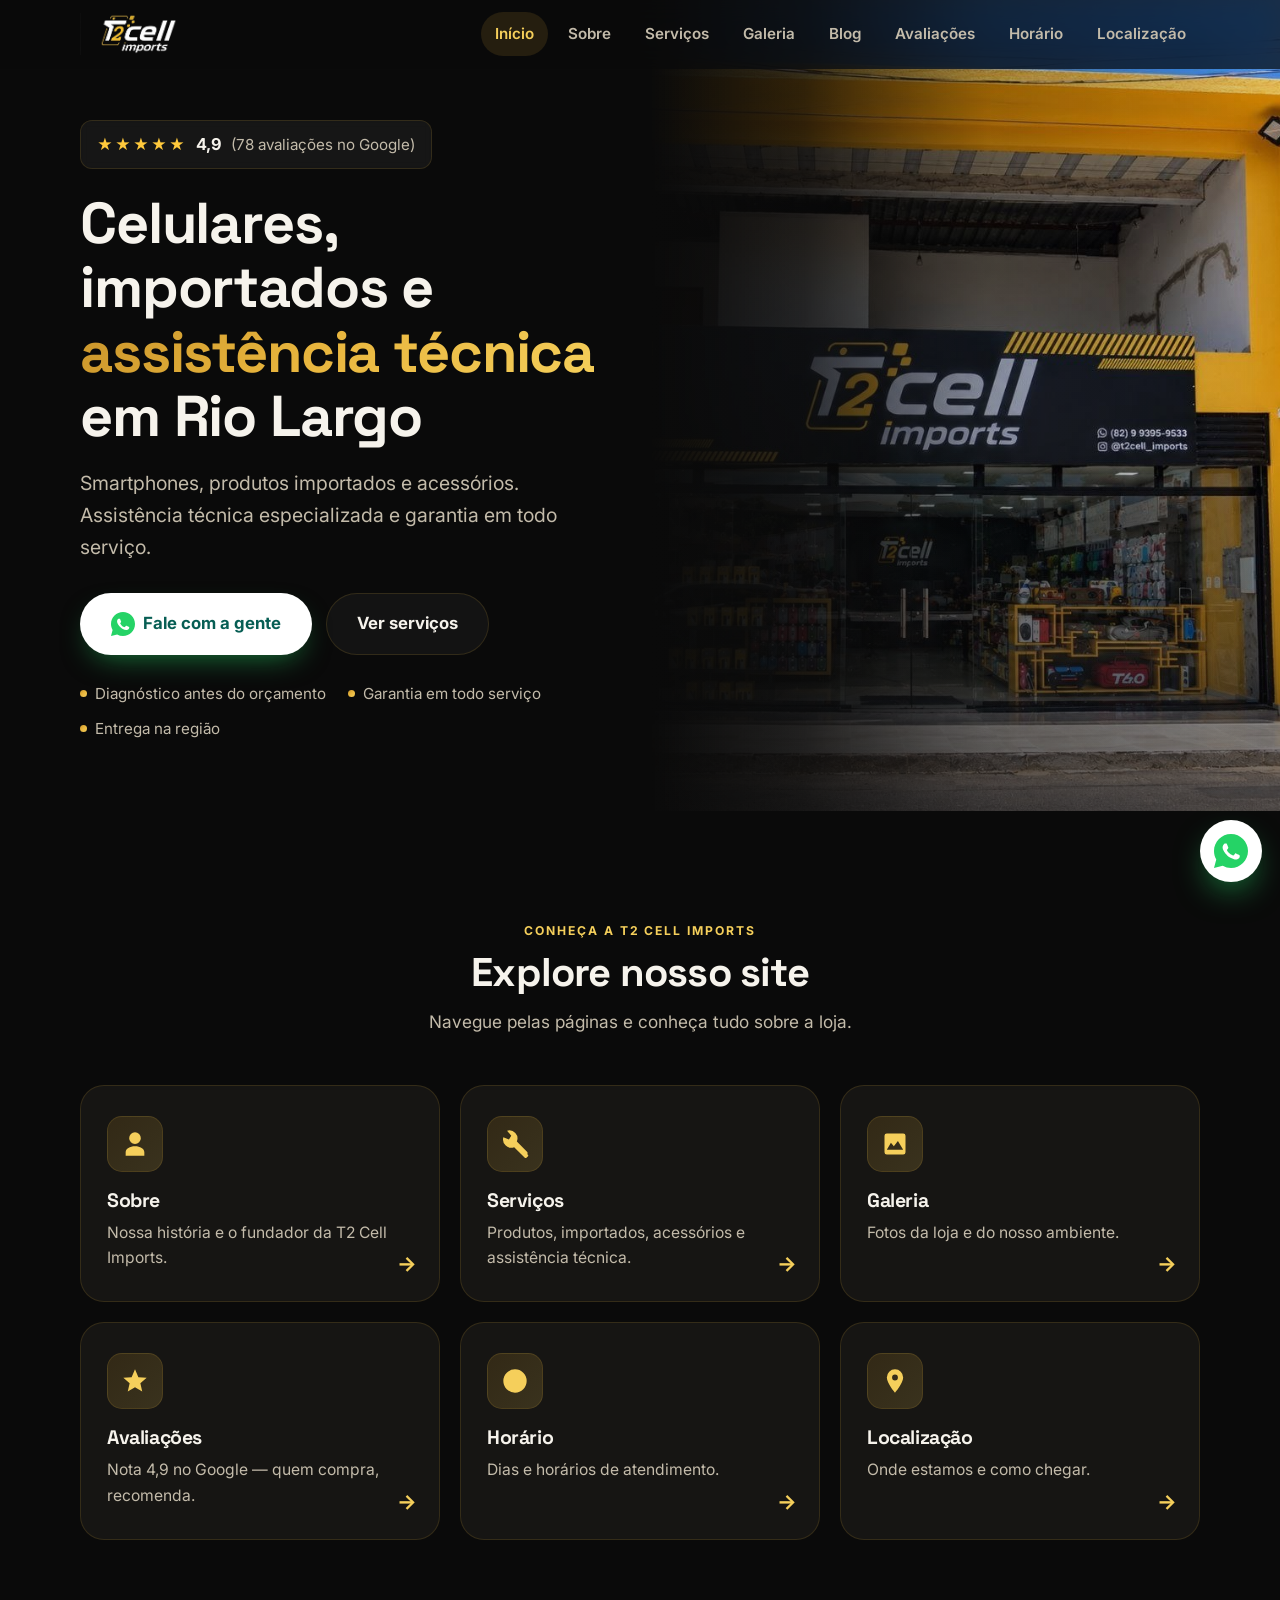
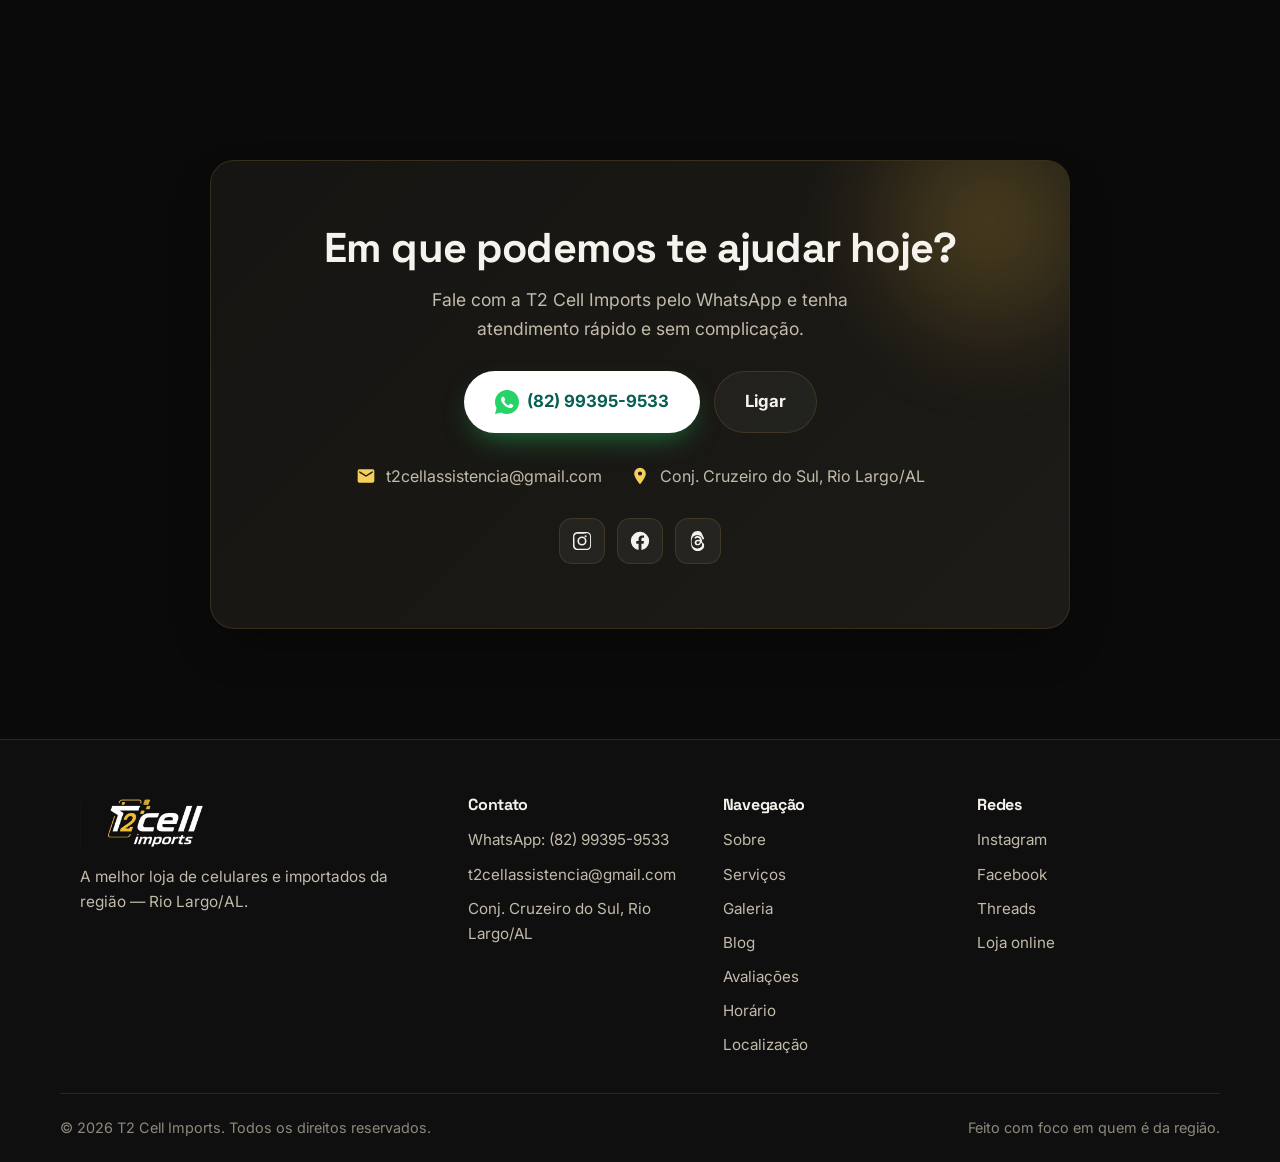
<file: index.html>
<!DOCTYPE html>
<html lang="pt-BR">
<head>
  <meta charset="UTF-8" />
  <meta name="viewport" content="width=device-width, initial-scale=1.0" />
  <meta name="theme-color" content="#0a0a0a" />
  <title>T2 Cell Imports — Celulares, Importados e Assistência Técnica em Rio Largo/AL</title>
  <meta name="description" content="T2 Cell Imports em Rio Largo (AL): smartphones, importados, acessórios e assistência técnica especializada. Nota 4,9 no Google. Fale no WhatsApp (82) 99395-9533." />
  <meta name="author" content="T2 Cell Imports" />
  <link rel="canonical" href="https://t2cellimports.com.br/" />
  <meta property="og:type" content="business.business" />
  <meta property="og:title" content="T2 Cell Imports — Celulares, Importados e Assistência Técnica em Rio Largo/AL" />
  <meta property="og:description" content="T2 Cell Imports em Rio Largo (AL): smartphones, importados, acessórios e assistência técnica especializada. Nota 4,9 no Google. Fale no WhatsApp (82) 99395-9533." />
  <meta property="og:locale" content="pt_BR" />
  <meta property="og:site_name" content="T2 Cell Imports" />
  <meta property="og:url" content="https://t2cellimports.com.br/" />
  <meta property="og:image" content="assets/og-image.svg" />
  <meta name="twitter:card" content="summary_large_image" />
  <meta name="twitter:title" content="T2 Cell Imports — Celulares, Importados e Assistência Técnica em Rio Largo/AL" />
  <meta name="twitter:description" content="T2 Cell Imports em Rio Largo (AL): smartphones, importados, acessórios e assistência técnica especializada. Nota 4,9 no Google. Fale no WhatsApp (82) 99395-9533." />
  <meta name="twitter:image" content="assets/og-image.svg" />
  <link rel="icon" href="data:image/svg+xml,%3Csvg xmlns='http://www.w3.org/2000/svg' viewBox='0 0 100 100'%3E%3Crect width='100' height='100' rx='24' fill='%230a0a0a'/%3E%3Ctext x='50' y='70' font-family='Arial,sans-serif' font-size='56' font-weight='900' text-anchor='middle' fill='%23e8b53d'%3ET2%3C/text%3E%3C/svg%3E" />
  <link rel="apple-touch-icon" href="assets/logo-square.png" />
  <link rel="preconnect" href="https://fonts.googleapis.com" />
  <link rel="preconnect" href="https://fonts.gstatic.com" crossorigin />
  <link href="https://fonts.googleapis.com/css2?family=Space+Grotesk:wght@500;600;700&family=Inter:wght@400;500;600;700&display=swap" rel="stylesheet" />
  <link rel="stylesheet" href="css/styles.css?v=20" />
  <script type="application/ld+json">
  {
    "@context": "https://schema.org",
    "@type": "ElectronicsStore",
    "name": "T2 Cell Imports",
    "description": "Loja de celulares, importados e acessórios com assistência técnica especializada em Rio Largo, Alagoas.",
    "image": "https://t2cellimports.com.br/assets/og-image.svg",
    "url": "https://t2cellimports.com.br/",
    "telephone": "+5582993959533",
    "email": "t2cellassistencia@gmail.com",
    "priceRange": "$$",
    "currenciesAccepted": "BRL",
    "address": { "@type": "PostalAddress", "streetAddress": "Conjunto Cruzeiro do Sul A1, nº 09", "addressLocality": "Rio Largo", "addressRegion": "AL", "postalCode": "57100-000", "addressCountry": "BR" },
    "geo": { "@type": "GeoCoordinates", "latitude": -9.5343182, "longitude": -35.8074484 },
    "hasMap": "https://www.google.com/maps?cid=3464730312489425127",
    "sameAs": [ "https://www.instagram.com/t2cell_imports", "https://www.facebook.com/p/T2-cell-imports-100078461546081/", "https://www.threads.com/@t2cell_imports", "https://t2cellimports.mercadorio.com.br/" ],
    "openingHoursSpecification": [
      { "@type": "OpeningHoursSpecification", "dayOfWeek": ["Monday","Tuesday","Wednesday","Thursday","Friday","Saturday"], "opens": "08:00", "closes": "19:00" },
      { "@type": "OpeningHoursSpecification", "dayOfWeek": "Sunday", "opens": "08:00", "closes": "12:00" }
    ],
    "aggregateRating": { "@type": "AggregateRating", "ratingValue": "4.9", "reviewCount": "78", "bestRating": "5" },
    "department": { "@type": "Service", "name": "Assistência Técnica Especializada" }
  }
  </script>
</head>
<body>
  <a href="#main" class="skip-link">Pular para o conteúdo</a>
  <header class="site-header" id="top">
    <div class="container header-inner">
      <a href="index.html" class="brand" aria-label="T2 Cell Imports — início">
        <img src="assets/logo.png" alt="T2 Cell Imports" class="brand-logo" width="860" height="370" />
      </a>
      <nav class="main-nav" aria-label="Navegação principal">
        <button class="nav-toggle" aria-expanded="false" aria-controls="nav-list" aria-label="Abrir menu">
          <span></span><span></span><span></span>
        </button>
        <ul class="nav-list" id="nav-list">
          <li><a href="index.html" class="active" aria-current="page">Início</a></li>
          <li><a href="sobre.html">Sobre</a></li>
          <li><a href="servicos.html">Serviços</a></li>
          <li><a href="galeria.html">Galeria</a></li>
          <li><a href="blog.html">Blog</a></li>
          <li><a href="avaliacoes.html">Avaliações</a></li>
          <li><a href="horario.html">Horário</a></li>
          <li><a href="localizacao.html">Localização</a></li>
        </ul>
      </nav>
    </div>
  </header>

  <main id="main">
    <section class="hero" aria-labelledby="hero-title">
      <div class="hero-photo" aria-hidden="true">
        <img src="assets/store.jpg" alt="" width="1280" height="960" fetchpriority="high" />
        <span class="hero-photo-veil"></span>
      </div>
      <div class="container">
        <div class="hero-inner">
          <div class="rating-badge reveal" role="img" aria-label="Nota 4,9 de 5 com 78 avaliações no Google">
            <span class="stars" aria-hidden="true">★★★★★</span>
            <strong>4,9</strong> <span class="rating-badge-meta">(78 avaliações no Google)</span>
          </div>
          <h1 id="hero-title" class="hero-title reveal">
            Celulares, importados e <span class="grad-text">assistência técnica</span> em Rio Largo
          </h1>
          <p class="hero-sub reveal">
            Smartphones, produtos importados e acessórios. Assistência técnica especializada e garantia em todo serviço.
          </p>
          <div class="hero-actions reveal">
            <a class="btn btn-wa btn-lg" href="https://wa.me/5582993959533?text=Ol%C3%A1!%20Vim%20pelo%20site%20e%20gostaria%20de%20mais%20informa%C3%A7%C3%B5es." target="_blank" rel="noopener">
              <svg viewBox="0 0 32 32" aria-hidden="true" class="whats-logo"><path fill="#25D366" d="M16 0C7.164 0 0 7.164 0 16c0 2.82.737 5.57 2.137 7.993L0 32l8.2-2.15A15.93 15.93 0 0 0 16 32c8.836 0 16-7.164 16-16S24.836 0 16 0z"/><path fill="#fff" d="M23.4 19.6c-.4-.2-2.34-1.15-2.7-1.28-.36-.13-.63-.2-.9.2-.26.4-1.03 1.28-1.26 1.54-.23.27-.46.3-.86.1-.4-.2-1.67-.62-3.18-1.96-1.18-1.05-1.97-2.34-2.2-2.74-.23-.4-.02-.61.17-.81.18-.18.4-.46.6-.7.2-.23.26-.4.4-.66.13-.27.06-.5-.03-.7-.1-.2-.9-2.16-1.23-2.96-.32-.78-.65-.67-.9-.68l-.76-.02c-.26 0-.7.1-1.06.5-.36.4-1.4 1.36-1.4 3.32 0 1.96 1.43 3.85 1.63 4.12.2.27 2.82 4.3 6.82 6.03.95.4 1.7.65 2.28.84.96.3 1.83.26 2.52.16.77-.12 2.34-.96 2.67-1.88.33-.92.33-1.72.23-1.88-.1-.16-.36-.26-.76-.46z"/></svg>
              Fale com a gente
            </a>
            <a class="btn btn-ghost btn-lg" href="servicos.html">Ver serviços</a>
          </div>
          <ul class="hero-badges reveal" aria-label="Destaques">
            <li>Diagnóstico antes do orçamento</li>
            <li>Garantia em todo serviço</li>
            <li>Entrega na região</li>
          </ul>
        </div>
      </div>
    </section>
    <section class="section">
      <div class="container">
        <header class="section-head">
          <p class="eyebrow reveal">Conheça a T2 Cell Imports</p>
          <h2 class="reveal">Explore nosso site</h2>
          <p class="section-lead reveal">Navegue pelas páginas e conheça tudo sobre a loja.</p>
        </header>
        <div class="cards-grid">
          <a class="card nav-card reveal" href="sobre.html">
            <div class="card-ic" aria-hidden="true"><svg viewBox="0 0 24 24"><path fill="currentColor" d="M12 2a5 5 0 1 0 0 10 5 5 0 0 0 0-10m0 12c-4.4 0-8 2.2-8 5v3h16v-3c0-2.8-3.6-5-8-5"/></svg></div>
            <h3>Sobre</h3>
            <p>Nossa história e o fundador da T2 Cell Imports.</p>
            <span class="card-arrow" aria-hidden="true">→</span>
          </a>
          <a class="card nav-card reveal" href="servicos.html">
            <div class="card-ic" aria-hidden="true"><svg viewBox="0 0 24 24"><path fill="currentColor" d="m22.7 19-9.1-9.1a7 7 0 0 0-8.4-9.3L8.8 5l-2 3.2L2 6.3a7 7 0 0 0 9.3 8.4l9.1 9.1a1 1 0 0 0 1.4 0l.9-.9a1 1 0 0 0 0-1.9"/></svg></div>
            <h3>Serviços</h3>
            <p>Produtos, importados, acessórios e assistência técnica.</p>
            <span class="card-arrow" aria-hidden="true">→</span>
          </a>
          <a class="card nav-card reveal" href="galeria.html">
            <div class="card-ic" aria-hidden="true"><svg viewBox="0 0 24 24"><path fill="currentColor" d="M21 19V5a2 2 0 0 0-2-2H5a2 2 0 0 0-2 2v14a2 2 0 0 0 2 2h14a2 2 0 0 0 2-2M8.5 11l2.5 3 3.5-4.5L19 17H5z"/></svg></div>
            <h3>Galeria</h3>
            <p>Fotos da loja e do nosso ambiente.</p>
            <span class="card-arrow" aria-hidden="true">→</span>
          </a>
          <a class="card nav-card reveal" href="avaliacoes.html">
            <div class="card-ic" aria-hidden="true"><svg viewBox="0 0 24 24"><path fill="currentColor" d="m12 17.3 6.2 3.7-1.6-7 5.4-4.7-7.1-.6L12 2 9.1 8.7 2 9.3l5.4 4.7-1.6 7z"/></svg></div>
            <h3>Avaliações</h3>
            <p>Nota 4,9 no Google — quem compra, recomenda.</p>
            <span class="card-arrow" aria-hidden="true">→</span>
          </a>
          <a class="card nav-card reveal" href="horario.html">
            <div class="card-ic" aria-hidden="true"><svg viewBox="0 0 24 24"><path fill="currentColor" d="M12 2a10 10 0 1 0 0 20 10 10 0 0 0 0-20m1 10V6h-2v8h7v-2z"/></svg></div>
            <h3>Horário</h3>
            <p>Dias e horários de atendimento.</p>
            <span class="card-arrow" aria-hidden="true">→</span>
          </a>
          <a class="card nav-card reveal" href="localizacao.html">
            <div class="card-ic" aria-hidden="true"><svg viewBox="0 0 24 24"><path fill="currentColor" d="M12 2a7 7 0 0 0-7 7c0 5 7 13 7 13s7-8 7-13a7 7 0 0 0-7-7m0 9.5A2.5 2.5 0 1 1 12 6.5a2.5 2.5 0 0 1 0 5"/></svg></div>
            <h3>Localização</h3>
            <p>Onde estamos e como chegar.</p>
            <span class="card-arrow" aria-hidden="true">→</span>
          </a>
        </div>
      </div>
    </section>
    <section class="section contact-cta" id="contato" aria-labelledby="cta-title">
      <div class="container">
        <div class="cta-box reveal">
          <h2 id="cta-title">Em que podemos te ajudar hoje?</h2>
          <p>Fale com a T2 Cell Imports pelo WhatsApp e tenha atendimento rápido e sem complicação.</p>
          <div class="cta-actions">
            <a class="btn btn-wa btn-lg" href="https://wa.me/5582993959533?text=Ol%C3%A1!%20Vim%20pelo%20site%20e%20gostaria%20de%20mais%20informa%C3%A7%C3%B5es." target="_blank" rel="noopener">
              <svg viewBox="0 0 32 32" aria-hidden="true" class="whats-logo"><path fill="#25D366" d="M16 0C7.164 0 0 7.164 0 16c0 2.82.737 5.57 2.137 7.993L0 32l8.2-2.15A15.93 15.93 0 0 0 16 32c8.836 0 16-7.164 16-16S24.836 0 16 0z"/><path fill="#fff" d="M23.4 19.6c-.4-.2-2.34-1.15-2.7-1.28-.36-.13-.63-.2-.9.2-.26.4-1.03 1.28-1.26 1.54-.23.27-.46.3-.86.1-.4-.2-1.67-.62-3.18-1.96-1.18-1.05-1.97-2.34-2.2-2.74-.23-.4-.02-.61.17-.81.18-.18.4-.46.6-.7.2-.23.26-.4.4-.66.13-.27.06-.5-.03-.7-.1-.2-.9-2.16-1.23-2.96-.32-.78-.65-.67-.9-.68l-.76-.02c-.26 0-.7.1-1.06.5-.36.4-1.4 1.36-1.4 3.32 0 1.96 1.43 3.85 1.63 4.12.2.27 2.82 4.3 6.82 6.03.95.4 1.7.65 2.28.84.96.3 1.83.26 2.52.16.77-.12 2.34-.96 2.67-1.88.33-.92.33-1.72.23-1.88-.1-.16-.36-.26-.76-.46z"/></svg>
              (82) 99395-9533
            </a>
            <a class="btn btn-ghost btn-lg" href="tel:+5582993959533">Ligar</a>
          </div>
          <ul class="contact-list">
            <li>
              <svg class="ic" viewBox="0 0 24 24" aria-hidden="true"><path fill="currentColor" d="M20 4H4a2 2 0 0 0-2 2v12a2 2 0 0 0 2 2h16a2 2 0 0 0 2-2V6a2 2 0 0 0-2-2m0 4-8 5-8-5V6l8 5 8-5z"/></svg>
              <a href="mailto:t2cellassistencia@gmail.com">t2cellassistencia@gmail.com</a>
            </li>
            <li>
              <svg class="ic" viewBox="0 0 24 24" aria-hidden="true"><path fill="currentColor" d="M12 2a7 7 0 0 0-7 7c0 5 7 13 7 13s7-8 7-13a7 7 0 0 0-7-7m0 9.5A2.5 2.5 0 1 1 12 6.5a2.5 2.5 0 0 1 0 5"/></svg>
              Conj. Cruzeiro do Sul, Rio Largo/AL
            </li>
          </ul>
          <div class="social-row" aria-label="Redes sociais">
            <a href="https://www.instagram.com/t2cell_imports" target="_blank" rel="noopener" aria-label="Instagram">
              <svg viewBox="0 0 24 24" aria-hidden="true"><path fill="currentColor" d="M12 2.2c3.2 0 3.6 0 4.9.07 1.2.06 1.8.25 2.2.42.56.22.96.48 1.38.9.42.42.68.82.9 1.38.17.4.36 1 .42 2.2.07 1.3.07 1.7.07 4.9s0 3.6-.07 4.9c-.06 1.2-.25 1.8-.42 2.2a3.7 3.7 0 0 1-.9 1.38c-.42.42-.82.68-1.38.9-.4.17-1 .36-2.2.42-1.3.07-1.7.07-4.9.07s-3.6 0-4.9-.07c-1.2-.06-1.8-.25-2.2-.42a3.7 3.7 0 0 1-1.38-.9 3.7 3.7 0 0 1-.9-1.38c-.17-.4-.36-1-.42-2.2C2.2 15.6 2.2 15.2 2.2 12s0-3.6.07-4.9c.06-1.2.25-1.8.42-2.2.22-.56.48-.96.9-1.38.42-.42.82-.68 1.38-.9.4-.17 1-.36 2.2-.42C8.4 2.2 8.8 2.2 12 2.2m0 1.8c-3.1 0-3.5 0-4.7.07-.9.04-1.4.2-1.7.32-.43.17-.73.37-1.05.69-.32.32-.52.62-.69 1.05-.12.3-.28.8-.32 1.7C3.8 8.5 3.8 8.9 3.8 12s0 3.5.07 4.7c.04.9.2 1.4.32 1.7.17.43.37.73.69 1.05.32.32.62.52 1.05.69.3.12.8.28 1.7.32 1.2.07 1.6.07 4.7.07s3.5 0 4.7-.07c.9-.04 1.4-.2 1.7-.32.43-.17.73-.37 1.05-.69.32-.32.52-.62.69-1.05.12-.3.28-.8.32-1.7.07-1.2.07-1.6.07-4.7s0-3.5-.07-4.7c-.04-.9-.2-1.4-.32-1.7a2.8 2.8 0 0 0-.69-1.05 2.8 2.8 0 0 0-1.05-.69c-.3-.12-.8-.28-1.7-.32C15.5 4 15.1 4 12 4m0 3.06A4.94 4.94 0 1 0 12 17a4.94 4.94 0 0 0 0-9.88m0 8.15A3.2 3.2 0 1 1 12 8.8a3.2 3.2 0 0 1 0 6.4m5.1-8.35a1.15 1.15 0 1 1-2.3 0 1.15 1.15 0 0 1 2.3 0"/></svg>
            </a>
            <a href="https://www.facebook.com/p/T2-cell-imports-100078461546081/" target="_blank" rel="noopener" aria-label="Facebook">
              <svg viewBox="0 0 24 24" aria-hidden="true"><path fill="currentColor" d="M22 12a10 10 0 1 0-11.56 9.88v-6.99H7.9V12h2.54V9.8c0-2.5 1.49-3.89 3.77-3.89 1.1 0 2.24.2 2.24.2v2.46h-1.26c-1.24 0-1.63.77-1.63 1.56V12h2.78l-.44 2.89h-2.34v6.99A10 10 0 0 0 22 12"/></svg>
            </a>
            <a href="https://www.threads.com/@t2cell_imports" target="_blank" rel="noopener" aria-label="Threads">
              <svg viewBox="0 0 24 24" aria-hidden="true"><path fill="currentColor" d="M16.5 11.3c-.1 0-.2-.1-.3-.1-.2-3-1.8-4.7-4.5-4.7-1.6 0-3 .7-3.8 2l1.5 1c.6-.9 1.5-1.1 2.3-1.1 1.5 0 2.3.9 2.4 2.3-.6-.1-1.2-.2-1.9-.2-2.4 0-4 1.3-3.9 3.3.1 1.9 1.7 2.9 3.4 2.9 1.6 0 3.3-.8 3.6-3.1.4.3.8.8 1 1.4.3.9.3 2.4-.9 3.6-1 1-2.3 1.5-4.2 1.5-2.1 0-3.7-.7-4.7-2-1-1.3-1.5-3-1.5-5.2s.5-3.9 1.5-5.2c1-1.3 2.6-2 4.7-2 2.1 0 3.6.7 4.7 2.1.5.7.9 1.5 1.1 2.5l1.8-.5c-.3-1.3-.8-2.4-1.5-3.3C16.2 2 14.3 1 11.7 1 7.3 1 4.2 4 4.2 12s3.1 11 7.5 11c2.4 0 4.3-.8 5.6-2.2 1.7-1.8 1.6-4.1 1.1-5.5-.4-1-1.1-1.8-2-2.3zm-4.3 4c-.9 0-1.9-.4-1.9-1.4-.1-.8.6-1.5 2-1.5.6 0 1.2.1 1.7.2-.2 1.9-1.2 2.6-1.8 2.7z"/></svg>
            </a>
          </div>
        </div>
      </div>
    </section>
  </main>

  <footer class="site-footer">
    <div class="container footer-inner">
      <div class="footer-brand">
        <img src="assets/logo.png" alt="T2 Cell Imports" class="brand-logo footer-logo" width="860" height="370" />
        <p class="footer-tag">A melhor loja de celulares e importados da região — Rio Largo/AL.</p>
      </div>
      <div class="footer-col">
        <h4>Contato</h4>
        <ul>
          <li><a href="https://wa.me/5582993959533" target="_blank" rel="noopener">WhatsApp: (82) 99395-9533</a></li>
          <li><a href="mailto:t2cellassistencia@gmail.com">t2cellassistencia@gmail.com</a></li>
          <li>Conj. Cruzeiro do Sul, Rio Largo/AL</li>
        </ul>
      </div>
      <div class="footer-col">
        <h4>Navegação</h4>
        <ul>
          <li><a href="sobre.html">Sobre</a></li>
          <li><a href="servicos.html">Serviços</a></li>
          <li><a href="galeria.html">Galeria</a></li>
          <li><a href="blog.html">Blog</a></li>
          <li><a href="avaliacoes.html">Avaliações</a></li>
          <li><a href="horario.html">Horário</a></li>
          <li><a href="localizacao.html">Localização</a></li>
        </ul>
      </div>
      <div class="footer-col">
        <h4>Redes</h4>
        <ul>
          <li><a href="https://www.instagram.com/t2cell_imports" target="_blank" rel="noopener">Instagram</a></li>
          <li><a href="https://www.facebook.com/p/T2-cell-imports-100078461546081/" target="_blank" rel="noopener">Facebook</a></li>
          <li><a href="https://www.threads.com/@t2cell_imports" target="_blank" rel="noopener">Threads</a></li>
          <li><a href="https://t2cellimports.mercadorio.com.br/" target="_blank" rel="noopener">Loja online</a></li>
        </ul>
      </div>
    </div>
    <div class="container footer-bottom">
      <p>© <span id="year">2026</span> T2 Cell Imports. Todos os direitos reservados.</p>
      <p class="muted">Feito com foco em quem é da região.</p>
    </div>
  </footer>

  <a class="whats-float" href="https://wa.me/5582993959533?text=Ol%C3%A1!%20Vim%20pelo%20site%20e%20gostaria%20de%20mais%20informa%C3%A7%C3%B5es." target="_blank" rel="noopener" aria-label="Falar no WhatsApp">
    <svg viewBox="0 0 32 32" aria-hidden="true" class="whats-logo">
      <path fill="#25D366" d="M16 0C7.164 0 0 7.164 0 16c0 2.82.737 5.57 2.137 7.993L0 32l8.2-2.15A15.93 15.93 0 0 0 16 32c8.836 0 16-7.164 16-16S24.836 0 16 0z"/>
      <path fill="#fff" d="M23.4 19.6c-.4-.2-2.34-1.15-2.7-1.28-.36-.13-.63-.2-.9.2-.26.4-1.03 1.28-1.26 1.54-.23.27-.46.3-.86.1-.4-.2-1.67-.62-3.18-1.96-1.18-1.05-1.97-2.34-2.2-2.74-.23-.4-.02-.61.17-.81.18-.18.4-.46.6-.7.2-.23.26-.4.4-.66.13-.27.06-.5-.03-.7-.1-.2-.9-2.16-1.23-2.96-.32-.78-.65-.67-.9-.68l-.76-.02c-.26 0-.7.1-1.06.5-.36.4-1.4 1.36-1.4 3.32 0 1.96 1.43 3.85 1.63 4.12.2.27 2.82 4.3 6.82 6.03.95.4 1.7.65 2.28.84.96.3 1.83.26 2.52.16.77-.12 2.34-.96 2.67-1.88.33-.92.33-1.72.23-1.88-.1-.16-.36-.26-.76-.46z"/>
    </svg>
    <span class="whats-float-label">Fale conosco</span>
  </a>

  <script src="js/main.js?v=20" defer></script>
</body>
</html>
</file>
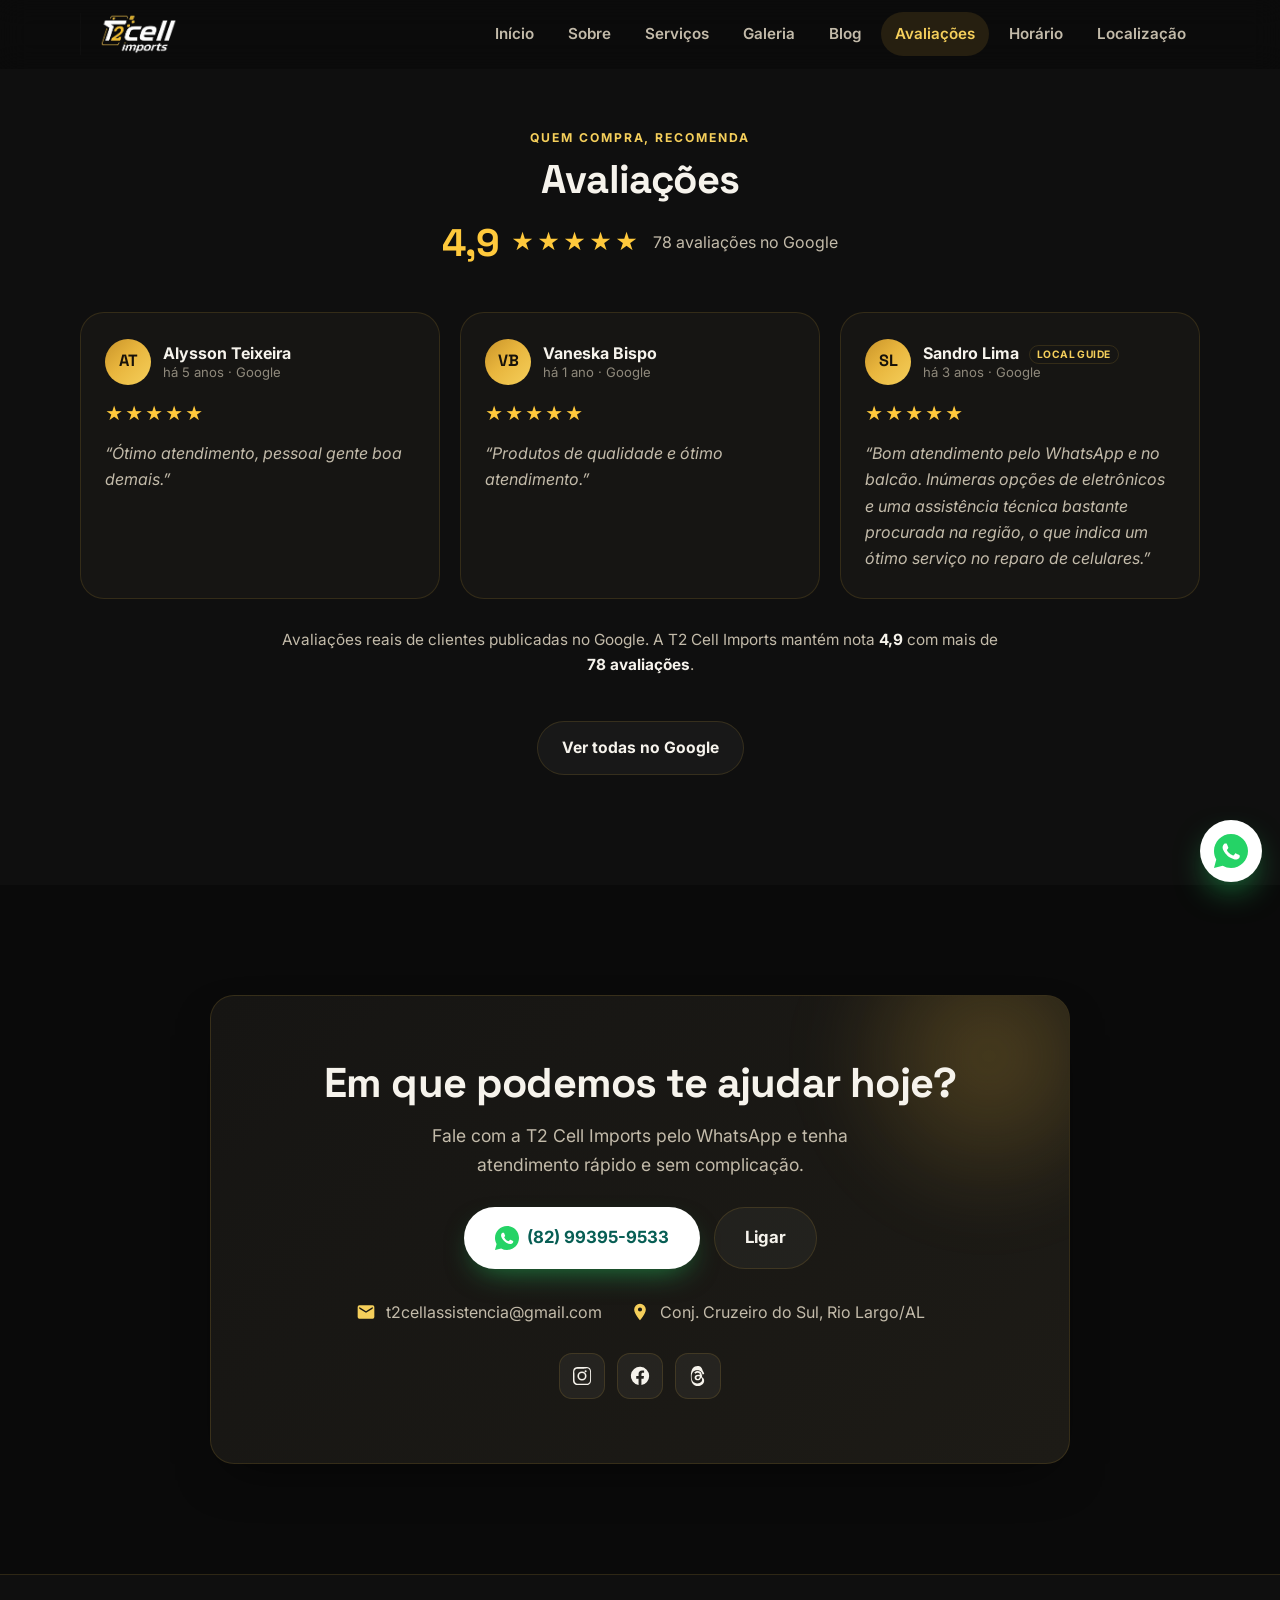
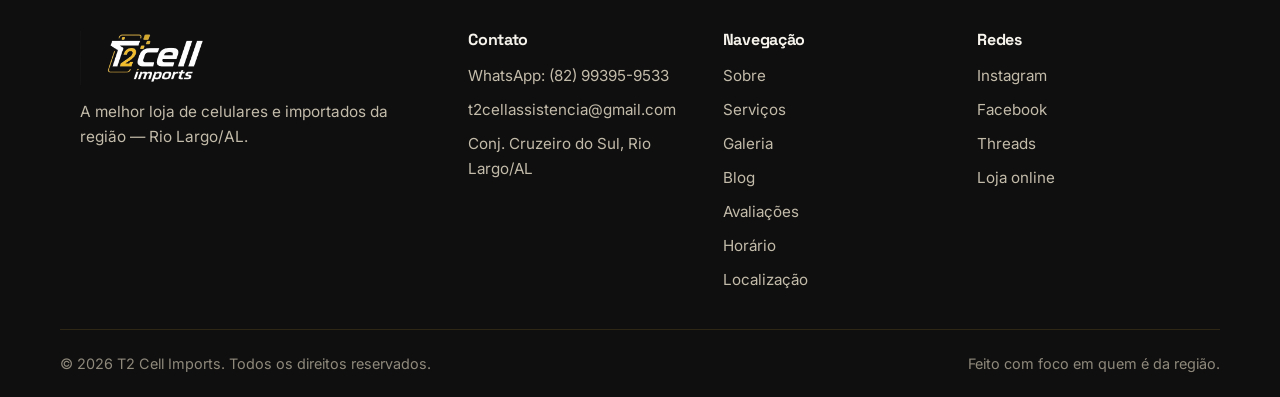
<file: avaliacoes.html>
<!DOCTYPE html>
<html lang="pt-BR">
<head>
  <meta charset="UTF-8" />
  <meta name="viewport" content="width=device-width, initial-scale=1.0" />
  <meta name="theme-color" content="#0a0a0a" />
  <title>Avaliações — T2 Cell Imports | Nota 4,9 no Google</title>
  <meta name="description" content="A T2 Cell Imports tem nota 4,9 no Google com 78 avaliações. Veja o que os clientes de Rio Largo dizem sobre a loja." />
  <meta name="author" content="T2 Cell Imports" />
  <link rel="canonical" href="https://t2cellimports.com.br/avaliacoes.html" />
  <meta property="og:type" content="business.business" />
  <meta property="og:title" content="Avaliações — T2 Cell Imports | Nota 4,9 no Google" />
  <meta property="og:description" content="A T2 Cell Imports tem nota 4,9 no Google com 78 avaliações. Veja o que os clientes de Rio Largo dizem sobre a loja." />
  <meta property="og:locale" content="pt_BR" />
  <meta property="og:site_name" content="T2 Cell Imports" />
  <meta property="og:url" content="https://t2cellimports.com.br/avaliacoes.html" />
  <meta property="og:image" content="assets/og-image.svg" />
  <meta name="twitter:card" content="summary_large_image" />
  <meta name="twitter:title" content="Avaliações — T2 Cell Imports | Nota 4,9 no Google" />
  <meta name="twitter:description" content="A T2 Cell Imports tem nota 4,9 no Google com 78 avaliações. Veja o que os clientes de Rio Largo dizem sobre a loja." />
  <meta name="twitter:image" content="assets/og-image.svg" />
  <link rel="icon" href="data:image/svg+xml,%3Csvg xmlns='http://www.w3.org/2000/svg' viewBox='0 0 100 100'%3E%3Crect width='100' height='100' rx='24' fill='%230a0a0a'/%3E%3Ctext x='50' y='70' font-family='Arial,sans-serif' font-size='56' font-weight='900' text-anchor='middle' fill='%23e8b53d'%3ET2%3C/text%3E%3C/svg%3E" />
  <link rel="apple-touch-icon" href="assets/logo-square.png" />
  <link rel="preconnect" href="https://fonts.googleapis.com" />
  <link rel="preconnect" href="https://fonts.gstatic.com" crossorigin />
  <link href="https://fonts.googleapis.com/css2?family=Space+Grotesk:wght@500;600;700&family=Inter:wght@400;500;600;700&display=swap" rel="stylesheet" />
  <link rel="stylesheet" href="css/styles.css?v=20" />
</head>
<body>
  <a href="#main" class="skip-link">Pular para o conteúdo</a>
  <header class="site-header" id="top">
    <div class="container header-inner">
      <a href="index.html" class="brand" aria-label="T2 Cell Imports — início">
        <img src="assets/logo.png" alt="T2 Cell Imports" class="brand-logo" width="860" height="370" />
      </a>
      <nav class="main-nav" aria-label="Navegação principal">
        <button class="nav-toggle" aria-expanded="false" aria-controls="nav-list" aria-label="Abrir menu">
          <span></span><span></span><span></span>
        </button>
        <ul class="nav-list" id="nav-list">
          <li><a href="index.html">Início</a></li>
          <li><a href="sobre.html">Sobre</a></li>
          <li><a href="servicos.html">Serviços</a></li>
          <li><a href="galeria.html">Galeria</a></li>
          <li><a href="blog.html">Blog</a></li>
          <li><a href="avaliacoes.html" class="active" aria-current="page">Avaliações</a></li>
          <li><a href="horario.html">Horário</a></li>
          <li><a href="localizacao.html">Localização</a></li>
        </ul>
      </nav>
    </div>
  </header>

  <main id="main">
    <section class="section section-alt first-section" id="depoimentos" aria-labelledby="dep-title">
      <div class="container">
        <header class="section-head">
          <p class="eyebrow reveal">Quem compra, recomenda</p>
          <h2 id="dep-title" class="reveal">Avaliações</h2>
          <div class="rating-summary reveal" role="img" aria-label="Nota 4,9 de 5 no Google com 78 avaliações">
            <span class="rating-num">4,9</span>
            <span class="rating-stars" aria-hidden="true">★★★★★</span>
            <span class="rating-meta">78 avaliações no Google</span>
          </div>
        </header>
        <div class="reviews" aria-label="Depoimentos de clientes">
          <blockquote class="review reveal">
            <div class="review-head">
              <span class="review-avatar" aria-hidden="true">AT</span>
              <span class="review-who"><span class="review-name">Alysson Teixeira</span><span class="review-when">há 5 anos · Google</span></span>
            </div>
            <span class="stars" aria-hidden="true">★★★★★</span>
            <p>&ldquo;Ótimo atendimento, pessoal gente boa demais.&rdquo;</p>
          </blockquote>
          <blockquote class="review reveal">
            <div class="review-head">
              <span class="review-avatar" aria-hidden="true">VB</span>
              <span class="review-who"><span class="review-name">Vaneska Bispo</span><span class="review-when">há 1 ano · Google</span></span>
            </div>
            <span class="stars" aria-hidden="true">★★★★★</span>
            <p>&ldquo;Produtos de qualidade e ótimo atendimento.&rdquo;</p>
          </blockquote>
          <blockquote class="review reveal">
            <div class="review-head">
              <span class="review-avatar" aria-hidden="true">SL</span>
              <span class="review-who"><span class="review-name">Sandro Lima <span class="review-badge">Local Guide</span></span><span class="review-when">há 3 anos · Google</span></span>
            </div>
            <span class="stars" aria-hidden="true">★★★★★</span>
            <p>&ldquo;Bom atendimento pelo WhatsApp e no balcão. Inúmeras opções de eletrônicos e uma assistência técnica bastante procurada na região, o que indica um ótimo serviço no reparo de celulares.&rdquo;</p>
          </blockquote>
        </div>
        <p class="reviews-note reveal">
          Avaliações reais de clientes publicadas no Google. A T2 Cell Imports mantém nota <strong>4,9</strong> com mais de <strong>78 avaliações</strong>.
        </p>
        <div class="serv-cta reveal">
          <a class="btn btn-ghost" href="https://www.google.com/maps?cid=3464730312489425127" target="_blank" rel="noopener">Ver todas no Google</a>
        </div>
      </div>
    </section>
    <section class="section contact-cta" id="contato" aria-labelledby="cta-title">
      <div class="container">
        <div class="cta-box reveal">
          <h2 id="cta-title">Em que podemos te ajudar hoje?</h2>
          <p>Fale com a T2 Cell Imports pelo WhatsApp e tenha atendimento rápido e sem complicação.</p>
          <div class="cta-actions">
            <a class="btn btn-wa btn-lg" href="https://wa.me/5582993959533?text=Ol%C3%A1!%20Vim%20pelo%20site%20e%20gostaria%20de%20mais%20informa%C3%A7%C3%B5es." target="_blank" rel="noopener">
              <svg viewBox="0 0 32 32" aria-hidden="true" class="whats-logo"><path fill="#25D366" d="M16 0C7.164 0 0 7.164 0 16c0 2.82.737 5.57 2.137 7.993L0 32l8.2-2.15A15.93 15.93 0 0 0 16 32c8.836 0 16-7.164 16-16S24.836 0 16 0z"/><path fill="#fff" d="M23.4 19.6c-.4-.2-2.34-1.15-2.7-1.28-.36-.13-.63-.2-.9.2-.26.4-1.03 1.28-1.26 1.54-.23.27-.46.3-.86.1-.4-.2-1.67-.62-3.18-1.96-1.18-1.05-1.97-2.34-2.2-2.74-.23-.4-.02-.61.17-.81.18-.18.4-.46.6-.7.2-.23.26-.4.4-.66.13-.27.06-.5-.03-.7-.1-.2-.9-2.16-1.23-2.96-.32-.78-.65-.67-.9-.68l-.76-.02c-.26 0-.7.1-1.06.5-.36.4-1.4 1.36-1.4 3.32 0 1.96 1.43 3.85 1.63 4.12.2.27 2.82 4.3 6.82 6.03.95.4 1.7.65 2.28.84.96.3 1.83.26 2.52.16.77-.12 2.34-.96 2.67-1.88.33-.92.33-1.72.23-1.88-.1-.16-.36-.26-.76-.46z"/></svg>
              (82) 99395-9533
            </a>
            <a class="btn btn-ghost btn-lg" href="tel:+5582993959533">Ligar</a>
          </div>
          <ul class="contact-list">
            <li>
              <svg class="ic" viewBox="0 0 24 24" aria-hidden="true"><path fill="currentColor" d="M20 4H4a2 2 0 0 0-2 2v12a2 2 0 0 0 2 2h16a2 2 0 0 0 2-2V6a2 2 0 0 0-2-2m0 4-8 5-8-5V6l8 5 8-5z"/></svg>
              <a href="mailto:t2cellassistencia@gmail.com">t2cellassistencia@gmail.com</a>
            </li>
            <li>
              <svg class="ic" viewBox="0 0 24 24" aria-hidden="true"><path fill="currentColor" d="M12 2a7 7 0 0 0-7 7c0 5 7 13 7 13s7-8 7-13a7 7 0 0 0-7-7m0 9.5A2.5 2.5 0 1 1 12 6.5a2.5 2.5 0 0 1 0 5"/></svg>
              Conj. Cruzeiro do Sul, Rio Largo/AL
            </li>
          </ul>
          <div class="social-row" aria-label="Redes sociais">
            <a href="https://www.instagram.com/t2cell_imports" target="_blank" rel="noopener" aria-label="Instagram">
              <svg viewBox="0 0 24 24" aria-hidden="true"><path fill="currentColor" d="M12 2.2c3.2 0 3.6 0 4.9.07 1.2.06 1.8.25 2.2.42.56.22.96.48 1.38.9.42.42.68.82.9 1.38.17.4.36 1 .42 2.2.07 1.3.07 1.7.07 4.9s0 3.6-.07 4.9c-.06 1.2-.25 1.8-.42 2.2a3.7 3.7 0 0 1-.9 1.38c-.42.42-.82.68-1.38.9-.4.17-1 .36-2.2.42-1.3.07-1.7.07-4.9.07s-3.6 0-4.9-.07c-1.2-.06-1.8-.25-2.2-.42a3.7 3.7 0 0 1-1.38-.9 3.7 3.7 0 0 1-.9-1.38c-.17-.4-.36-1-.42-2.2C2.2 15.6 2.2 15.2 2.2 12s0-3.6.07-4.9c.06-1.2.25-1.8.42-2.2.22-.56.48-.96.9-1.38.42-.42.82-.68 1.38-.9.4-.17 1-.36 2.2-.42C8.4 2.2 8.8 2.2 12 2.2m0 1.8c-3.1 0-3.5 0-4.7.07-.9.04-1.4.2-1.7.32-.43.17-.73.37-1.05.69-.32.32-.52.62-.69 1.05-.12.3-.28.8-.32 1.7C3.8 8.5 3.8 8.9 3.8 12s0 3.5.07 4.7c.04.9.2 1.4.32 1.7.17.43.37.73.69 1.05.32.32.62.52 1.05.69.3.12.8.28 1.7.32 1.2.07 1.6.07 4.7.07s3.5 0 4.7-.07c.9-.04 1.4-.2 1.7-.32.43-.17.73-.37 1.05-.69.32-.32.52-.62.69-1.05.12-.3.28-.8.32-1.7.07-1.2.07-1.6.07-4.7s0-3.5-.07-4.7c-.04-.9-.2-1.4-.32-1.7a2.8 2.8 0 0 0-.69-1.05 2.8 2.8 0 0 0-1.05-.69c-.3-.12-.8-.28-1.7-.32C15.5 4 15.1 4 12 4m0 3.06A4.94 4.94 0 1 0 12 17a4.94 4.94 0 0 0 0-9.88m0 8.15A3.2 3.2 0 1 1 12 8.8a3.2 3.2 0 0 1 0 6.4m5.1-8.35a1.15 1.15 0 1 1-2.3 0 1.15 1.15 0 0 1 2.3 0"/></svg>
            </a>
            <a href="https://www.facebook.com/p/T2-cell-imports-100078461546081/" target="_blank" rel="noopener" aria-label="Facebook">
              <svg viewBox="0 0 24 24" aria-hidden="true"><path fill="currentColor" d="M22 12a10 10 0 1 0-11.56 9.88v-6.99H7.9V12h2.54V9.8c0-2.5 1.49-3.89 3.77-3.89 1.1 0 2.24.2 2.24.2v2.46h-1.26c-1.24 0-1.63.77-1.63 1.56V12h2.78l-.44 2.89h-2.34v6.99A10 10 0 0 0 22 12"/></svg>
            </a>
            <a href="https://www.threads.com/@t2cell_imports" target="_blank" rel="noopener" aria-label="Threads">
              <svg viewBox="0 0 24 24" aria-hidden="true"><path fill="currentColor" d="M16.5 11.3c-.1 0-.2-.1-.3-.1-.2-3-1.8-4.7-4.5-4.7-1.6 0-3 .7-3.8 2l1.5 1c.6-.9 1.5-1.1 2.3-1.1 1.5 0 2.3.9 2.4 2.3-.6-.1-1.2-.2-1.9-.2-2.4 0-4 1.3-3.9 3.3.1 1.9 1.7 2.9 3.4 2.9 1.6 0 3.3-.8 3.6-3.1.4.3.8.8 1 1.4.3.9.3 2.4-.9 3.6-1 1-2.3 1.5-4.2 1.5-2.1 0-3.7-.7-4.7-2-1-1.3-1.5-3-1.5-5.2s.5-3.9 1.5-5.2c1-1.3 2.6-2 4.7-2 2.1 0 3.6.7 4.7 2.1.5.7.9 1.5 1.1 2.5l1.8-.5c-.3-1.3-.8-2.4-1.5-3.3C16.2 2 14.3 1 11.7 1 7.3 1 4.2 4 4.2 12s3.1 11 7.5 11c2.4 0 4.3-.8 5.6-2.2 1.7-1.8 1.6-4.1 1.1-5.5-.4-1-1.1-1.8-2-2.3zm-4.3 4c-.9 0-1.9-.4-1.9-1.4-.1-.8.6-1.5 2-1.5.6 0 1.2.1 1.7.2-.2 1.9-1.2 2.6-1.8 2.7z"/></svg>
            </a>
          </div>
        </div>
      </div>
    </section>
  </main>

  <footer class="site-footer">
    <div class="container footer-inner">
      <div class="footer-brand">
        <img src="assets/logo.png" alt="T2 Cell Imports" class="brand-logo footer-logo" width="860" height="370" />
        <p class="footer-tag">A melhor loja de celulares e importados da região — Rio Largo/AL.</p>
      </div>
      <div class="footer-col">
        <h4>Contato</h4>
        <ul>
          <li><a href="https://wa.me/5582993959533" target="_blank" rel="noopener">WhatsApp: (82) 99395-9533</a></li>
          <li><a href="mailto:t2cellassistencia@gmail.com">t2cellassistencia@gmail.com</a></li>
          <li>Conj. Cruzeiro do Sul, Rio Largo/AL</li>
        </ul>
      </div>
      <div class="footer-col">
        <h4>Navegação</h4>
        <ul>
          <li><a href="sobre.html">Sobre</a></li>
          <li><a href="servicos.html">Serviços</a></li>
          <li><a href="galeria.html">Galeria</a></li>
          <li><a href="blog.html">Blog</a></li>
          <li><a href="avaliacoes.html">Avaliações</a></li>
          <li><a href="horario.html">Horário</a></li>
          <li><a href="localizacao.html">Localização</a></li>
        </ul>
      </div>
      <div class="footer-col">
        <h4>Redes</h4>
        <ul>
          <li><a href="https://www.instagram.com/t2cell_imports" target="_blank" rel="noopener">Instagram</a></li>
          <li><a href="https://www.facebook.com/p/T2-cell-imports-100078461546081/" target="_blank" rel="noopener">Facebook</a></li>
          <li><a href="https://www.threads.com/@t2cell_imports" target="_blank" rel="noopener">Threads</a></li>
          <li><a href="https://t2cellimports.mercadorio.com.br/" target="_blank" rel="noopener">Loja online</a></li>
        </ul>
      </div>
    </div>
    <div class="container footer-bottom">
      <p>© <span id="year">2026</span> T2 Cell Imports. Todos os direitos reservados.</p>
      <p class="muted">Feito com foco em quem é da região.</p>
    </div>
  </footer>

  <a class="whats-float" href="https://wa.me/5582993959533?text=Ol%C3%A1!%20Vim%20pelo%20site%20e%20gostaria%20de%20mais%20informa%C3%A7%C3%B5es." target="_blank" rel="noopener" aria-label="Falar no WhatsApp">
    <svg viewBox="0 0 32 32" aria-hidden="true" class="whats-logo">
      <path fill="#25D366" d="M16 0C7.164 0 0 7.164 0 16c0 2.82.737 5.57 2.137 7.993L0 32l8.2-2.15A15.93 15.93 0 0 0 16 32c8.836 0 16-7.164 16-16S24.836 0 16 0z"/>
      <path fill="#fff" d="M23.4 19.6c-.4-.2-2.34-1.15-2.7-1.28-.36-.13-.63-.2-.9.2-.26.4-1.03 1.28-1.26 1.54-.23.27-.46.3-.86.1-.4-.2-1.67-.62-3.18-1.96-1.18-1.05-1.97-2.34-2.2-2.74-.23-.4-.02-.61.17-.81.18-.18.4-.46.6-.7.2-.23.26-.4.4-.66.13-.27.06-.5-.03-.7-.1-.2-.9-2.16-1.23-2.96-.32-.78-.65-.67-.9-.68l-.76-.02c-.26 0-.7.1-1.06.5-.36.4-1.4 1.36-1.4 3.32 0 1.96 1.43 3.85 1.63 4.12.2.27 2.82 4.3 6.82 6.03.95.4 1.7.65 2.28.84.96.3 1.83.26 2.52.16.77-.12 2.34-.96 2.67-1.88.33-.92.33-1.72.23-1.88-.1-.16-.36-.26-.76-.46z"/>
    </svg>
    <span class="whats-float-label">Fale conosco</span>
  </a>

  <script src="js/main.js?v=20" defer></script>
</body>
</html>
</file>
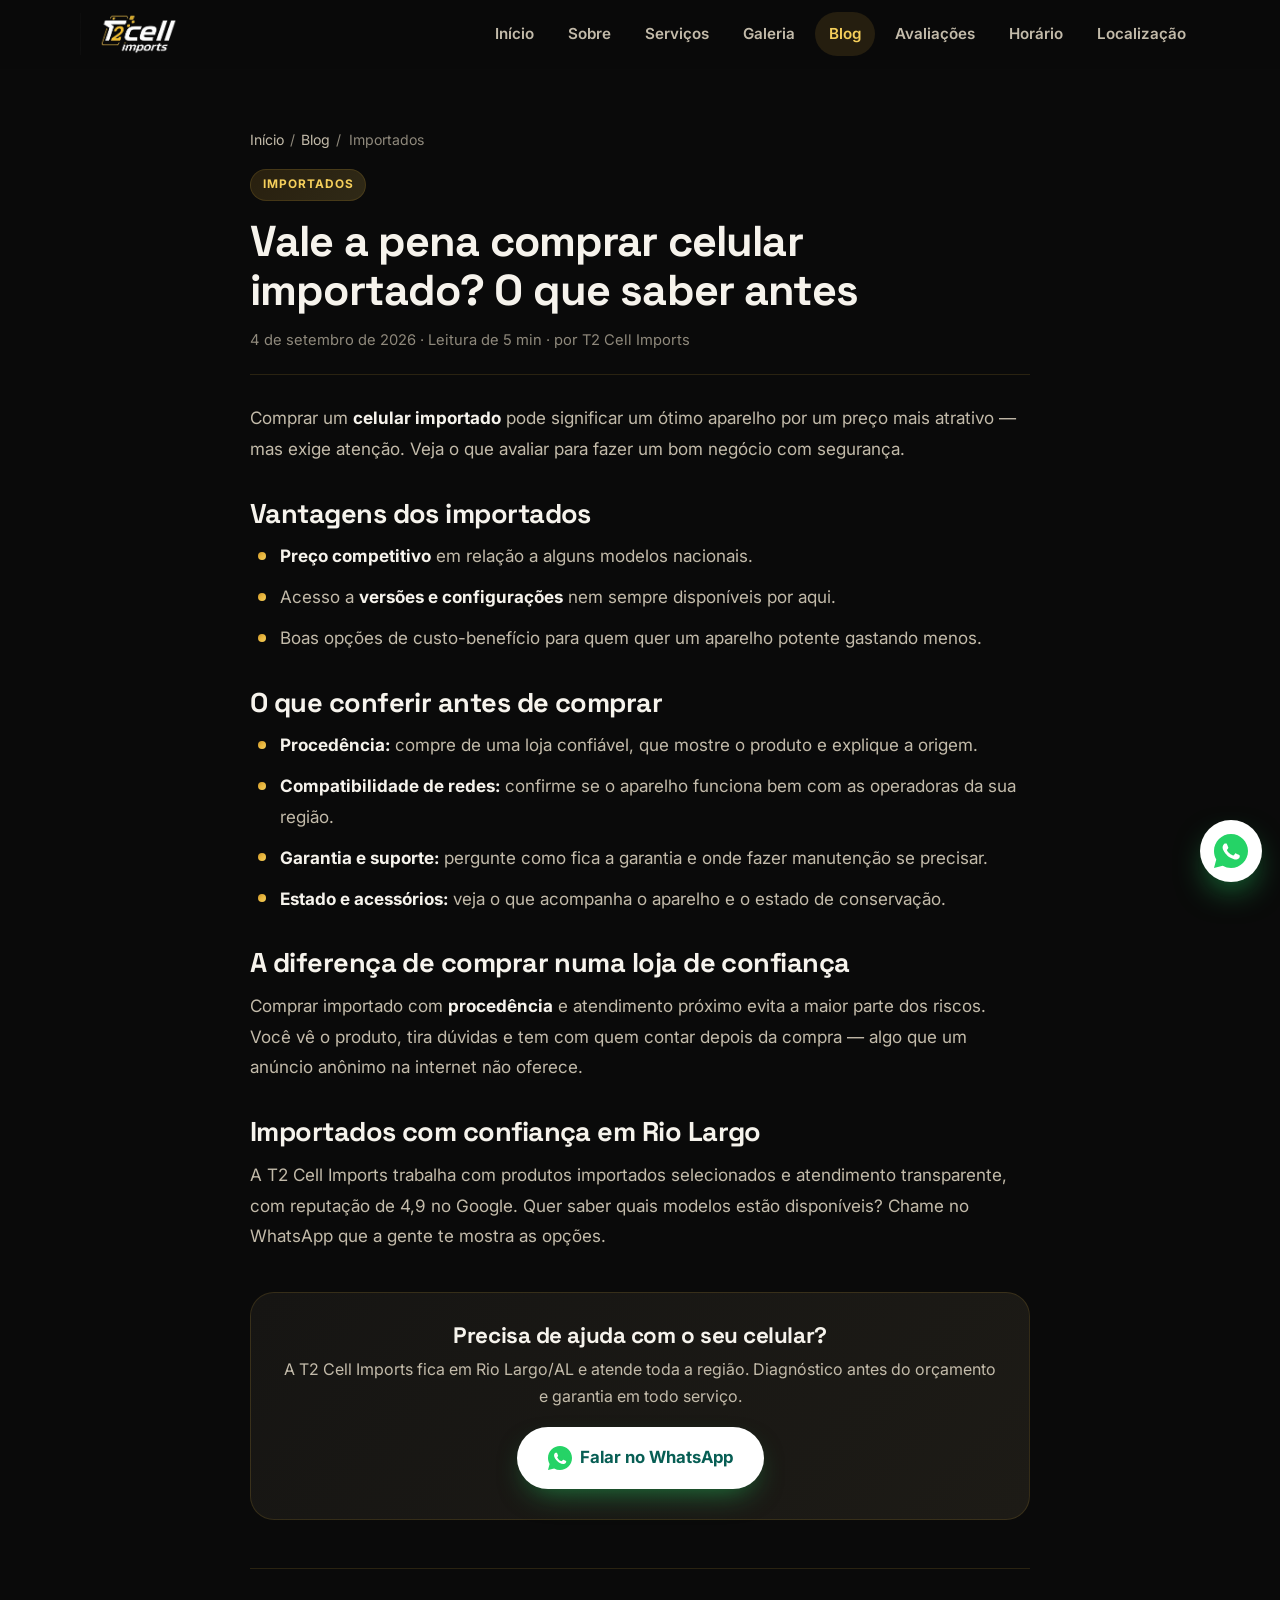
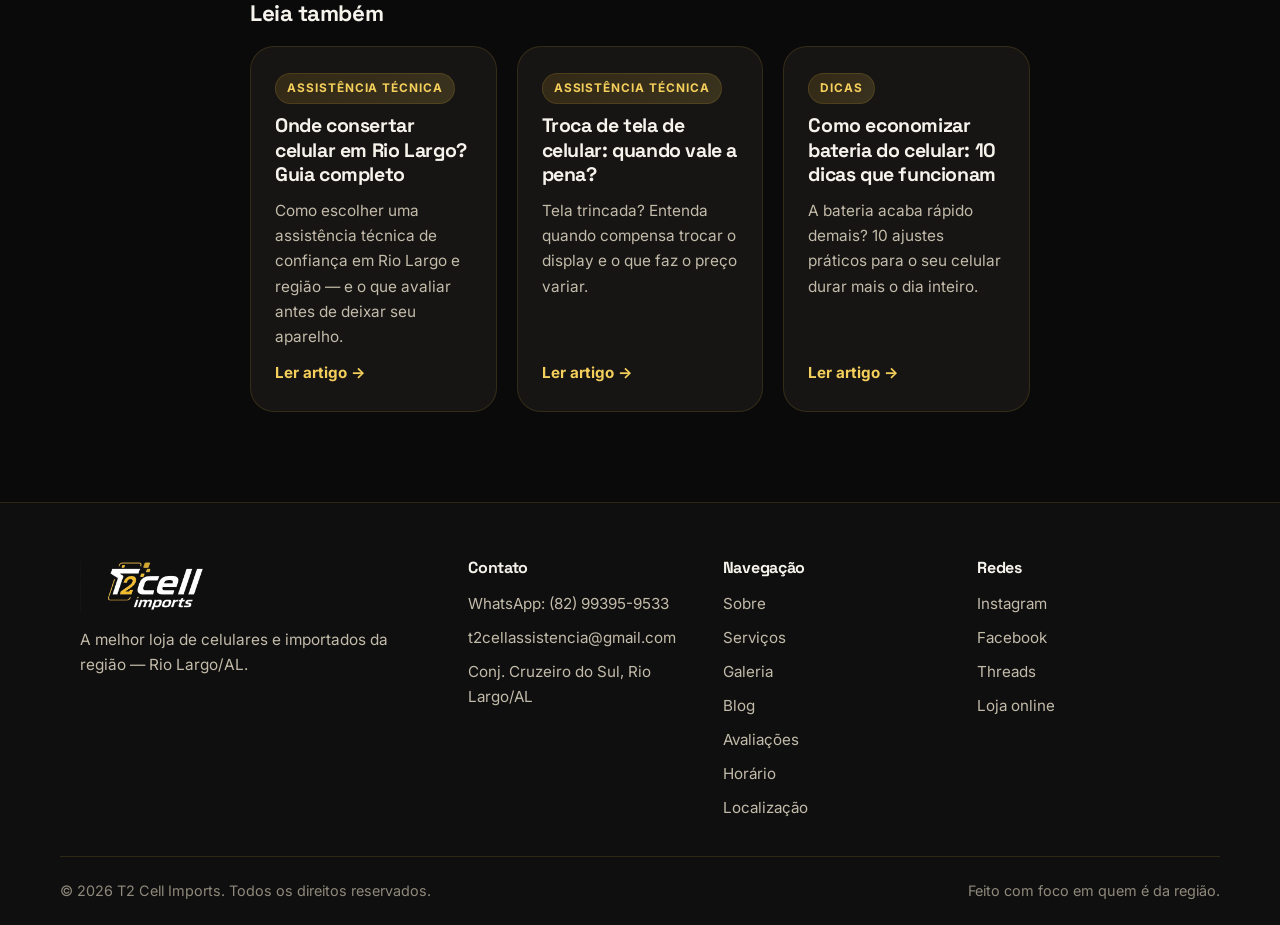
<file: blog-celular-importado-vale-a-pena.html>
<!DOCTYPE html>
<html lang="pt-BR">
<head>
  <meta charset="UTF-8" />
  <meta name="viewport" content="width=device-width, initial-scale=1.0" />
  <meta name="theme-color" content="#0a0a0a" />
  <title>Vale a Pena Comprar Celular Importado? O Que Saber | T2 Cell Imports</title>
  <meta name="description" content="Pensando em comprar um celular importado? Veja vantagens, cuidados e o que conferir para fazer um bom negócio com segurança. Por T2 Cell Imports, Rio Largo/AL." />
  <meta name="author" content="T2 Cell Imports" />
  <link rel="canonical" href="https://t2cellimports.com.br/blog-celular-importado-vale-a-pena.html" />
  <meta property="og:type" content="business.business" />
  <meta property="og:title" content="Vale a Pena Comprar Celular Importado? O Que Saber | T2 Cell Imports" />
  <meta property="og:description" content="Pensando em comprar um celular importado? Veja vantagens, cuidados e o que conferir para fazer um bom negócio com segurança. Por T2 Cell Imports, Rio Largo/AL." />
  <meta property="og:locale" content="pt_BR" />
  <meta property="og:site_name" content="T2 Cell Imports" />
  <meta property="og:url" content="https://t2cellimports.com.br/blog-celular-importado-vale-a-pena.html" />
  <meta property="og:image" content="assets/og-image.svg" />
  <meta name="twitter:card" content="summary_large_image" />
  <meta name="twitter:title" content="Vale a Pena Comprar Celular Importado? O Que Saber | T2 Cell Imports" />
  <meta name="twitter:description" content="Pensando em comprar um celular importado? Veja vantagens, cuidados e o que conferir para fazer um bom negócio com segurança. Por T2 Cell Imports, Rio Largo/AL." />
  <meta name="twitter:image" content="assets/og-image.svg" />
  <link rel="icon" href="data:image/svg+xml,%3Csvg xmlns='http://www.w3.org/2000/svg' viewBox='0 0 100 100'%3E%3Crect width='100' height='100' rx='24' fill='%230a0a0a'/%3E%3Ctext x='50' y='70' font-family='Arial,sans-serif' font-size='56' font-weight='900' text-anchor='middle' fill='%23e8b53d'%3ET2%3C/text%3E%3C/svg%3E" />
  <link rel="apple-touch-icon" href="assets/logo-square.png" />
  <link rel="preconnect" href="https://fonts.googleapis.com" />
  <link rel="preconnect" href="https://fonts.gstatic.com" crossorigin />
  <link href="https://fonts.googleapis.com/css2?family=Space+Grotesk:wght@500;600;700&family=Inter:wght@400;500;600;700&display=swap" rel="stylesheet" />
  <link rel="stylesheet" href="css/styles.css?v=20" />
  <script type="application/ld+json">
  {
    "@context": "https://schema.org",
    "@type": "BlogPosting",
    "headline": "Vale a pena comprar celular importado? O que saber antes",
    "description": "Pensando em comprar um celular importado? Veja vantagens, cuidados e o que conferir para fazer um bom negócio com segurança. Por T2 Cell Imports, Rio Largo/AL.",
    "datePublished": "2026-09-04",
    "dateModified": "2026-09-04",
    "author": { "@type": "Organization", "name": "T2 Cell Imports" },
    "publisher": { "@type": "Organization", "name": "T2 Cell Imports", "logo": { "@type": "ImageObject", "url": "https://t2cellimports.com.br/assets/logo-square.png" } },
    "mainEntityOfPage": { "@type": "WebPage", "@id": "https://t2cellimports.com.br/blog-celular-importado-vale-a-pena.html" },
    "image": "https://t2cellimports.com.br/assets/og-image.svg",
    "articleSection": "Importados"
  }
  </script>
  <script type="application/ld+json">
  {
    "@context": "https://schema.org",
    "@type": "BreadcrumbList",
    "itemListElement": [
      { "@type": "ListItem", "position": 1, "name": "Início", "item": "https://t2cellimports.com.br/" },
      { "@type": "ListItem", "position": 2, "name": "Blog", "item": "https://t2cellimports.com.br/blog.html" },
      { "@type": "ListItem", "position": 3, "name": "Vale a pena comprar celular importado? O que saber antes", "item": "https://t2cellimports.com.br/blog-celular-importado-vale-a-pena.html" }
    ]
  }
  </script>
</head>
<body>
  <a href="#main" class="skip-link">Pular para o conteúdo</a>
  <header class="site-header" id="top">
    <div class="container header-inner">
      <a href="index.html" class="brand" aria-label="T2 Cell Imports — início">
        <img src="assets/logo.png" alt="T2 Cell Imports" class="brand-logo" width="860" height="370" />
      </a>
      <nav class="main-nav" aria-label="Navegação principal">
        <button class="nav-toggle" aria-expanded="false" aria-controls="nav-list" aria-label="Abrir menu">
          <span></span><span></span><span></span>
        </button>
        <ul class="nav-list" id="nav-list">
          <li><a href="index.html">Início</a></li>
          <li><a href="sobre.html">Sobre</a></li>
          <li><a href="servicos.html">Serviços</a></li>
          <li><a href="galeria.html">Galeria</a></li>
          <li><a href="blog.html" class="active" aria-current="page">Blog</a></li>
          <li><a href="avaliacoes.html">Avaliações</a></li>
          <li><a href="horario.html">Horário</a></li>
          <li><a href="localizacao.html">Localização</a></li>
        </ul>
      </nav>
    </div>
  </header>

  <main id="main">
    <article class="post first-section">
      <div class="container post-wrap">
        <nav class="breadcrumb" aria-label="Você está em"><a href="index.html">Início</a> <span>/</span> <a href="blog.html">Blog</a> <span>/</span> <span aria-current="page">Importados</span></nav>
        <span class="post-cat-chip">Importados</span>
        <h1 class="post-title">Vale a pena comprar celular importado? O que saber antes</h1>
        <p class="post-meta"><time datetime="2026-09-04">4 de setembro de 2026</time> · Leitura de 5 min · por T2 Cell Imports</p>
        <div class="post-body">

<p>Comprar um <strong>celular importado</strong> pode significar um ótimo aparelho por um preço mais atrativo — mas exige atenção. Veja o que avaliar para fazer um bom negócio com segurança.</p>

<h2>Vantagens dos importados</h2>
<ul>
<li><strong>Preço competitivo</strong> em relação a alguns modelos nacionais.</li>
<li>Acesso a <strong>versões e configurações</strong> nem sempre disponíveis por aqui.</li>
<li>Boas opções de custo-benefício para quem quer um aparelho potente gastando menos.</li>
</ul>

<h2>O que conferir antes de comprar</h2>
<ul>
<li><strong>Procedência:</strong> compre de uma loja confiável, que mostre o produto e explique a origem.</li>
<li><strong>Compatibilidade de redes:</strong> confirme se o aparelho funciona bem com as operadoras da sua região.</li>
<li><strong>Garantia e suporte:</strong> pergunte como fica a garantia e onde fazer manutenção se precisar.</li>
<li><strong>Estado e acessórios:</strong> veja o que acompanha o aparelho e o estado de conservação.</li>
</ul>

<h2>A diferença de comprar numa loja de confiança</h2>
<p>Comprar importado com <strong>procedência</strong> e atendimento próximo evita a maior parte dos riscos. Você vê o produto, tira dúvidas e tem com quem contar depois da compra — algo que um anúncio anônimo na internet não oferece.</p>

<h2>Importados com confiança em Rio Largo</h2>
<p>A T2 Cell Imports trabalha com produtos importados selecionados e atendimento transparente, com reputação de 4,9 no Google. Quer saber quais modelos estão disponíveis? Chame no WhatsApp que a gente te mostra as opções.</p>

        </div>
      <aside class="post-cta">
        <h2>Precisa de ajuda com o seu celular?</h2>
        <p>A T2 Cell Imports fica em Rio Largo/AL e atende toda a região. Diagnóstico antes do orçamento e garantia em todo serviço.</p>
        <a class="btn btn-wa btn-lg" href="https://wa.me/5582993959533?text=Ol%C3%A1!%20Vim%20pelo%20site%20e%20gostaria%20de%20mais%20informa%C3%A7%C3%B5es." target="_blank" rel="noopener"><svg viewBox="0 0 32 32" aria-hidden="true" class="whats-logo"><path fill="#25D366" d="M16 0C7.164 0 0 7.164 0 16c0 2.82.737 5.57 2.137 7.993L0 32l8.2-2.15A15.93 15.93 0 0 0 16 32c8.836 0 16-7.164 16-16S24.836 0 16 0z"/><path fill="#fff" d="M23.4 19.6c-.4-.2-2.34-1.15-2.7-1.28-.36-.13-.63-.2-.9.2-.26.4-1.03 1.28-1.26 1.54-.23.27-.46.3-.86.1-.4-.2-1.67-.62-3.18-1.96-1.18-1.05-1.97-2.34-2.2-2.74-.23-.4-.02-.61.17-.81.18-.18.4-.46.6-.7.2-.23.26-.4.4-.66.13-.27.06-.5-.03-.7-.1-.2-.9-2.16-1.23-2.96-.32-.78-.65-.67-.9-.68l-.76-.02c-.26 0-.7.1-1.06.5-.36.4-1.4 1.36-1.4 3.32 0 1.96 1.43 3.85 1.63 4.12.2.27 2.82 4.3 6.82 6.03.95.4 1.7.65 2.28.84.96.3 1.83.26 2.52.16.77-.12 2.34-.96 2.67-1.88.33-.92.33-1.72.23-1.88-.1-.16-.36-.26-.76-.46z"/></svg> Falar no WhatsApp</a>
      </aside>
        <section class="related">
          <h2>Leia também</h2>
          <div class="post-cards">
          <a class="post-card reveal" href="blog-consertar-celular-rio-largo.html">
            <span class="post-card-cat">Assistência Técnica</span>
            <h3>Onde consertar celular em Rio Largo? Guia completo</h3>
            <p>Como escolher uma assistência técnica de confiança em Rio Largo e região — e o que avaliar antes de deixar seu aparelho.</p>
            <span class="post-card-link">Ler artigo →</span>
          </a>
          <a class="post-card reveal" href="blog-troca-de-tela-vale-a-pena.html">
            <span class="post-card-cat">Assistência Técnica</span>
            <h3>Troca de tela de celular: quando vale a pena?</h3>
            <p>Tela trincada? Entenda quando compensa trocar o display e o que faz o preço variar.</p>
            <span class="post-card-link">Ler artigo →</span>
          </a>
          <a class="post-card reveal" href="blog-economizar-bateria-celular.html">
            <span class="post-card-cat">Dicas</span>
            <h3>Como economizar bateria do celular: 10 dicas que funcionam</h3>
            <p>A bateria acaba rápido demais? 10 ajustes práticos para o seu celular durar mais o dia inteiro.</p>
            <span class="post-card-link">Ler artigo →</span>
          </a>
          </div>
        </section>
      </div>
    </article>
  </main>

  <footer class="site-footer">
    <div class="container footer-inner">
      <div class="footer-brand">
        <img src="assets/logo.png" alt="T2 Cell Imports" class="brand-logo footer-logo" width="860" height="370" />
        <p class="footer-tag">A melhor loja de celulares e importados da região — Rio Largo/AL.</p>
      </div>
      <div class="footer-col">
        <h4>Contato</h4>
        <ul>
          <li><a href="https://wa.me/5582993959533" target="_blank" rel="noopener">WhatsApp: (82) 99395-9533</a></li>
          <li><a href="mailto:t2cellassistencia@gmail.com">t2cellassistencia@gmail.com</a></li>
          <li>Conj. Cruzeiro do Sul, Rio Largo/AL</li>
        </ul>
      </div>
      <div class="footer-col">
        <h4>Navegação</h4>
        <ul>
          <li><a href="sobre.html">Sobre</a></li>
          <li><a href="servicos.html">Serviços</a></li>
          <li><a href="galeria.html">Galeria</a></li>
          <li><a href="blog.html">Blog</a></li>
          <li><a href="avaliacoes.html">Avaliações</a></li>
          <li><a href="horario.html">Horário</a></li>
          <li><a href="localizacao.html">Localização</a></li>
        </ul>
      </div>
      <div class="footer-col">
        <h4>Redes</h4>
        <ul>
          <li><a href="https://www.instagram.com/t2cell_imports" target="_blank" rel="noopener">Instagram</a></li>
          <li><a href="https://www.facebook.com/p/T2-cell-imports-100078461546081/" target="_blank" rel="noopener">Facebook</a></li>
          <li><a href="https://www.threads.com/@t2cell_imports" target="_blank" rel="noopener">Threads</a></li>
          <li><a href="https://t2cellimports.mercadorio.com.br/" target="_blank" rel="noopener">Loja online</a></li>
        </ul>
      </div>
    </div>
    <div class="container footer-bottom">
      <p>© <span id="year">2026</span> T2 Cell Imports. Todos os direitos reservados.</p>
      <p class="muted">Feito com foco em quem é da região.</p>
    </div>
  </footer>

  <a class="whats-float" href="https://wa.me/5582993959533?text=Ol%C3%A1!%20Vim%20pelo%20site%20e%20gostaria%20de%20mais%20informa%C3%A7%C3%B5es." target="_blank" rel="noopener" aria-label="Falar no WhatsApp">
    <svg viewBox="0 0 32 32" aria-hidden="true" class="whats-logo">
      <path fill="#25D366" d="M16 0C7.164 0 0 7.164 0 16c0 2.82.737 5.57 2.137 7.993L0 32l8.2-2.15A15.93 15.93 0 0 0 16 32c8.836 0 16-7.164 16-16S24.836 0 16 0z"/>
      <path fill="#fff" d="M23.4 19.6c-.4-.2-2.34-1.15-2.7-1.28-.36-.13-.63-.2-.9.2-.26.4-1.03 1.28-1.26 1.54-.23.27-.46.3-.86.1-.4-.2-1.67-.62-3.18-1.96-1.18-1.05-1.97-2.34-2.2-2.74-.23-.4-.02-.61.17-.81.18-.18.4-.46.6-.7.2-.23.26-.4.4-.66.13-.27.06-.5-.03-.7-.1-.2-.9-2.16-1.23-2.96-.32-.78-.65-.67-.9-.68l-.76-.02c-.26 0-.7.1-1.06.5-.36.4-1.4 1.36-1.4 3.32 0 1.96 1.43 3.85 1.63 4.12.2.27 2.82 4.3 6.82 6.03.95.4 1.7.65 2.28.84.96.3 1.83.26 2.52.16.77-.12 2.34-.96 2.67-1.88.33-.92.33-1.72.23-1.88-.1-.16-.36-.26-.76-.46z"/>
    </svg>
    <span class="whats-float-label">Fale conosco</span>
  </a>

  <script src="js/main.js?v=20" defer></script>
</body>
</html>
</file>
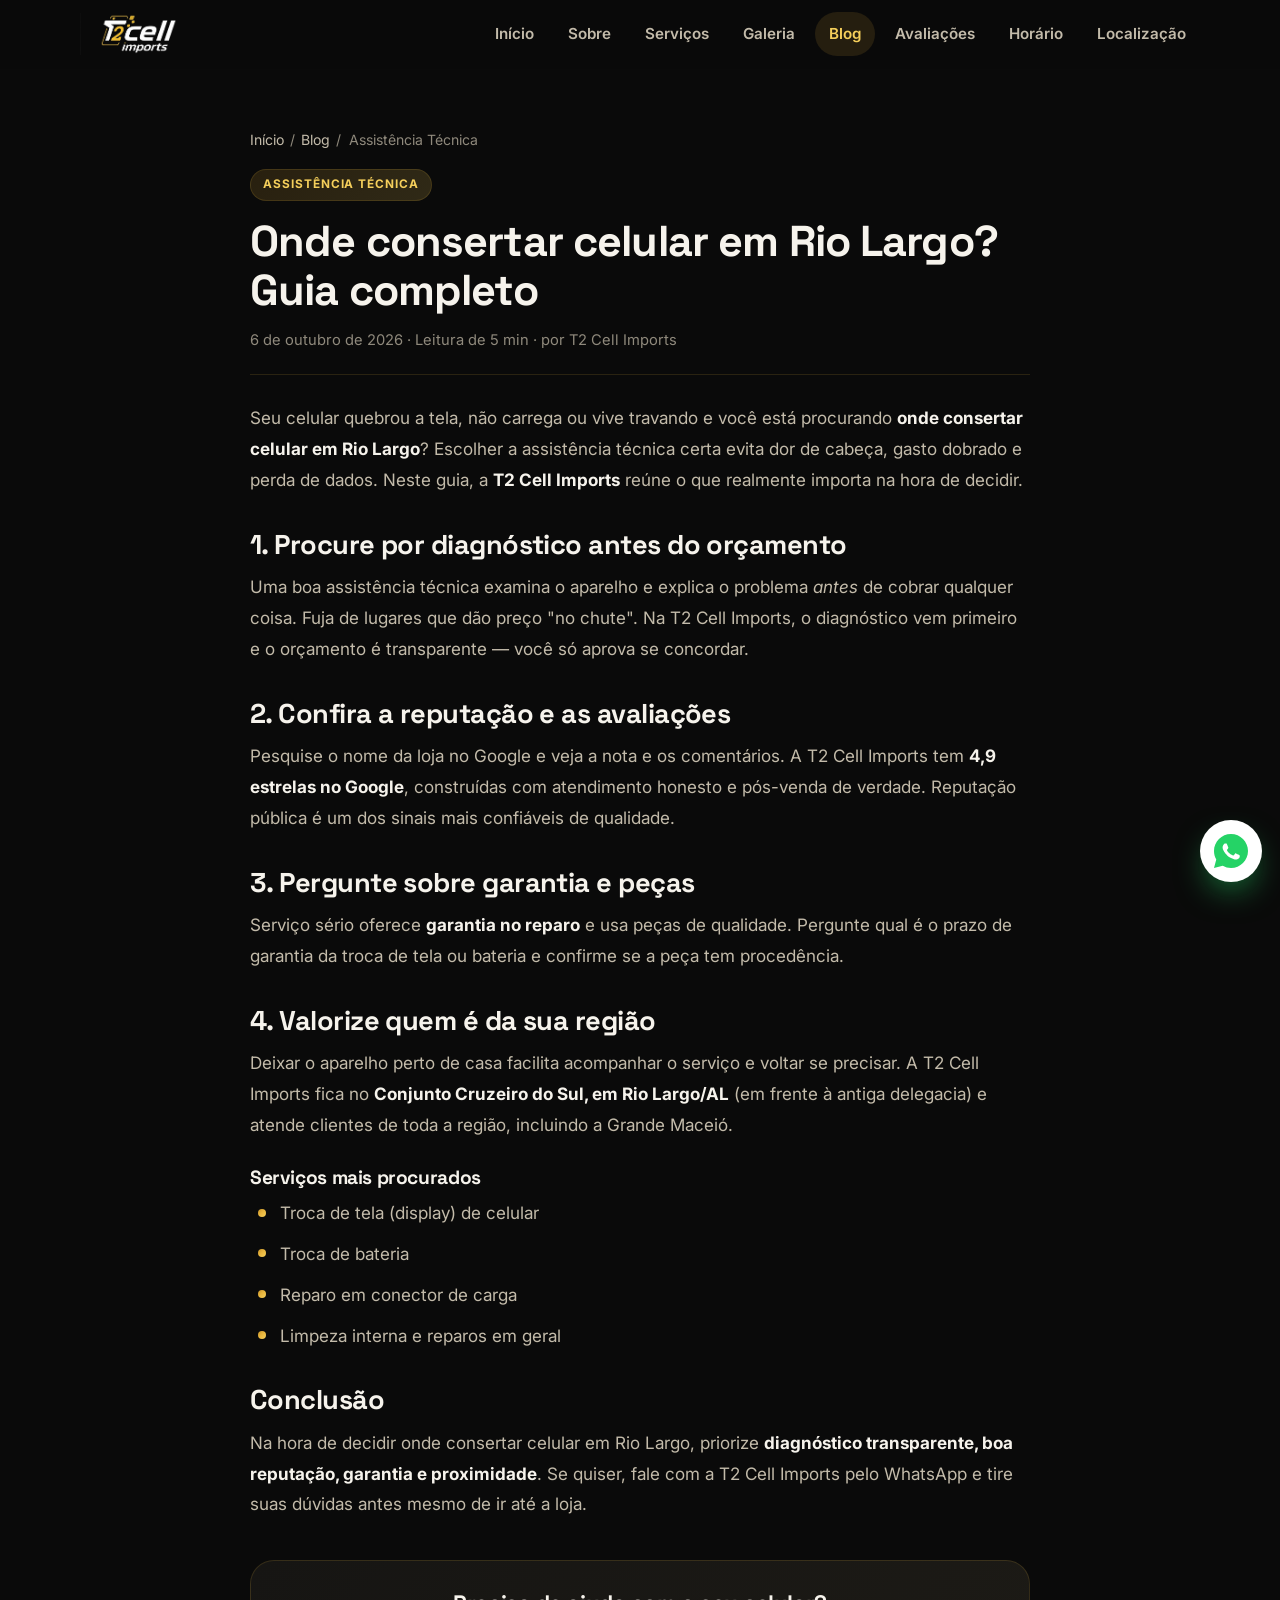
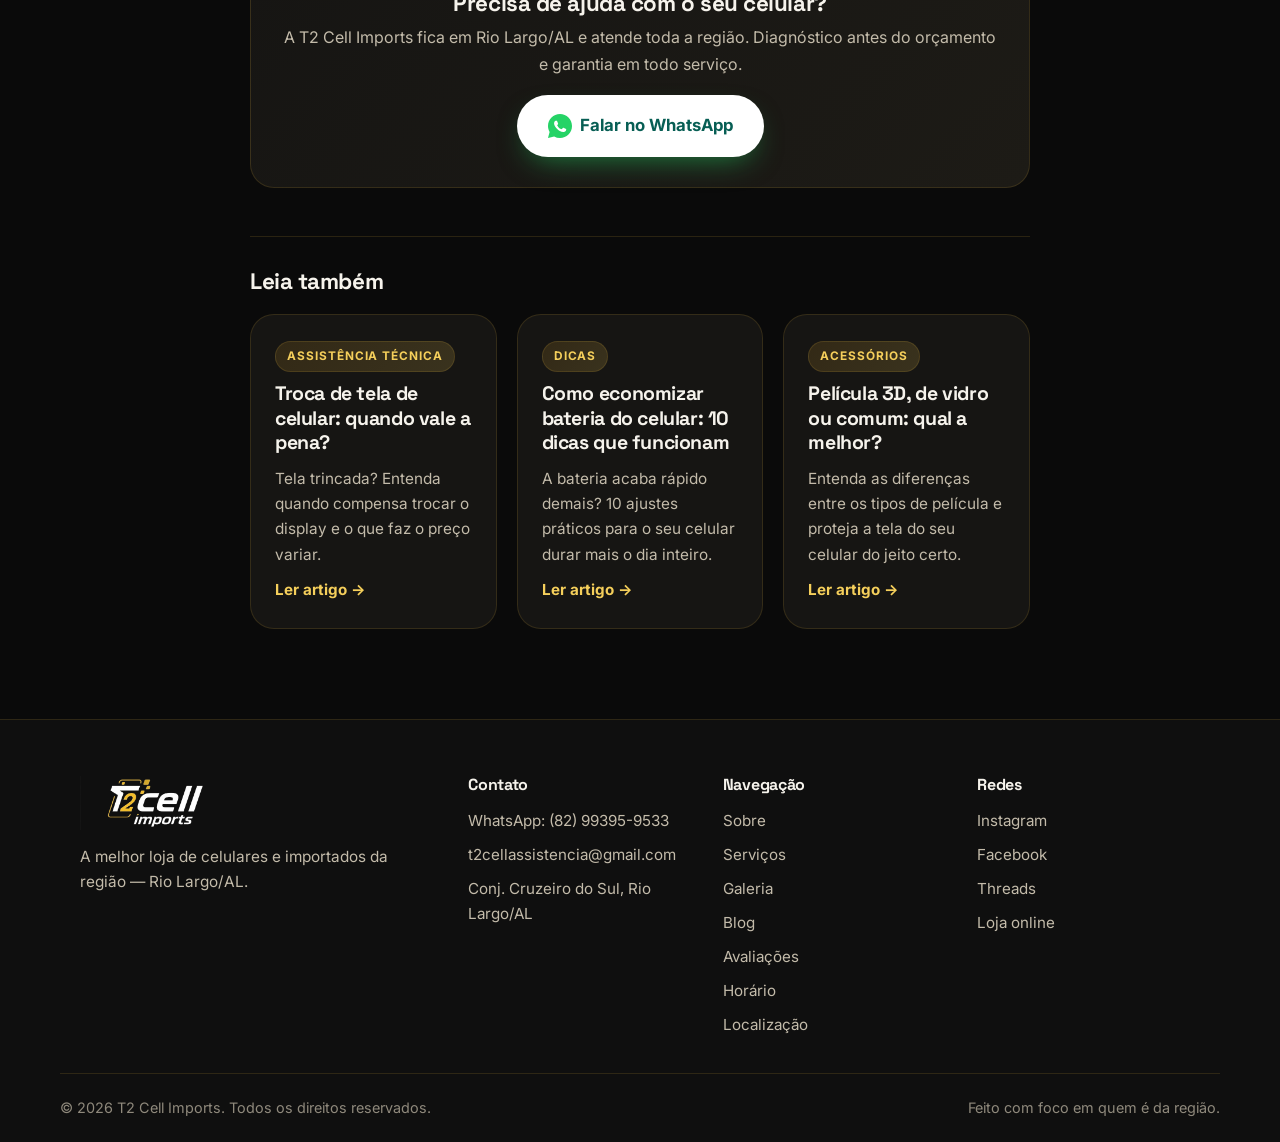
<file: blog-consertar-celular-rio-largo.html>
<!DOCTYPE html>
<html lang="pt-BR">
<head>
  <meta charset="UTF-8" />
  <meta name="viewport" content="width=device-width, initial-scale=1.0" />
  <meta name="theme-color" content="#0a0a0a" />
  <title>Onde Consertar Celular em Rio Largo/AL? Guia Completo | T2 Cell Imports</title>
  <meta name="description" content="Procurando onde consertar seu celular em Rio Largo ou região? Veja como escolher uma assistência técnica confiável e o que avaliar antes de deixar seu aparelho." />
  <meta name="author" content="T2 Cell Imports" />
  <link rel="canonical" href="https://t2cellimports.com.br/blog-consertar-celular-rio-largo.html" />
  <meta property="og:type" content="business.business" />
  <meta property="og:title" content="Onde Consertar Celular em Rio Largo/AL? Guia Completo | T2 Cell Imports" />
  <meta property="og:description" content="Procurando onde consertar seu celular em Rio Largo ou região? Veja como escolher uma assistência técnica confiável e o que avaliar antes de deixar seu aparelho." />
  <meta property="og:locale" content="pt_BR" />
  <meta property="og:site_name" content="T2 Cell Imports" />
  <meta property="og:url" content="https://t2cellimports.com.br/blog-consertar-celular-rio-largo.html" />
  <meta property="og:image" content="assets/og-image.svg" />
  <meta name="twitter:card" content="summary_large_image" />
  <meta name="twitter:title" content="Onde Consertar Celular em Rio Largo/AL? Guia Completo | T2 Cell Imports" />
  <meta name="twitter:description" content="Procurando onde consertar seu celular em Rio Largo ou região? Veja como escolher uma assistência técnica confiável e o que avaliar antes de deixar seu aparelho." />
  <meta name="twitter:image" content="assets/og-image.svg" />
  <link rel="icon" href="data:image/svg+xml,%3Csvg xmlns='http://www.w3.org/2000/svg' viewBox='0 0 100 100'%3E%3Crect width='100' height='100' rx='24' fill='%230a0a0a'/%3E%3Ctext x='50' y='70' font-family='Arial,sans-serif' font-size='56' font-weight='900' text-anchor='middle' fill='%23e8b53d'%3ET2%3C/text%3E%3C/svg%3E" />
  <link rel="apple-touch-icon" href="assets/logo-square.png" />
  <link rel="preconnect" href="https://fonts.googleapis.com" />
  <link rel="preconnect" href="https://fonts.gstatic.com" crossorigin />
  <link href="https://fonts.googleapis.com/css2?family=Space+Grotesk:wght@500;600;700&family=Inter:wght@400;500;600;700&display=swap" rel="stylesheet" />
  <link rel="stylesheet" href="css/styles.css?v=20" />
  <script type="application/ld+json">
  {
    "@context": "https://schema.org",
    "@type": "BlogPosting",
    "headline": "Onde consertar celular em Rio Largo? Guia completo",
    "description": "Procurando onde consertar seu celular em Rio Largo ou região? Veja como escolher uma assistência técnica confiável e o que avaliar antes de deixar seu aparelho.",
    "datePublished": "2026-10-06",
    "dateModified": "2026-10-06",
    "author": { "@type": "Organization", "name": "T2 Cell Imports" },
    "publisher": { "@type": "Organization", "name": "T2 Cell Imports", "logo": { "@type": "ImageObject", "url": "https://t2cellimports.com.br/assets/logo-square.png" } },
    "mainEntityOfPage": { "@type": "WebPage", "@id": "https://t2cellimports.com.br/blog-consertar-celular-rio-largo.html" },
    "image": "https://t2cellimports.com.br/assets/og-image.svg",
    "articleSection": "Assistência Técnica"
  }
  </script>
  <script type="application/ld+json">
  {
    "@context": "https://schema.org",
    "@type": "BreadcrumbList",
    "itemListElement": [
      { "@type": "ListItem", "position": 1, "name": "Início", "item": "https://t2cellimports.com.br/" },
      { "@type": "ListItem", "position": 2, "name": "Blog", "item": "https://t2cellimports.com.br/blog.html" },
      { "@type": "ListItem", "position": 3, "name": "Onde consertar celular em Rio Largo? Guia completo", "item": "https://t2cellimports.com.br/blog-consertar-celular-rio-largo.html" }
    ]
  }
  </script>
</head>
<body>
  <a href="#main" class="skip-link">Pular para o conteúdo</a>
  <header class="site-header" id="top">
    <div class="container header-inner">
      <a href="index.html" class="brand" aria-label="T2 Cell Imports — início">
        <img src="assets/logo.png" alt="T2 Cell Imports" class="brand-logo" width="860" height="370" />
      </a>
      <nav class="main-nav" aria-label="Navegação principal">
        <button class="nav-toggle" aria-expanded="false" aria-controls="nav-list" aria-label="Abrir menu">
          <span></span><span></span><span></span>
        </button>
        <ul class="nav-list" id="nav-list">
          <li><a href="index.html">Início</a></li>
          <li><a href="sobre.html">Sobre</a></li>
          <li><a href="servicos.html">Serviços</a></li>
          <li><a href="galeria.html">Galeria</a></li>
          <li><a href="blog.html" class="active" aria-current="page">Blog</a></li>
          <li><a href="avaliacoes.html">Avaliações</a></li>
          <li><a href="horario.html">Horário</a></li>
          <li><a href="localizacao.html">Localização</a></li>
        </ul>
      </nav>
    </div>
  </header>

  <main id="main">
    <article class="post first-section">
      <div class="container post-wrap">
        <nav class="breadcrumb" aria-label="Você está em"><a href="index.html">Início</a> <span>/</span> <a href="blog.html">Blog</a> <span>/</span> <span aria-current="page">Assistência Técnica</span></nav>
        <span class="post-cat-chip">Assistência Técnica</span>
        <h1 class="post-title">Onde consertar celular em Rio Largo? Guia completo</h1>
        <p class="post-meta"><time datetime="2026-10-06">6 de outubro de 2026</time> · Leitura de 5 min · por T2 Cell Imports</p>
        <div class="post-body">

<p>Seu celular quebrou a tela, não carrega ou vive travando e você está procurando <strong>onde consertar celular em Rio Largo</strong>? Escolher a assistência técnica certa evita dor de cabeça, gasto dobrado e perda de dados. Neste guia, a <strong>T2 Cell Imports</strong> reúne o que realmente importa na hora de decidir.</p>

<h2>1. Procure por diagnóstico antes do orçamento</h2>
<p>Uma boa assistência técnica examina o aparelho e explica o problema <em>antes</em> de cobrar qualquer coisa. Fuja de lugares que dão preço "no chute". Na T2 Cell Imports, o diagnóstico vem primeiro e o orçamento é transparente — você só aprova se concordar.</p>

<h2>2. Confira a reputação e as avaliações</h2>
<p>Pesquise o nome da loja no Google e veja a nota e os comentários. A T2 Cell Imports tem <strong>4,9 estrelas no Google</strong>, construídas com atendimento honesto e pós-venda de verdade. Reputação pública é um dos sinais mais confiáveis de qualidade.</p>

<h2>3. Pergunte sobre garantia e peças</h2>
<p>Serviço sério oferece <strong>garantia no reparo</strong> e usa peças de qualidade. Pergunte qual é o prazo de garantia da troca de tela ou bateria e confirme se a peça tem procedência.</p>

<h2>4. Valorize quem é da sua região</h2>
<p>Deixar o aparelho perto de casa facilita acompanhar o serviço e voltar se precisar. A T2 Cell Imports fica no <strong>Conjunto Cruzeiro do Sul, em Rio Largo/AL</strong> (em frente à antiga delegacia) e atende clientes de toda a região, incluindo a Grande Maceió.</p>

<h3>Serviços mais procurados</h3>
<ul>
<li>Troca de tela (display) de celular</li>
<li>Troca de bateria</li>
<li>Reparo em conector de carga</li>
<li>Limpeza interna e reparos em geral</li>
</ul>

<h2>Conclusão</h2>
<p>Na hora de decidir onde consertar celular em Rio Largo, priorize <strong>diagnóstico transparente, boa reputação, garantia e proximidade</strong>. Se quiser, fale com a T2 Cell Imports pelo WhatsApp e tire suas dúvidas antes mesmo de ir até a loja.</p>

        </div>
      <aside class="post-cta">
        <h2>Precisa de ajuda com o seu celular?</h2>
        <p>A T2 Cell Imports fica em Rio Largo/AL e atende toda a região. Diagnóstico antes do orçamento e garantia em todo serviço.</p>
        <a class="btn btn-wa btn-lg" href="https://wa.me/5582993959533?text=Ol%C3%A1!%20Vim%20pelo%20site%20e%20gostaria%20de%20mais%20informa%C3%A7%C3%B5es." target="_blank" rel="noopener"><svg viewBox="0 0 32 32" aria-hidden="true" class="whats-logo"><path fill="#25D366" d="M16 0C7.164 0 0 7.164 0 16c0 2.82.737 5.57 2.137 7.993L0 32l8.2-2.15A15.93 15.93 0 0 0 16 32c8.836 0 16-7.164 16-16S24.836 0 16 0z"/><path fill="#fff" d="M23.4 19.6c-.4-.2-2.34-1.15-2.7-1.28-.36-.13-.63-.2-.9.2-.26.4-1.03 1.28-1.26 1.54-.23.27-.46.3-.86.1-.4-.2-1.67-.62-3.18-1.96-1.18-1.05-1.97-2.34-2.2-2.74-.23-.4-.02-.61.17-.81.18-.18.4-.46.6-.7.2-.23.26-.4.4-.66.13-.27.06-.5-.03-.7-.1-.2-.9-2.16-1.23-2.96-.32-.78-.65-.67-.9-.68l-.76-.02c-.26 0-.7.1-1.06.5-.36.4-1.4 1.36-1.4 3.32 0 1.96 1.43 3.85 1.63 4.12.2.27 2.82 4.3 6.82 6.03.95.4 1.7.65 2.28.84.96.3 1.83.26 2.52.16.77-.12 2.34-.96 2.67-1.88.33-.92.33-1.72.23-1.88-.1-.16-.36-.26-.76-.46z"/></svg> Falar no WhatsApp</a>
      </aside>
        <section class="related">
          <h2>Leia também</h2>
          <div class="post-cards">
          <a class="post-card reveal" href="blog-troca-de-tela-vale-a-pena.html">
            <span class="post-card-cat">Assistência Técnica</span>
            <h3>Troca de tela de celular: quando vale a pena?</h3>
            <p>Tela trincada? Entenda quando compensa trocar o display e o que faz o preço variar.</p>
            <span class="post-card-link">Ler artigo →</span>
          </a>
          <a class="post-card reveal" href="blog-economizar-bateria-celular.html">
            <span class="post-card-cat">Dicas</span>
            <h3>Como economizar bateria do celular: 10 dicas que funcionam</h3>
            <p>A bateria acaba rápido demais? 10 ajustes práticos para o seu celular durar mais o dia inteiro.</p>
            <span class="post-card-link">Ler artigo →</span>
          </a>
          <a class="post-card reveal" href="blog-pelicula-qual-escolher.html">
            <span class="post-card-cat">Acessórios</span>
            <h3>Película 3D, de vidro ou comum: qual a melhor?</h3>
            <p>Entenda as diferenças entre os tipos de película e proteja a tela do seu celular do jeito certo.</p>
            <span class="post-card-link">Ler artigo →</span>
          </a>
          </div>
        </section>
      </div>
    </article>
  </main>

  <footer class="site-footer">
    <div class="container footer-inner">
      <div class="footer-brand">
        <img src="assets/logo.png" alt="T2 Cell Imports" class="brand-logo footer-logo" width="860" height="370" />
        <p class="footer-tag">A melhor loja de celulares e importados da região — Rio Largo/AL.</p>
      </div>
      <div class="footer-col">
        <h4>Contato</h4>
        <ul>
          <li><a href="https://wa.me/5582993959533" target="_blank" rel="noopener">WhatsApp: (82) 99395-9533</a></li>
          <li><a href="mailto:t2cellassistencia@gmail.com">t2cellassistencia@gmail.com</a></li>
          <li>Conj. Cruzeiro do Sul, Rio Largo/AL</li>
        </ul>
      </div>
      <div class="footer-col">
        <h4>Navegação</h4>
        <ul>
          <li><a href="sobre.html">Sobre</a></li>
          <li><a href="servicos.html">Serviços</a></li>
          <li><a href="galeria.html">Galeria</a></li>
          <li><a href="blog.html">Blog</a></li>
          <li><a href="avaliacoes.html">Avaliações</a></li>
          <li><a href="horario.html">Horário</a></li>
          <li><a href="localizacao.html">Localização</a></li>
        </ul>
      </div>
      <div class="footer-col">
        <h4>Redes</h4>
        <ul>
          <li><a href="https://www.instagram.com/t2cell_imports" target="_blank" rel="noopener">Instagram</a></li>
          <li><a href="https://www.facebook.com/p/T2-cell-imports-100078461546081/" target="_blank" rel="noopener">Facebook</a></li>
          <li><a href="https://www.threads.com/@t2cell_imports" target="_blank" rel="noopener">Threads</a></li>
          <li><a href="https://t2cellimports.mercadorio.com.br/" target="_blank" rel="noopener">Loja online</a></li>
        </ul>
      </div>
    </div>
    <div class="container footer-bottom">
      <p>© <span id="year">2026</span> T2 Cell Imports. Todos os direitos reservados.</p>
      <p class="muted">Feito com foco em quem é da região.</p>
    </div>
  </footer>

  <a class="whats-float" href="https://wa.me/5582993959533?text=Ol%C3%A1!%20Vim%20pelo%20site%20e%20gostaria%20de%20mais%20informa%C3%A7%C3%B5es." target="_blank" rel="noopener" aria-label="Falar no WhatsApp">
    <svg viewBox="0 0 32 32" aria-hidden="true" class="whats-logo">
      <path fill="#25D366" d="M16 0C7.164 0 0 7.164 0 16c0 2.82.737 5.57 2.137 7.993L0 32l8.2-2.15A15.93 15.93 0 0 0 16 32c8.836 0 16-7.164 16-16S24.836 0 16 0z"/>
      <path fill="#fff" d="M23.4 19.6c-.4-.2-2.34-1.15-2.7-1.28-.36-.13-.63-.2-.9.2-.26.4-1.03 1.28-1.26 1.54-.23.27-.46.3-.86.1-.4-.2-1.67-.62-3.18-1.96-1.18-1.05-1.97-2.34-2.2-2.74-.23-.4-.02-.61.17-.81.18-.18.4-.46.6-.7.2-.23.26-.4.4-.66.13-.27.06-.5-.03-.7-.1-.2-.9-2.16-1.23-2.96-.32-.78-.65-.67-.9-.68l-.76-.02c-.26 0-.7.1-1.06.5-.36.4-1.4 1.36-1.4 3.32 0 1.96 1.43 3.85 1.63 4.12.2.27 2.82 4.3 6.82 6.03.95.4 1.7.65 2.28.84.96.3 1.83.26 2.52.16.77-.12 2.34-.96 2.67-1.88.33-.92.33-1.72.23-1.88-.1-.16-.36-.26-.76-.46z"/>
    </svg>
    <span class="whats-float-label">Fale conosco</span>
  </a>

  <script src="js/main.js?v=20" defer></script>
</body>
</html>
</file>
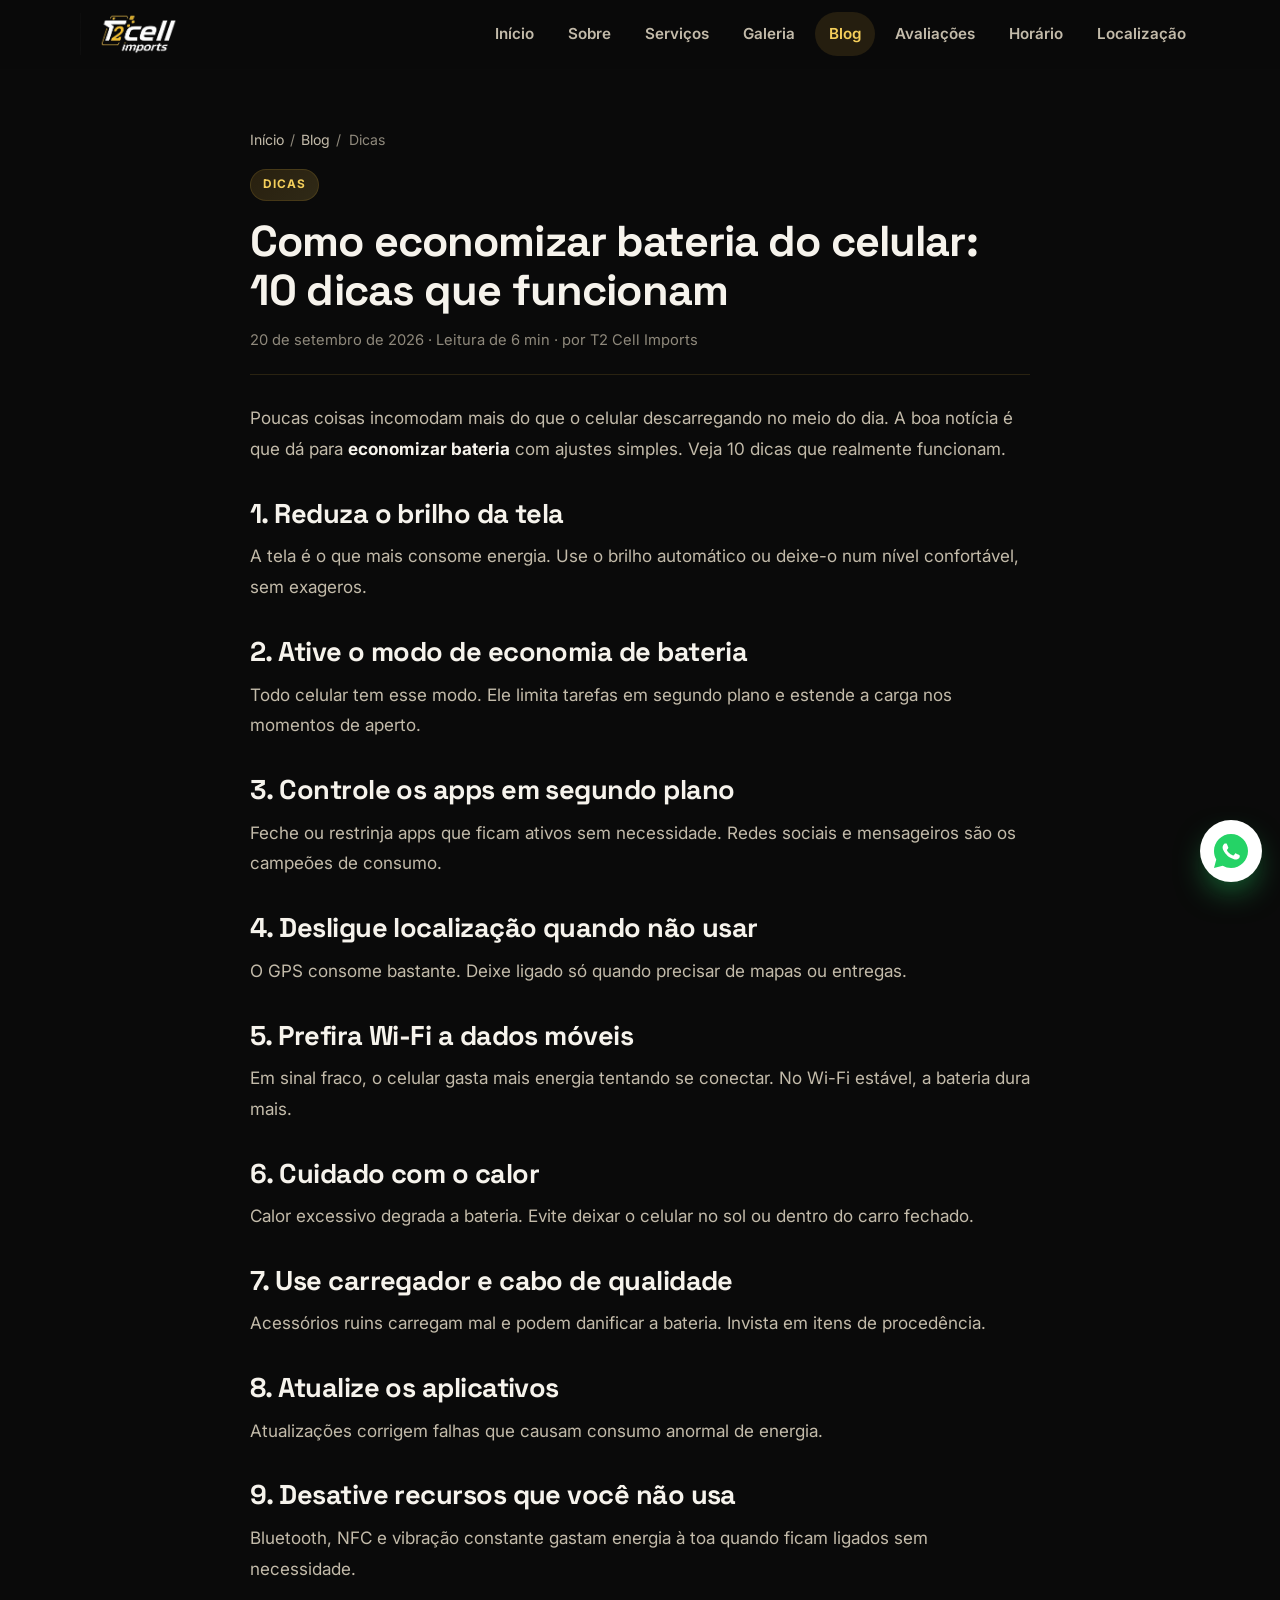
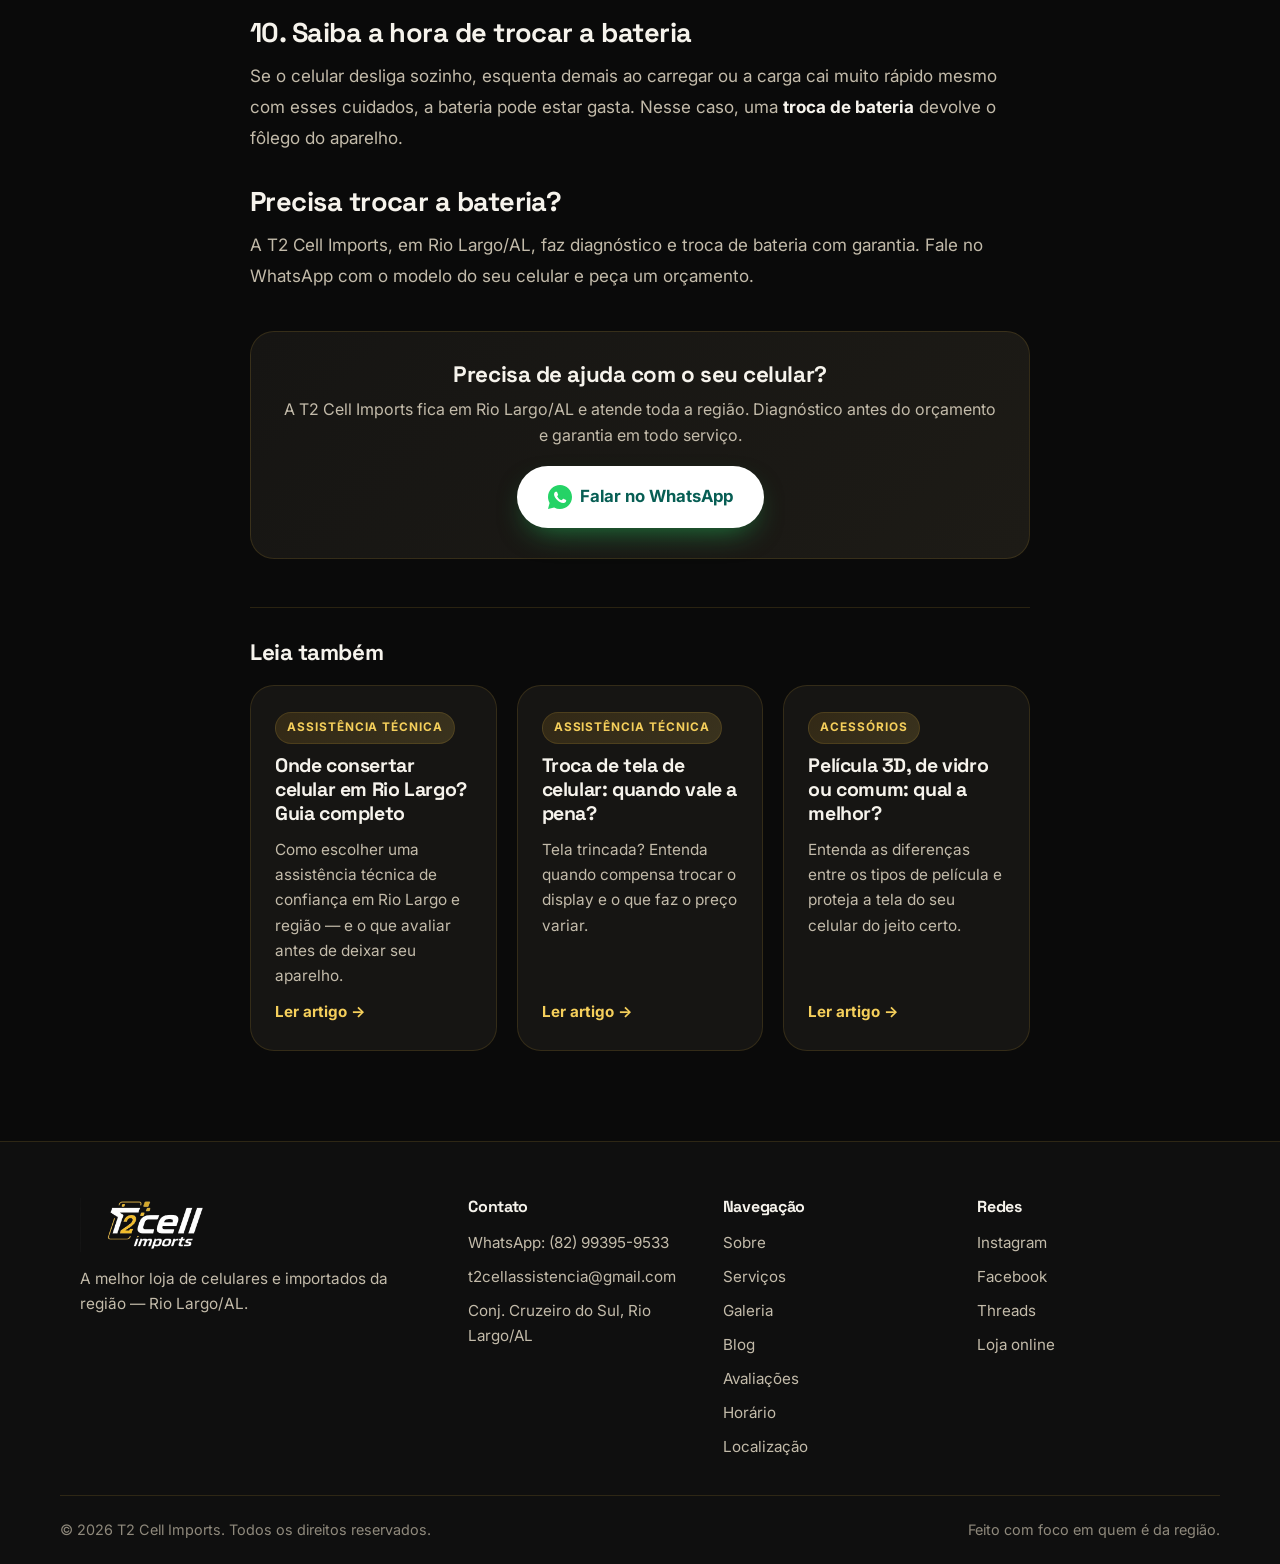
<file: blog-economizar-bateria-celular.html>
<!DOCTYPE html>
<html lang="pt-BR">
<head>
  <meta charset="UTF-8" />
  <meta name="viewport" content="width=device-width, initial-scale=1.0" />
  <meta name="theme-color" content="#0a0a0a" />
  <title>Como Economizar Bateria do Celular: 10 Dicas Reais | T2 Cell Imports</title>
  <meta name="description" content="A bateria do seu celular acaba rápido? Veja 10 dicas práticas para economizar bateria e saber quando é hora de trocar. Por T2 Cell Imports, Rio Largo/AL." />
  <meta name="author" content="T2 Cell Imports" />
  <link rel="canonical" href="https://t2cellimports.com.br/blog-economizar-bateria-celular.html" />
  <meta property="og:type" content="business.business" />
  <meta property="og:title" content="Como Economizar Bateria do Celular: 10 Dicas Reais | T2 Cell Imports" />
  <meta property="og:description" content="A bateria do seu celular acaba rápido? Veja 10 dicas práticas para economizar bateria e saber quando é hora de trocar. Por T2 Cell Imports, Rio Largo/AL." />
  <meta property="og:locale" content="pt_BR" />
  <meta property="og:site_name" content="T2 Cell Imports" />
  <meta property="og:url" content="https://t2cellimports.com.br/blog-economizar-bateria-celular.html" />
  <meta property="og:image" content="assets/og-image.svg" />
  <meta name="twitter:card" content="summary_large_image" />
  <meta name="twitter:title" content="Como Economizar Bateria do Celular: 10 Dicas Reais | T2 Cell Imports" />
  <meta name="twitter:description" content="A bateria do seu celular acaba rápido? Veja 10 dicas práticas para economizar bateria e saber quando é hora de trocar. Por T2 Cell Imports, Rio Largo/AL." />
  <meta name="twitter:image" content="assets/og-image.svg" />
  <link rel="icon" href="data:image/svg+xml,%3Csvg xmlns='http://www.w3.org/2000/svg' viewBox='0 0 100 100'%3E%3Crect width='100' height='100' rx='24' fill='%230a0a0a'/%3E%3Ctext x='50' y='70' font-family='Arial,sans-serif' font-size='56' font-weight='900' text-anchor='middle' fill='%23e8b53d'%3ET2%3C/text%3E%3C/svg%3E" />
  <link rel="apple-touch-icon" href="assets/logo-square.png" />
  <link rel="preconnect" href="https://fonts.googleapis.com" />
  <link rel="preconnect" href="https://fonts.gstatic.com" crossorigin />
  <link href="https://fonts.googleapis.com/css2?family=Space+Grotesk:wght@500;600;700&family=Inter:wght@400;500;600;700&display=swap" rel="stylesheet" />
  <link rel="stylesheet" href="css/styles.css?v=20" />
  <script type="application/ld+json">
  {
    "@context": "https://schema.org",
    "@type": "BlogPosting",
    "headline": "Como economizar bateria do celular: 10 dicas que funcionam",
    "description": "A bateria do seu celular acaba rápido? Veja 10 dicas práticas para economizar bateria e saber quando é hora de trocar. Por T2 Cell Imports, Rio Largo/AL.",
    "datePublished": "2026-09-20",
    "dateModified": "2026-09-20",
    "author": { "@type": "Organization", "name": "T2 Cell Imports" },
    "publisher": { "@type": "Organization", "name": "T2 Cell Imports", "logo": { "@type": "ImageObject", "url": "https://t2cellimports.com.br/assets/logo-square.png" } },
    "mainEntityOfPage": { "@type": "WebPage", "@id": "https://t2cellimports.com.br/blog-economizar-bateria-celular.html" },
    "image": "https://t2cellimports.com.br/assets/og-image.svg",
    "articleSection": "Dicas"
  }
  </script>
  <script type="application/ld+json">
  {
    "@context": "https://schema.org",
    "@type": "BreadcrumbList",
    "itemListElement": [
      { "@type": "ListItem", "position": 1, "name": "Início", "item": "https://t2cellimports.com.br/" },
      { "@type": "ListItem", "position": 2, "name": "Blog", "item": "https://t2cellimports.com.br/blog.html" },
      { "@type": "ListItem", "position": 3, "name": "Como economizar bateria do celular: 10 dicas que funcionam", "item": "https://t2cellimports.com.br/blog-economizar-bateria-celular.html" }
    ]
  }
  </script>
</head>
<body>
  <a href="#main" class="skip-link">Pular para o conteúdo</a>
  <header class="site-header" id="top">
    <div class="container header-inner">
      <a href="index.html" class="brand" aria-label="T2 Cell Imports — início">
        <img src="assets/logo.png" alt="T2 Cell Imports" class="brand-logo" width="860" height="370" />
      </a>
      <nav class="main-nav" aria-label="Navegação principal">
        <button class="nav-toggle" aria-expanded="false" aria-controls="nav-list" aria-label="Abrir menu">
          <span></span><span></span><span></span>
        </button>
        <ul class="nav-list" id="nav-list">
          <li><a href="index.html">Início</a></li>
          <li><a href="sobre.html">Sobre</a></li>
          <li><a href="servicos.html">Serviços</a></li>
          <li><a href="galeria.html">Galeria</a></li>
          <li><a href="blog.html" class="active" aria-current="page">Blog</a></li>
          <li><a href="avaliacoes.html">Avaliações</a></li>
          <li><a href="horario.html">Horário</a></li>
          <li><a href="localizacao.html">Localização</a></li>
        </ul>
      </nav>
    </div>
  </header>

  <main id="main">
    <article class="post first-section">
      <div class="container post-wrap">
        <nav class="breadcrumb" aria-label="Você está em"><a href="index.html">Início</a> <span>/</span> <a href="blog.html">Blog</a> <span>/</span> <span aria-current="page">Dicas</span></nav>
        <span class="post-cat-chip">Dicas</span>
        <h1 class="post-title">Como economizar bateria do celular: 10 dicas que funcionam</h1>
        <p class="post-meta"><time datetime="2026-09-20">20 de setembro de 2026</time> · Leitura de 6 min · por T2 Cell Imports</p>
        <div class="post-body">

<p>Poucas coisas incomodam mais do que o celular descarregando no meio do dia. A boa notícia é que dá para <strong>economizar bateria</strong> com ajustes simples. Veja 10 dicas que realmente funcionam.</p>

<h2>1. Reduza o brilho da tela</h2>
<p>A tela é o que mais consome energia. Use o brilho automático ou deixe-o num nível confortável, sem exageros.</p>

<h2>2. Ative o modo de economia de bateria</h2>
<p>Todo celular tem esse modo. Ele limita tarefas em segundo plano e estende a carga nos momentos de aperto.</p>

<h2>3. Controle os apps em segundo plano</h2>
<p>Feche ou restrinja apps que ficam ativos sem necessidade. Redes sociais e mensageiros são os campeões de consumo.</p>

<h2>4. Desligue localização quando não usar</h2>
<p>O GPS consome bastante. Deixe ligado só quando precisar de mapas ou entregas.</p>

<h2>5. Prefira Wi-Fi a dados móveis</h2>
<p>Em sinal fraco, o celular gasta mais energia tentando se conectar. No Wi-Fi estável, a bateria dura mais.</p>

<h2>6. Cuidado com o calor</h2>
<p>Calor excessivo degrada a bateria. Evite deixar o celular no sol ou dentro do carro fechado.</p>

<h2>7. Use carregador e cabo de qualidade</h2>
<p>Acessórios ruins carregam mal e podem danificar a bateria. Invista em itens de procedência.</p>

<h2>8. Atualize os aplicativos</h2>
<p>Atualizações corrigem falhas que causam consumo anormal de energia.</p>

<h2>9. Desative recursos que você não usa</h2>
<p>Bluetooth, NFC e vibração constante gastam energia à toa quando ficam ligados sem necessidade.</p>

<h2>10. Saiba a hora de trocar a bateria</h2>
<p>Se o celular desliga sozinho, esquenta demais ao carregar ou a carga cai muito rápido mesmo com esses cuidados, a bateria pode estar gasta. Nesse caso, uma <strong>troca de bateria</strong> devolve o fôlego do aparelho.</p>

<h2>Precisa trocar a bateria?</h2>
<p>A T2 Cell Imports, em Rio Largo/AL, faz diagnóstico e troca de bateria com garantia. Fale no WhatsApp com o modelo do seu celular e peça um orçamento.</p>

        </div>
      <aside class="post-cta">
        <h2>Precisa de ajuda com o seu celular?</h2>
        <p>A T2 Cell Imports fica em Rio Largo/AL e atende toda a região. Diagnóstico antes do orçamento e garantia em todo serviço.</p>
        <a class="btn btn-wa btn-lg" href="https://wa.me/5582993959533?text=Ol%C3%A1!%20Vim%20pelo%20site%20e%20gostaria%20de%20mais%20informa%C3%A7%C3%B5es." target="_blank" rel="noopener"><svg viewBox="0 0 32 32" aria-hidden="true" class="whats-logo"><path fill="#25D366" d="M16 0C7.164 0 0 7.164 0 16c0 2.82.737 5.57 2.137 7.993L0 32l8.2-2.15A15.93 15.93 0 0 0 16 32c8.836 0 16-7.164 16-16S24.836 0 16 0z"/><path fill="#fff" d="M23.4 19.6c-.4-.2-2.34-1.15-2.7-1.28-.36-.13-.63-.2-.9.2-.26.4-1.03 1.28-1.26 1.54-.23.27-.46.3-.86.1-.4-.2-1.67-.62-3.18-1.96-1.18-1.05-1.97-2.34-2.2-2.74-.23-.4-.02-.61.17-.81.18-.18.4-.46.6-.7.2-.23.26-.4.4-.66.13-.27.06-.5-.03-.7-.1-.2-.9-2.16-1.23-2.96-.32-.78-.65-.67-.9-.68l-.76-.02c-.26 0-.7.1-1.06.5-.36.4-1.4 1.36-1.4 3.32 0 1.96 1.43 3.85 1.63 4.12.2.27 2.82 4.3 6.82 6.03.95.4 1.7.65 2.28.84.96.3 1.83.26 2.52.16.77-.12 2.34-.96 2.67-1.88.33-.92.33-1.72.23-1.88-.1-.16-.36-.26-.76-.46z"/></svg> Falar no WhatsApp</a>
      </aside>
        <section class="related">
          <h2>Leia também</h2>
          <div class="post-cards">
          <a class="post-card reveal" href="blog-consertar-celular-rio-largo.html">
            <span class="post-card-cat">Assistência Técnica</span>
            <h3>Onde consertar celular em Rio Largo? Guia completo</h3>
            <p>Como escolher uma assistência técnica de confiança em Rio Largo e região — e o que avaliar antes de deixar seu aparelho.</p>
            <span class="post-card-link">Ler artigo →</span>
          </a>
          <a class="post-card reveal" href="blog-troca-de-tela-vale-a-pena.html">
            <span class="post-card-cat">Assistência Técnica</span>
            <h3>Troca de tela de celular: quando vale a pena?</h3>
            <p>Tela trincada? Entenda quando compensa trocar o display e o que faz o preço variar.</p>
            <span class="post-card-link">Ler artigo →</span>
          </a>
          <a class="post-card reveal" href="blog-pelicula-qual-escolher.html">
            <span class="post-card-cat">Acessórios</span>
            <h3>Película 3D, de vidro ou comum: qual a melhor?</h3>
            <p>Entenda as diferenças entre os tipos de película e proteja a tela do seu celular do jeito certo.</p>
            <span class="post-card-link">Ler artigo →</span>
          </a>
          </div>
        </section>
      </div>
    </article>
  </main>

  <footer class="site-footer">
    <div class="container footer-inner">
      <div class="footer-brand">
        <img src="assets/logo.png" alt="T2 Cell Imports" class="brand-logo footer-logo" width="860" height="370" />
        <p class="footer-tag">A melhor loja de celulares e importados da região — Rio Largo/AL.</p>
      </div>
      <div class="footer-col">
        <h4>Contato</h4>
        <ul>
          <li><a href="https://wa.me/5582993959533" target="_blank" rel="noopener">WhatsApp: (82) 99395-9533</a></li>
          <li><a href="mailto:t2cellassistencia@gmail.com">t2cellassistencia@gmail.com</a></li>
          <li>Conj. Cruzeiro do Sul, Rio Largo/AL</li>
        </ul>
      </div>
      <div class="footer-col">
        <h4>Navegação</h4>
        <ul>
          <li><a href="sobre.html">Sobre</a></li>
          <li><a href="servicos.html">Serviços</a></li>
          <li><a href="galeria.html">Galeria</a></li>
          <li><a href="blog.html">Blog</a></li>
          <li><a href="avaliacoes.html">Avaliações</a></li>
          <li><a href="horario.html">Horário</a></li>
          <li><a href="localizacao.html">Localização</a></li>
        </ul>
      </div>
      <div class="footer-col">
        <h4>Redes</h4>
        <ul>
          <li><a href="https://www.instagram.com/t2cell_imports" target="_blank" rel="noopener">Instagram</a></li>
          <li><a href="https://www.facebook.com/p/T2-cell-imports-100078461546081/" target="_blank" rel="noopener">Facebook</a></li>
          <li><a href="https://www.threads.com/@t2cell_imports" target="_blank" rel="noopener">Threads</a></li>
          <li><a href="https://t2cellimports.mercadorio.com.br/" target="_blank" rel="noopener">Loja online</a></li>
        </ul>
      </div>
    </div>
    <div class="container footer-bottom">
      <p>© <span id="year">2026</span> T2 Cell Imports. Todos os direitos reservados.</p>
      <p class="muted">Feito com foco em quem é da região.</p>
    </div>
  </footer>

  <a class="whats-float" href="https://wa.me/5582993959533?text=Ol%C3%A1!%20Vim%20pelo%20site%20e%20gostaria%20de%20mais%20informa%C3%A7%C3%B5es." target="_blank" rel="noopener" aria-label="Falar no WhatsApp">
    <svg viewBox="0 0 32 32" aria-hidden="true" class="whats-logo">
      <path fill="#25D366" d="M16 0C7.164 0 0 7.164 0 16c0 2.82.737 5.57 2.137 7.993L0 32l8.2-2.15A15.93 15.93 0 0 0 16 32c8.836 0 16-7.164 16-16S24.836 0 16 0z"/>
      <path fill="#fff" d="M23.4 19.6c-.4-.2-2.34-1.15-2.7-1.28-.36-.13-.63-.2-.9.2-.26.4-1.03 1.28-1.26 1.54-.23.27-.46.3-.86.1-.4-.2-1.67-.62-3.18-1.96-1.18-1.05-1.97-2.34-2.2-2.74-.23-.4-.02-.61.17-.81.18-.18.4-.46.6-.7.2-.23.26-.4.4-.66.13-.27.06-.5-.03-.7-.1-.2-.9-2.16-1.23-2.96-.32-.78-.65-.67-.9-.68l-.76-.02c-.26 0-.7.1-1.06.5-.36.4-1.4 1.36-1.4 3.32 0 1.96 1.43 3.85 1.63 4.12.2.27 2.82 4.3 6.82 6.03.95.4 1.7.65 2.28.84.96.3 1.83.26 2.52.16.77-.12 2.34-.96 2.67-1.88.33-.92.33-1.72.23-1.88-.1-.16-.36-.26-.76-.46z"/>
    </svg>
    <span class="whats-float-label">Fale conosco</span>
  </a>

  <script src="js/main.js?v=20" defer></script>
</body>
</html>
</file>
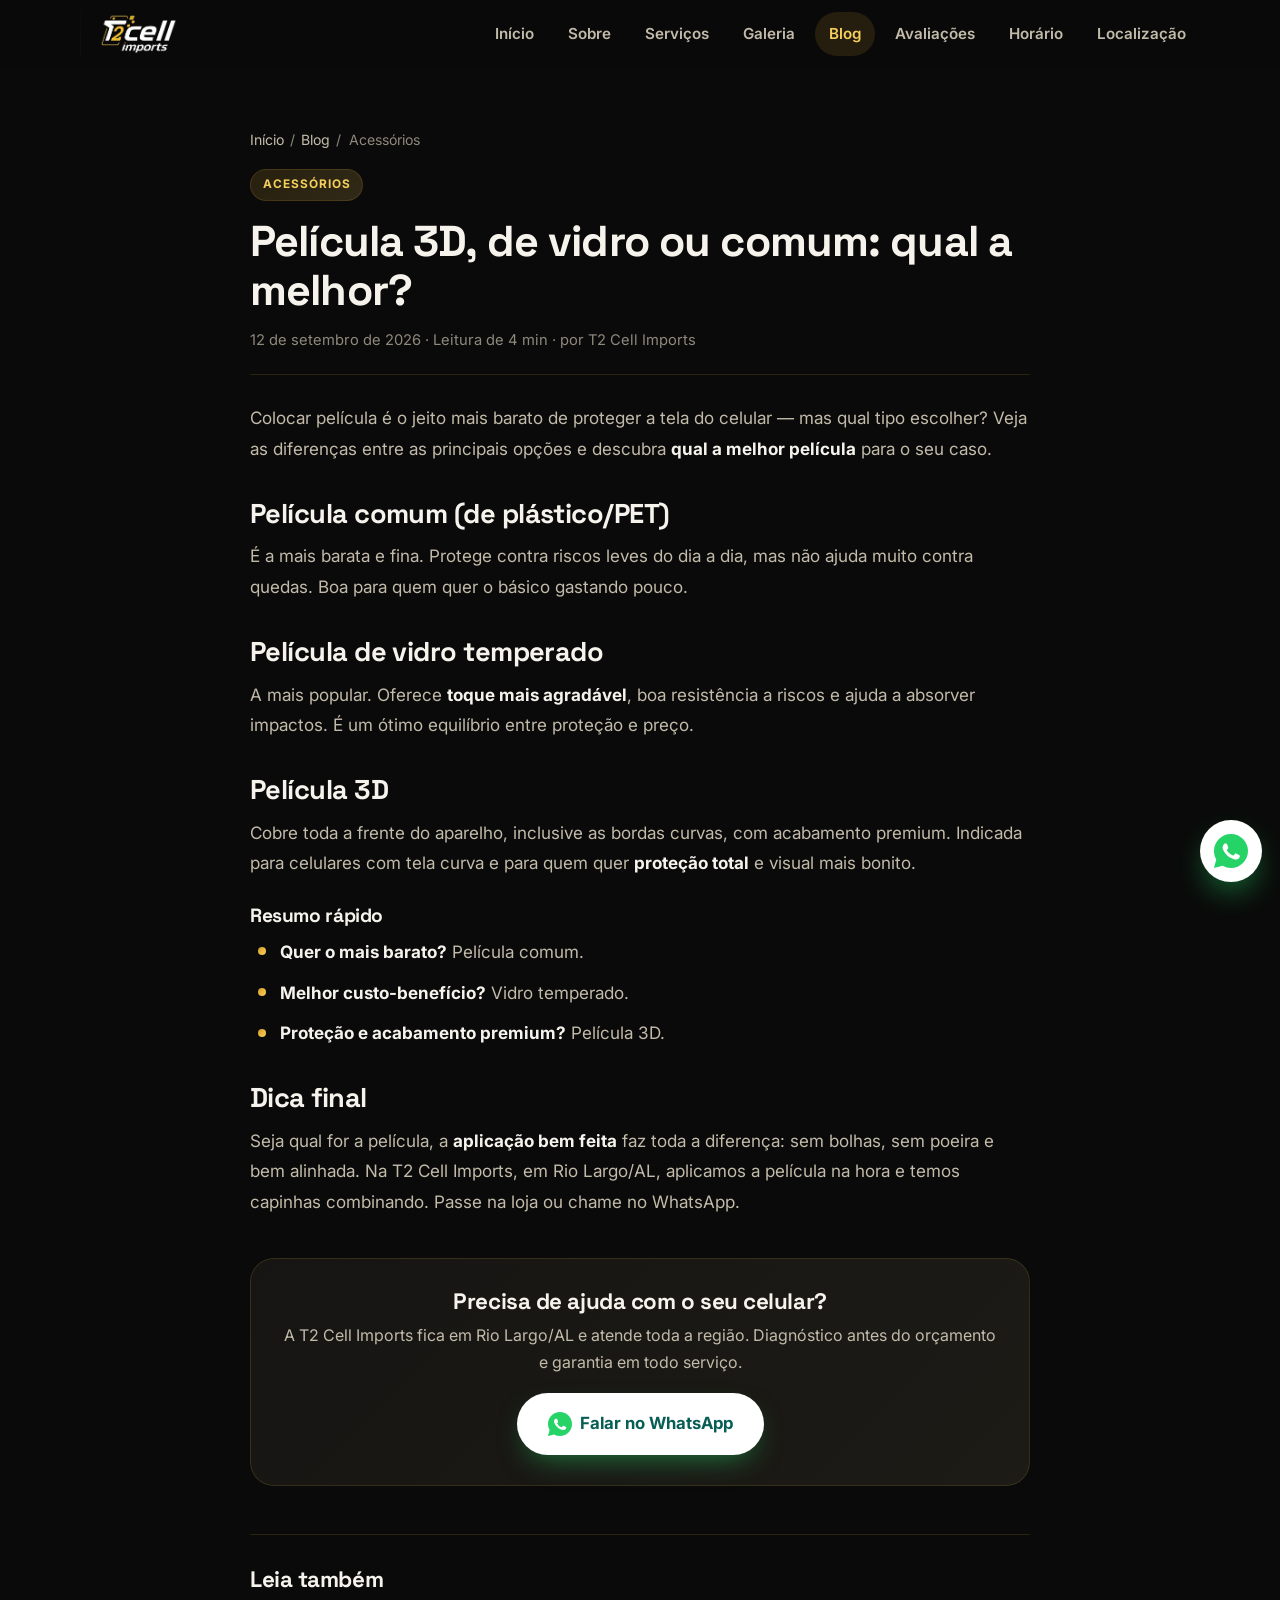
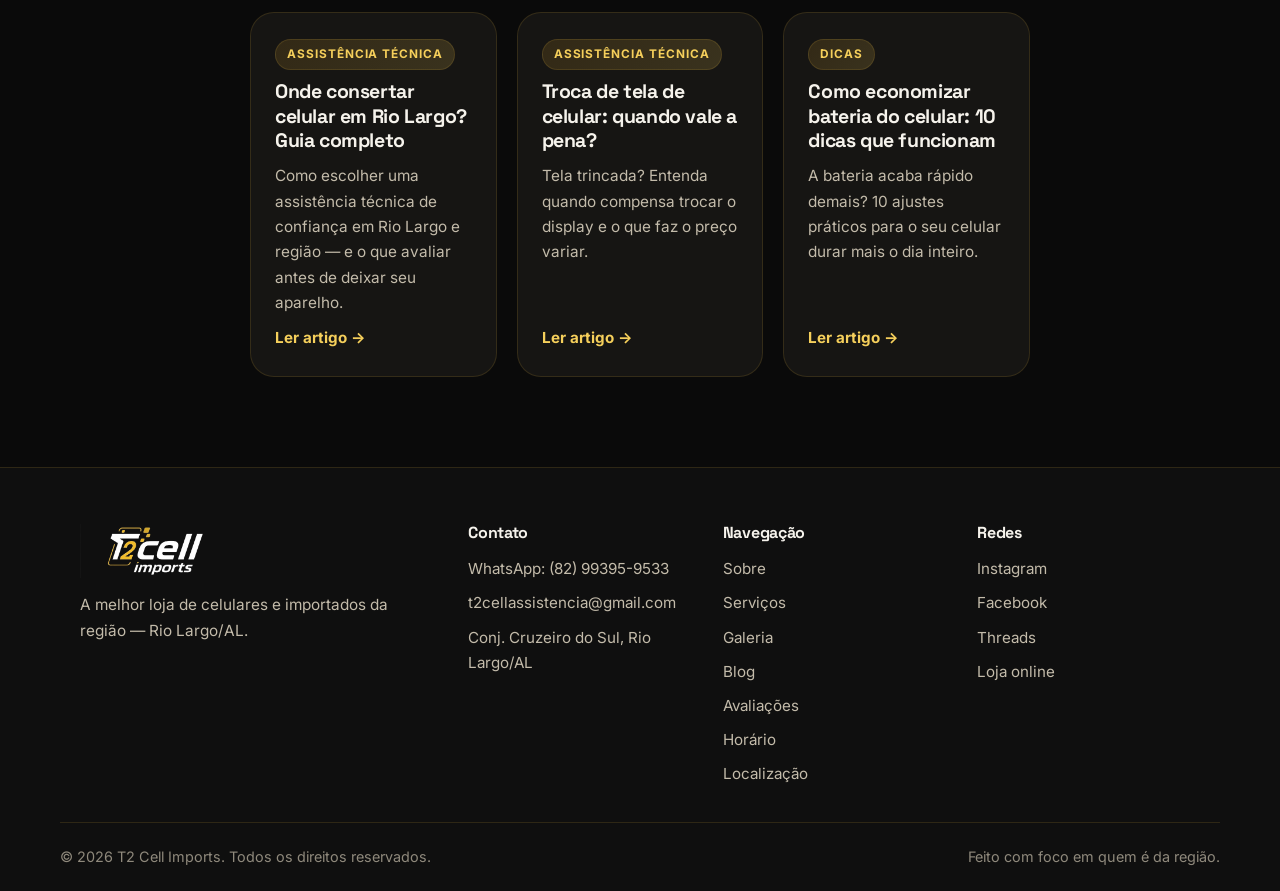
<file: blog-pelicula-qual-escolher.html>
<!DOCTYPE html>
<html lang="pt-BR">
<head>
  <meta charset="UTF-8" />
  <meta name="viewport" content="width=device-width, initial-scale=1.0" />
  <meta name="theme-color" content="#0a0a0a" />
  <title>Qual a Melhor Película para Celular? 3D, Vidro ou Comum | T2 Cell Imports</title>
  <meta name="description" content="Película 3D, de vidro temperado ou comum? Entenda as diferenças e escolha a melhor proteção para a tela do seu celular. Dicas da T2 Cell Imports, Rio Largo/AL." />
  <meta name="author" content="T2 Cell Imports" />
  <link rel="canonical" href="https://t2cellimports.com.br/blog-pelicula-qual-escolher.html" />
  <meta property="og:type" content="business.business" />
  <meta property="og:title" content="Qual a Melhor Película para Celular? 3D, Vidro ou Comum | T2 Cell Imports" />
  <meta property="og:description" content="Película 3D, de vidro temperado ou comum? Entenda as diferenças e escolha a melhor proteção para a tela do seu celular. Dicas da T2 Cell Imports, Rio Largo/AL." />
  <meta property="og:locale" content="pt_BR" />
  <meta property="og:site_name" content="T2 Cell Imports" />
  <meta property="og:url" content="https://t2cellimports.com.br/blog-pelicula-qual-escolher.html" />
  <meta property="og:image" content="assets/og-image.svg" />
  <meta name="twitter:card" content="summary_large_image" />
  <meta name="twitter:title" content="Qual a Melhor Película para Celular? 3D, Vidro ou Comum | T2 Cell Imports" />
  <meta name="twitter:description" content="Película 3D, de vidro temperado ou comum? Entenda as diferenças e escolha a melhor proteção para a tela do seu celular. Dicas da T2 Cell Imports, Rio Largo/AL." />
  <meta name="twitter:image" content="assets/og-image.svg" />
  <link rel="icon" href="data:image/svg+xml,%3Csvg xmlns='http://www.w3.org/2000/svg' viewBox='0 0 100 100'%3E%3Crect width='100' height='100' rx='24' fill='%230a0a0a'/%3E%3Ctext x='50' y='70' font-family='Arial,sans-serif' font-size='56' font-weight='900' text-anchor='middle' fill='%23e8b53d'%3ET2%3C/text%3E%3C/svg%3E" />
  <link rel="apple-touch-icon" href="assets/logo-square.png" />
  <link rel="preconnect" href="https://fonts.googleapis.com" />
  <link rel="preconnect" href="https://fonts.gstatic.com" crossorigin />
  <link href="https://fonts.googleapis.com/css2?family=Space+Grotesk:wght@500;600;700&family=Inter:wght@400;500;600;700&display=swap" rel="stylesheet" />
  <link rel="stylesheet" href="css/styles.css?v=20" />
  <script type="application/ld+json">
  {
    "@context": "https://schema.org",
    "@type": "BlogPosting",
    "headline": "Película 3D, de vidro ou comum: qual a melhor?",
    "description": "Película 3D, de vidro temperado ou comum? Entenda as diferenças e escolha a melhor proteção para a tela do seu celular. Dicas da T2 Cell Imports, Rio Largo/AL.",
    "datePublished": "2026-09-12",
    "dateModified": "2026-09-12",
    "author": { "@type": "Organization", "name": "T2 Cell Imports" },
    "publisher": { "@type": "Organization", "name": "T2 Cell Imports", "logo": { "@type": "ImageObject", "url": "https://t2cellimports.com.br/assets/logo-square.png" } },
    "mainEntityOfPage": { "@type": "WebPage", "@id": "https://t2cellimports.com.br/blog-pelicula-qual-escolher.html" },
    "image": "https://t2cellimports.com.br/assets/og-image.svg",
    "articleSection": "Acessórios"
  }
  </script>
  <script type="application/ld+json">
  {
    "@context": "https://schema.org",
    "@type": "BreadcrumbList",
    "itemListElement": [
      { "@type": "ListItem", "position": 1, "name": "Início", "item": "https://t2cellimports.com.br/" },
      { "@type": "ListItem", "position": 2, "name": "Blog", "item": "https://t2cellimports.com.br/blog.html" },
      { "@type": "ListItem", "position": 3, "name": "Película 3D, de vidro ou comum: qual a melhor?", "item": "https://t2cellimports.com.br/blog-pelicula-qual-escolher.html" }
    ]
  }
  </script>
</head>
<body>
  <a href="#main" class="skip-link">Pular para o conteúdo</a>
  <header class="site-header" id="top">
    <div class="container header-inner">
      <a href="index.html" class="brand" aria-label="T2 Cell Imports — início">
        <img src="assets/logo.png" alt="T2 Cell Imports" class="brand-logo" width="860" height="370" />
      </a>
      <nav class="main-nav" aria-label="Navegação principal">
        <button class="nav-toggle" aria-expanded="false" aria-controls="nav-list" aria-label="Abrir menu">
          <span></span><span></span><span></span>
        </button>
        <ul class="nav-list" id="nav-list">
          <li><a href="index.html">Início</a></li>
          <li><a href="sobre.html">Sobre</a></li>
          <li><a href="servicos.html">Serviços</a></li>
          <li><a href="galeria.html">Galeria</a></li>
          <li><a href="blog.html" class="active" aria-current="page">Blog</a></li>
          <li><a href="avaliacoes.html">Avaliações</a></li>
          <li><a href="horario.html">Horário</a></li>
          <li><a href="localizacao.html">Localização</a></li>
        </ul>
      </nav>
    </div>
  </header>

  <main id="main">
    <article class="post first-section">
      <div class="container post-wrap">
        <nav class="breadcrumb" aria-label="Você está em"><a href="index.html">Início</a> <span>/</span> <a href="blog.html">Blog</a> <span>/</span> <span aria-current="page">Acessórios</span></nav>
        <span class="post-cat-chip">Acessórios</span>
        <h1 class="post-title">Película 3D, de vidro ou comum: qual a melhor?</h1>
        <p class="post-meta"><time datetime="2026-09-12">12 de setembro de 2026</time> · Leitura de 4 min · por T2 Cell Imports</p>
        <div class="post-body">

<p>Colocar película é o jeito mais barato de proteger a tela do celular — mas qual tipo escolher? Veja as diferenças entre as principais opções e descubra <strong>qual a melhor película</strong> para o seu caso.</p>

<h2>Película comum (de plástico/PET)</h2>
<p>É a mais barata e fina. Protege contra riscos leves do dia a dia, mas não ajuda muito contra quedas. Boa para quem quer o básico gastando pouco.</p>

<h2>Película de vidro temperado</h2>
<p>A mais popular. Oferece <strong>toque mais agradável</strong>, boa resistência a riscos e ajuda a absorver impactos. É um ótimo equilíbrio entre proteção e preço.</p>

<h2>Película 3D</h2>
<p>Cobre toda a frente do aparelho, inclusive as bordas curvas, com acabamento premium. Indicada para celulares com tela curva e para quem quer <strong>proteção total</strong> e visual mais bonito.</p>

<h3>Resumo rápido</h3>
<ul>
<li><strong>Quer o mais barato?</strong> Película comum.</li>
<li><strong>Melhor custo-benefício?</strong> Vidro temperado.</li>
<li><strong>Proteção e acabamento premium?</strong> Película 3D.</li>
</ul>

<h2>Dica final</h2>
<p>Seja qual for a película, a <strong>aplicação bem feita</strong> faz toda a diferença: sem bolhas, sem poeira e bem alinhada. Na T2 Cell Imports, em Rio Largo/AL, aplicamos a película na hora e temos capinhas combinando. Passe na loja ou chame no WhatsApp.</p>

        </div>
      <aside class="post-cta">
        <h2>Precisa de ajuda com o seu celular?</h2>
        <p>A T2 Cell Imports fica em Rio Largo/AL e atende toda a região. Diagnóstico antes do orçamento e garantia em todo serviço.</p>
        <a class="btn btn-wa btn-lg" href="https://wa.me/5582993959533?text=Ol%C3%A1!%20Vim%20pelo%20site%20e%20gostaria%20de%20mais%20informa%C3%A7%C3%B5es." target="_blank" rel="noopener"><svg viewBox="0 0 32 32" aria-hidden="true" class="whats-logo"><path fill="#25D366" d="M16 0C7.164 0 0 7.164 0 16c0 2.82.737 5.57 2.137 7.993L0 32l8.2-2.15A15.93 15.93 0 0 0 16 32c8.836 0 16-7.164 16-16S24.836 0 16 0z"/><path fill="#fff" d="M23.4 19.6c-.4-.2-2.34-1.15-2.7-1.28-.36-.13-.63-.2-.9.2-.26.4-1.03 1.28-1.26 1.54-.23.27-.46.3-.86.1-.4-.2-1.67-.62-3.18-1.96-1.18-1.05-1.97-2.34-2.2-2.74-.23-.4-.02-.61.17-.81.18-.18.4-.46.6-.7.2-.23.26-.4.4-.66.13-.27.06-.5-.03-.7-.1-.2-.9-2.16-1.23-2.96-.32-.78-.65-.67-.9-.68l-.76-.02c-.26 0-.7.1-1.06.5-.36.4-1.4 1.36-1.4 3.32 0 1.96 1.43 3.85 1.63 4.12.2.27 2.82 4.3 6.82 6.03.95.4 1.7.65 2.28.84.96.3 1.83.26 2.52.16.77-.12 2.34-.96 2.67-1.88.33-.92.33-1.72.23-1.88-.1-.16-.36-.26-.76-.46z"/></svg> Falar no WhatsApp</a>
      </aside>
        <section class="related">
          <h2>Leia também</h2>
          <div class="post-cards">
          <a class="post-card reveal" href="blog-consertar-celular-rio-largo.html">
            <span class="post-card-cat">Assistência Técnica</span>
            <h3>Onde consertar celular em Rio Largo? Guia completo</h3>
            <p>Como escolher uma assistência técnica de confiança em Rio Largo e região — e o que avaliar antes de deixar seu aparelho.</p>
            <span class="post-card-link">Ler artigo →</span>
          </a>
          <a class="post-card reveal" href="blog-troca-de-tela-vale-a-pena.html">
            <span class="post-card-cat">Assistência Técnica</span>
            <h3>Troca de tela de celular: quando vale a pena?</h3>
            <p>Tela trincada? Entenda quando compensa trocar o display e o que faz o preço variar.</p>
            <span class="post-card-link">Ler artigo →</span>
          </a>
          <a class="post-card reveal" href="blog-economizar-bateria-celular.html">
            <span class="post-card-cat">Dicas</span>
            <h3>Como economizar bateria do celular: 10 dicas que funcionam</h3>
            <p>A bateria acaba rápido demais? 10 ajustes práticos para o seu celular durar mais o dia inteiro.</p>
            <span class="post-card-link">Ler artigo →</span>
          </a>
          </div>
        </section>
      </div>
    </article>
  </main>

  <footer class="site-footer">
    <div class="container footer-inner">
      <div class="footer-brand">
        <img src="assets/logo.png" alt="T2 Cell Imports" class="brand-logo footer-logo" width="860" height="370" />
        <p class="footer-tag">A melhor loja de celulares e importados da região — Rio Largo/AL.</p>
      </div>
      <div class="footer-col">
        <h4>Contato</h4>
        <ul>
          <li><a href="https://wa.me/5582993959533" target="_blank" rel="noopener">WhatsApp: (82) 99395-9533</a></li>
          <li><a href="mailto:t2cellassistencia@gmail.com">t2cellassistencia@gmail.com</a></li>
          <li>Conj. Cruzeiro do Sul, Rio Largo/AL</li>
        </ul>
      </div>
      <div class="footer-col">
        <h4>Navegação</h4>
        <ul>
          <li><a href="sobre.html">Sobre</a></li>
          <li><a href="servicos.html">Serviços</a></li>
          <li><a href="galeria.html">Galeria</a></li>
          <li><a href="blog.html">Blog</a></li>
          <li><a href="avaliacoes.html">Avaliações</a></li>
          <li><a href="horario.html">Horário</a></li>
          <li><a href="localizacao.html">Localização</a></li>
        </ul>
      </div>
      <div class="footer-col">
        <h4>Redes</h4>
        <ul>
          <li><a href="https://www.instagram.com/t2cell_imports" target="_blank" rel="noopener">Instagram</a></li>
          <li><a href="https://www.facebook.com/p/T2-cell-imports-100078461546081/" target="_blank" rel="noopener">Facebook</a></li>
          <li><a href="https://www.threads.com/@t2cell_imports" target="_blank" rel="noopener">Threads</a></li>
          <li><a href="https://t2cellimports.mercadorio.com.br/" target="_blank" rel="noopener">Loja online</a></li>
        </ul>
      </div>
    </div>
    <div class="container footer-bottom">
      <p>© <span id="year">2026</span> T2 Cell Imports. Todos os direitos reservados.</p>
      <p class="muted">Feito com foco em quem é da região.</p>
    </div>
  </footer>

  <a class="whats-float" href="https://wa.me/5582993959533?text=Ol%C3%A1!%20Vim%20pelo%20site%20e%20gostaria%20de%20mais%20informa%C3%A7%C3%B5es." target="_blank" rel="noopener" aria-label="Falar no WhatsApp">
    <svg viewBox="0 0 32 32" aria-hidden="true" class="whats-logo">
      <path fill="#25D366" d="M16 0C7.164 0 0 7.164 0 16c0 2.82.737 5.57 2.137 7.993L0 32l8.2-2.15A15.93 15.93 0 0 0 16 32c8.836 0 16-7.164 16-16S24.836 0 16 0z"/>
      <path fill="#fff" d="M23.4 19.6c-.4-.2-2.34-1.15-2.7-1.28-.36-.13-.63-.2-.9.2-.26.4-1.03 1.28-1.26 1.54-.23.27-.46.3-.86.1-.4-.2-1.67-.62-3.18-1.96-1.18-1.05-1.97-2.34-2.2-2.74-.23-.4-.02-.61.17-.81.18-.18.4-.46.6-.7.2-.23.26-.4.4-.66.13-.27.06-.5-.03-.7-.1-.2-.9-2.16-1.23-2.96-.32-.78-.65-.67-.9-.68l-.76-.02c-.26 0-.7.1-1.06.5-.36.4-1.4 1.36-1.4 3.32 0 1.96 1.43 3.85 1.63 4.12.2.27 2.82 4.3 6.82 6.03.95.4 1.7.65 2.28.84.96.3 1.83.26 2.52.16.77-.12 2.34-.96 2.67-1.88.33-.92.33-1.72.23-1.88-.1-.16-.36-.26-.76-.46z"/>
    </svg>
    <span class="whats-float-label">Fale conosco</span>
  </a>

  <script src="js/main.js?v=20" defer></script>
</body>
</html>
</file>
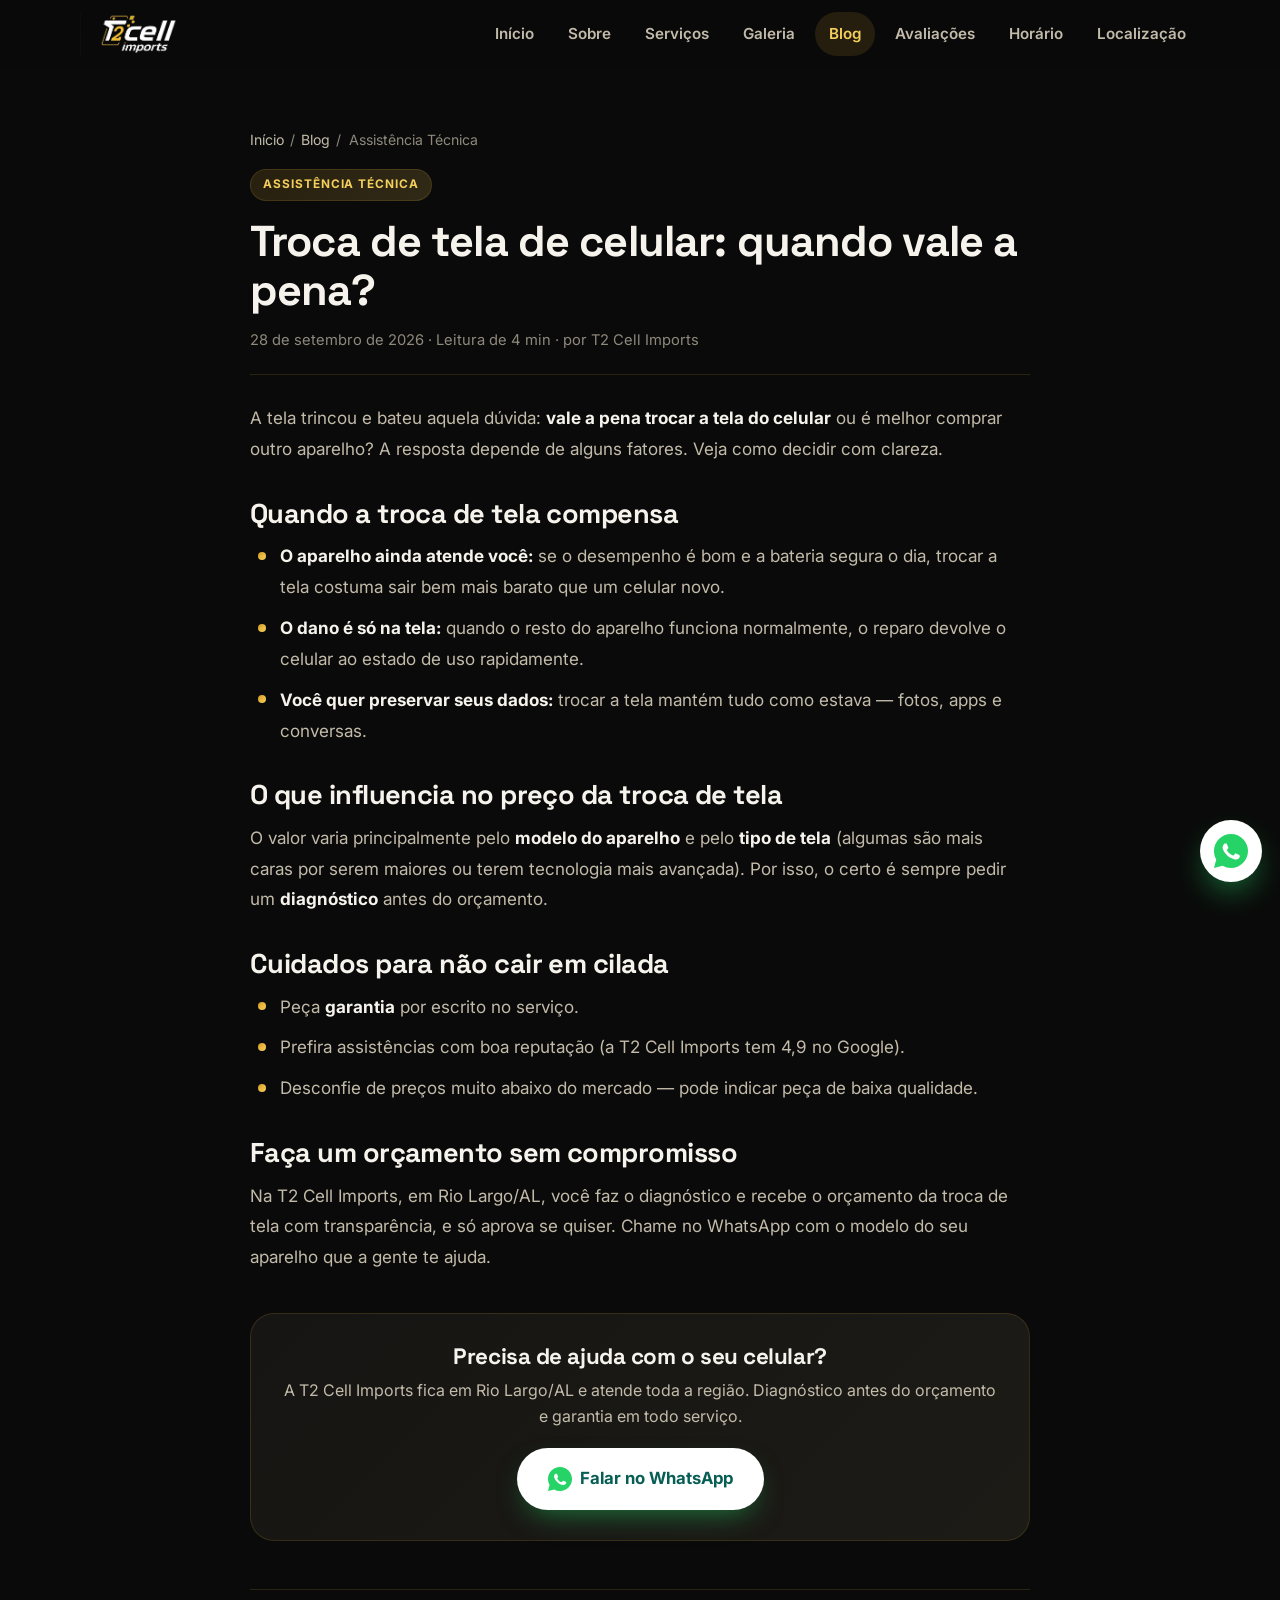
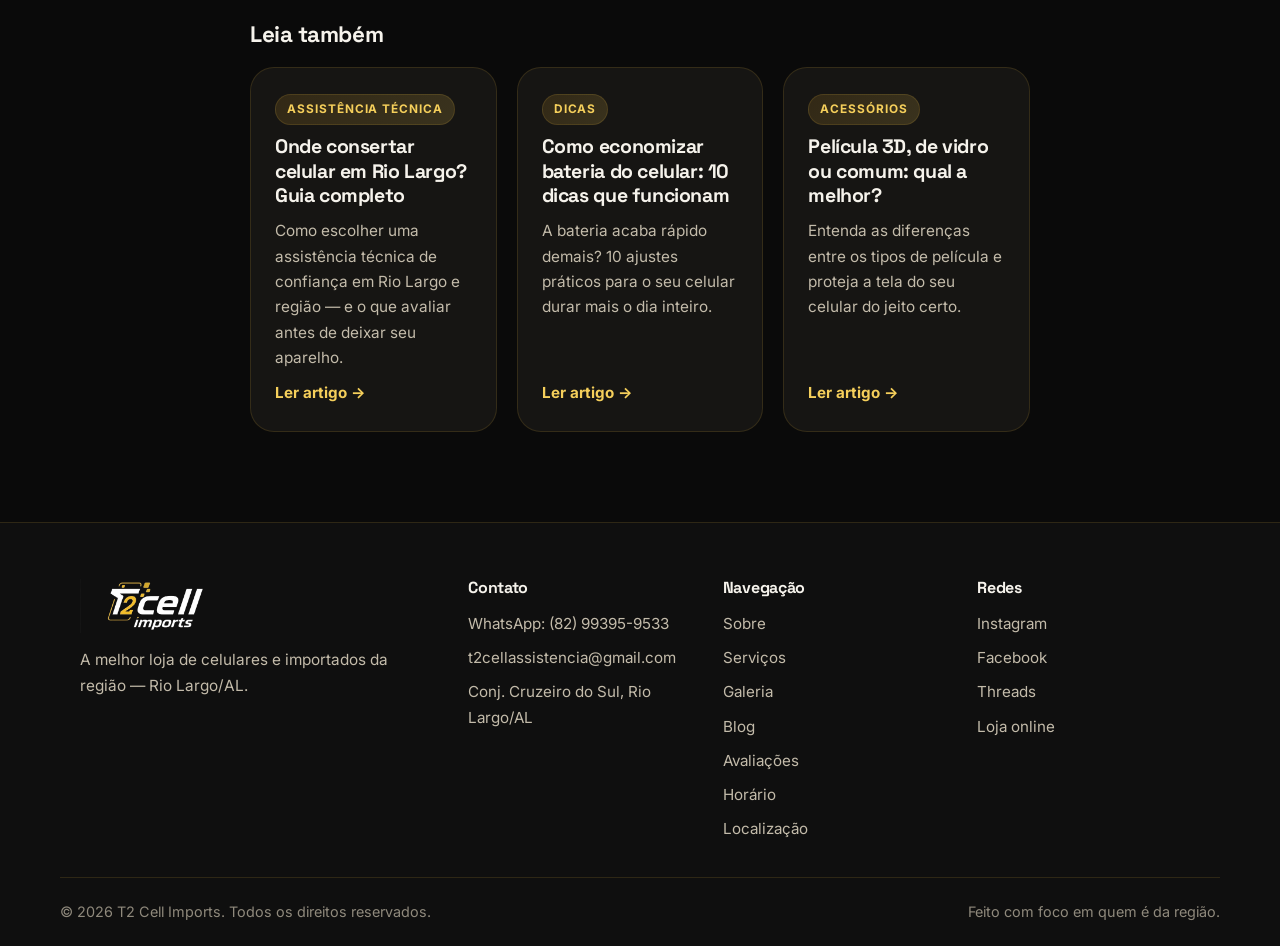
<file: blog-troca-de-tela-vale-a-pena.html>
<!DOCTYPE html>
<html lang="pt-BR">
<head>
  <meta charset="UTF-8" />
  <meta name="viewport" content="width=device-width, initial-scale=1.0" />
  <meta name="theme-color" content="#0a0a0a" />
  <title>Troca de Tela de Celular: Quando Vale a Pena? | T2 Cell Imports</title>
  <meta name="description" content="Tela trincada? Saiba quando vale a pena trocar a tela do celular, o que influencia no preço e como não cair em ciladas. Dicas da T2 Cell Imports, em Rio Largo/AL." />
  <meta name="author" content="T2 Cell Imports" />
  <link rel="canonical" href="https://t2cellimports.com.br/blog-troca-de-tela-vale-a-pena.html" />
  <meta property="og:type" content="business.business" />
  <meta property="og:title" content="Troca de Tela de Celular: Quando Vale a Pena? | T2 Cell Imports" />
  <meta property="og:description" content="Tela trincada? Saiba quando vale a pena trocar a tela do celular, o que influencia no preço e como não cair em ciladas. Dicas da T2 Cell Imports, em Rio Largo/AL." />
  <meta property="og:locale" content="pt_BR" />
  <meta property="og:site_name" content="T2 Cell Imports" />
  <meta property="og:url" content="https://t2cellimports.com.br/blog-troca-de-tela-vale-a-pena.html" />
  <meta property="og:image" content="assets/og-image.svg" />
  <meta name="twitter:card" content="summary_large_image" />
  <meta name="twitter:title" content="Troca de Tela de Celular: Quando Vale a Pena? | T2 Cell Imports" />
  <meta name="twitter:description" content="Tela trincada? Saiba quando vale a pena trocar a tela do celular, o que influencia no preço e como não cair em ciladas. Dicas da T2 Cell Imports, em Rio Largo/AL." />
  <meta name="twitter:image" content="assets/og-image.svg" />
  <link rel="icon" href="data:image/svg+xml,%3Csvg xmlns='http://www.w3.org/2000/svg' viewBox='0 0 100 100'%3E%3Crect width='100' height='100' rx='24' fill='%230a0a0a'/%3E%3Ctext x='50' y='70' font-family='Arial,sans-serif' font-size='56' font-weight='900' text-anchor='middle' fill='%23e8b53d'%3ET2%3C/text%3E%3C/svg%3E" />
  <link rel="apple-touch-icon" href="assets/logo-square.png" />
  <link rel="preconnect" href="https://fonts.googleapis.com" />
  <link rel="preconnect" href="https://fonts.gstatic.com" crossorigin />
  <link href="https://fonts.googleapis.com/css2?family=Space+Grotesk:wght@500;600;700&family=Inter:wght@400;500;600;700&display=swap" rel="stylesheet" />
  <link rel="stylesheet" href="css/styles.css?v=20" />
  <script type="application/ld+json">
  {
    "@context": "https://schema.org",
    "@type": "BlogPosting",
    "headline": "Troca de tela de celular: quando vale a pena?",
    "description": "Tela trincada? Saiba quando vale a pena trocar a tela do celular, o que influencia no preço e como não cair em ciladas. Dicas da T2 Cell Imports, em Rio Largo/AL.",
    "datePublished": "2026-09-28",
    "dateModified": "2026-09-28",
    "author": { "@type": "Organization", "name": "T2 Cell Imports" },
    "publisher": { "@type": "Organization", "name": "T2 Cell Imports", "logo": { "@type": "ImageObject", "url": "https://t2cellimports.com.br/assets/logo-square.png" } },
    "mainEntityOfPage": { "@type": "WebPage", "@id": "https://t2cellimports.com.br/blog-troca-de-tela-vale-a-pena.html" },
    "image": "https://t2cellimports.com.br/assets/og-image.svg",
    "articleSection": "Assistência Técnica"
  }
  </script>
  <script type="application/ld+json">
  {
    "@context": "https://schema.org",
    "@type": "BreadcrumbList",
    "itemListElement": [
      { "@type": "ListItem", "position": 1, "name": "Início", "item": "https://t2cellimports.com.br/" },
      { "@type": "ListItem", "position": 2, "name": "Blog", "item": "https://t2cellimports.com.br/blog.html" },
      { "@type": "ListItem", "position": 3, "name": "Troca de tela de celular: quando vale a pena?", "item": "https://t2cellimports.com.br/blog-troca-de-tela-vale-a-pena.html" }
    ]
  }
  </script>
</head>
<body>
  <a href="#main" class="skip-link">Pular para o conteúdo</a>
  <header class="site-header" id="top">
    <div class="container header-inner">
      <a href="index.html" class="brand" aria-label="T2 Cell Imports — início">
        <img src="assets/logo.png" alt="T2 Cell Imports" class="brand-logo" width="860" height="370" />
      </a>
      <nav class="main-nav" aria-label="Navegação principal">
        <button class="nav-toggle" aria-expanded="false" aria-controls="nav-list" aria-label="Abrir menu">
          <span></span><span></span><span></span>
        </button>
        <ul class="nav-list" id="nav-list">
          <li><a href="index.html">Início</a></li>
          <li><a href="sobre.html">Sobre</a></li>
          <li><a href="servicos.html">Serviços</a></li>
          <li><a href="galeria.html">Galeria</a></li>
          <li><a href="blog.html" class="active" aria-current="page">Blog</a></li>
          <li><a href="avaliacoes.html">Avaliações</a></li>
          <li><a href="horario.html">Horário</a></li>
          <li><a href="localizacao.html">Localização</a></li>
        </ul>
      </nav>
    </div>
  </header>

  <main id="main">
    <article class="post first-section">
      <div class="container post-wrap">
        <nav class="breadcrumb" aria-label="Você está em"><a href="index.html">Início</a> <span>/</span> <a href="blog.html">Blog</a> <span>/</span> <span aria-current="page">Assistência Técnica</span></nav>
        <span class="post-cat-chip">Assistência Técnica</span>
        <h1 class="post-title">Troca de tela de celular: quando vale a pena?</h1>
        <p class="post-meta"><time datetime="2026-09-28">28 de setembro de 2026</time> · Leitura de 4 min · por T2 Cell Imports</p>
        <div class="post-body">

<p>A tela trincou e bateu aquela dúvida: <strong>vale a pena trocar a tela do celular</strong> ou é melhor comprar outro aparelho? A resposta depende de alguns fatores. Veja como decidir com clareza.</p>

<h2>Quando a troca de tela compensa</h2>
<ul>
<li><strong>O aparelho ainda atende você:</strong> se o desempenho é bom e a bateria segura o dia, trocar a tela costuma sair bem mais barato que um celular novo.</li>
<li><strong>O dano é só na tela:</strong> quando o resto do aparelho funciona normalmente, o reparo devolve o celular ao estado de uso rapidamente.</li>
<li><strong>Você quer preservar seus dados:</strong> trocar a tela mantém tudo como estava — fotos, apps e conversas.</li>
</ul>

<h2>O que influencia no preço da troca de tela</h2>
<p>O valor varia principalmente pelo <strong>modelo do aparelho</strong> e pelo <strong>tipo de tela</strong> (algumas são mais caras por serem maiores ou terem tecnologia mais avançada). Por isso, o certo é sempre pedir um <strong>diagnóstico</strong> antes do orçamento.</p>

<h2>Cuidados para não cair em cilada</h2>
<ul>
<li>Peça <strong>garantia</strong> por escrito no serviço.</li>
<li>Prefira assistências com boa reputação (a T2 Cell Imports tem 4,9 no Google).</li>
<li>Desconfie de preços muito abaixo do mercado — pode indicar peça de baixa qualidade.</li>
</ul>

<h2>Faça um orçamento sem compromisso</h2>
<p>Na T2 Cell Imports, em Rio Largo/AL, você faz o diagnóstico e recebe o orçamento da troca de tela com transparência, e só aprova se quiser. Chame no WhatsApp com o modelo do seu aparelho que a gente te ajuda.</p>

        </div>
      <aside class="post-cta">
        <h2>Precisa de ajuda com o seu celular?</h2>
        <p>A T2 Cell Imports fica em Rio Largo/AL e atende toda a região. Diagnóstico antes do orçamento e garantia em todo serviço.</p>
        <a class="btn btn-wa btn-lg" href="https://wa.me/5582993959533?text=Ol%C3%A1!%20Vim%20pelo%20site%20e%20gostaria%20de%20mais%20informa%C3%A7%C3%B5es." target="_blank" rel="noopener"><svg viewBox="0 0 32 32" aria-hidden="true" class="whats-logo"><path fill="#25D366" d="M16 0C7.164 0 0 7.164 0 16c0 2.82.737 5.57 2.137 7.993L0 32l8.2-2.15A15.93 15.93 0 0 0 16 32c8.836 0 16-7.164 16-16S24.836 0 16 0z"/><path fill="#fff" d="M23.4 19.6c-.4-.2-2.34-1.15-2.7-1.28-.36-.13-.63-.2-.9.2-.26.4-1.03 1.28-1.26 1.54-.23.27-.46.3-.86.1-.4-.2-1.67-.62-3.18-1.96-1.18-1.05-1.97-2.34-2.2-2.74-.23-.4-.02-.61.17-.81.18-.18.4-.46.6-.7.2-.23.26-.4.4-.66.13-.27.06-.5-.03-.7-.1-.2-.9-2.16-1.23-2.96-.32-.78-.65-.67-.9-.68l-.76-.02c-.26 0-.7.1-1.06.5-.36.4-1.4 1.36-1.4 3.32 0 1.96 1.43 3.85 1.63 4.12.2.27 2.82 4.3 6.82 6.03.95.4 1.7.65 2.28.84.96.3 1.83.26 2.52.16.77-.12 2.34-.96 2.67-1.88.33-.92.33-1.72.23-1.88-.1-.16-.36-.26-.76-.46z"/></svg> Falar no WhatsApp</a>
      </aside>
        <section class="related">
          <h2>Leia também</h2>
          <div class="post-cards">
          <a class="post-card reveal" href="blog-consertar-celular-rio-largo.html">
            <span class="post-card-cat">Assistência Técnica</span>
            <h3>Onde consertar celular em Rio Largo? Guia completo</h3>
            <p>Como escolher uma assistência técnica de confiança em Rio Largo e região — e o que avaliar antes de deixar seu aparelho.</p>
            <span class="post-card-link">Ler artigo →</span>
          </a>
          <a class="post-card reveal" href="blog-economizar-bateria-celular.html">
            <span class="post-card-cat">Dicas</span>
            <h3>Como economizar bateria do celular: 10 dicas que funcionam</h3>
            <p>A bateria acaba rápido demais? 10 ajustes práticos para o seu celular durar mais o dia inteiro.</p>
            <span class="post-card-link">Ler artigo →</span>
          </a>
          <a class="post-card reveal" href="blog-pelicula-qual-escolher.html">
            <span class="post-card-cat">Acessórios</span>
            <h3>Película 3D, de vidro ou comum: qual a melhor?</h3>
            <p>Entenda as diferenças entre os tipos de película e proteja a tela do seu celular do jeito certo.</p>
            <span class="post-card-link">Ler artigo →</span>
          </a>
          </div>
        </section>
      </div>
    </article>
  </main>

  <footer class="site-footer">
    <div class="container footer-inner">
      <div class="footer-brand">
        <img src="assets/logo.png" alt="T2 Cell Imports" class="brand-logo footer-logo" width="860" height="370" />
        <p class="footer-tag">A melhor loja de celulares e importados da região — Rio Largo/AL.</p>
      </div>
      <div class="footer-col">
        <h4>Contato</h4>
        <ul>
          <li><a href="https://wa.me/5582993959533" target="_blank" rel="noopener">WhatsApp: (82) 99395-9533</a></li>
          <li><a href="mailto:t2cellassistencia@gmail.com">t2cellassistencia@gmail.com</a></li>
          <li>Conj. Cruzeiro do Sul, Rio Largo/AL</li>
        </ul>
      </div>
      <div class="footer-col">
        <h4>Navegação</h4>
        <ul>
          <li><a href="sobre.html">Sobre</a></li>
          <li><a href="servicos.html">Serviços</a></li>
          <li><a href="galeria.html">Galeria</a></li>
          <li><a href="blog.html">Blog</a></li>
          <li><a href="avaliacoes.html">Avaliações</a></li>
          <li><a href="horario.html">Horário</a></li>
          <li><a href="localizacao.html">Localização</a></li>
        </ul>
      </div>
      <div class="footer-col">
        <h4>Redes</h4>
        <ul>
          <li><a href="https://www.instagram.com/t2cell_imports" target="_blank" rel="noopener">Instagram</a></li>
          <li><a href="https://www.facebook.com/p/T2-cell-imports-100078461546081/" target="_blank" rel="noopener">Facebook</a></li>
          <li><a href="https://www.threads.com/@t2cell_imports" target="_blank" rel="noopener">Threads</a></li>
          <li><a href="https://t2cellimports.mercadorio.com.br/" target="_blank" rel="noopener">Loja online</a></li>
        </ul>
      </div>
    </div>
    <div class="container footer-bottom">
      <p>© <span id="year">2026</span> T2 Cell Imports. Todos os direitos reservados.</p>
      <p class="muted">Feito com foco em quem é da região.</p>
    </div>
  </footer>

  <a class="whats-float" href="https://wa.me/5582993959533?text=Ol%C3%A1!%20Vim%20pelo%20site%20e%20gostaria%20de%20mais%20informa%C3%A7%C3%B5es." target="_blank" rel="noopener" aria-label="Falar no WhatsApp">
    <svg viewBox="0 0 32 32" aria-hidden="true" class="whats-logo">
      <path fill="#25D366" d="M16 0C7.164 0 0 7.164 0 16c0 2.82.737 5.57 2.137 7.993L0 32l8.2-2.15A15.93 15.93 0 0 0 16 32c8.836 0 16-7.164 16-16S24.836 0 16 0z"/>
      <path fill="#fff" d="M23.4 19.6c-.4-.2-2.34-1.15-2.7-1.28-.36-.13-.63-.2-.9.2-.26.4-1.03 1.28-1.26 1.54-.23.27-.46.3-.86.1-.4-.2-1.67-.62-3.18-1.96-1.18-1.05-1.97-2.34-2.2-2.74-.23-.4-.02-.61.17-.81.18-.18.4-.46.6-.7.2-.23.26-.4.4-.66.13-.27.06-.5-.03-.7-.1-.2-.9-2.16-1.23-2.96-.32-.78-.65-.67-.9-.68l-.76-.02c-.26 0-.7.1-1.06.5-.36.4-1.4 1.36-1.4 3.32 0 1.96 1.43 3.85 1.63 4.12.2.27 2.82 4.3 6.82 6.03.95.4 1.7.65 2.28.84.96.3 1.83.26 2.52.16.77-.12 2.34-.96 2.67-1.88.33-.92.33-1.72.23-1.88-.1-.16-.36-.26-.76-.46z"/>
    </svg>
    <span class="whats-float-label">Fale conosco</span>
  </a>

  <script src="js/main.js?v=20" defer></script>
</body>
</html>
</file>
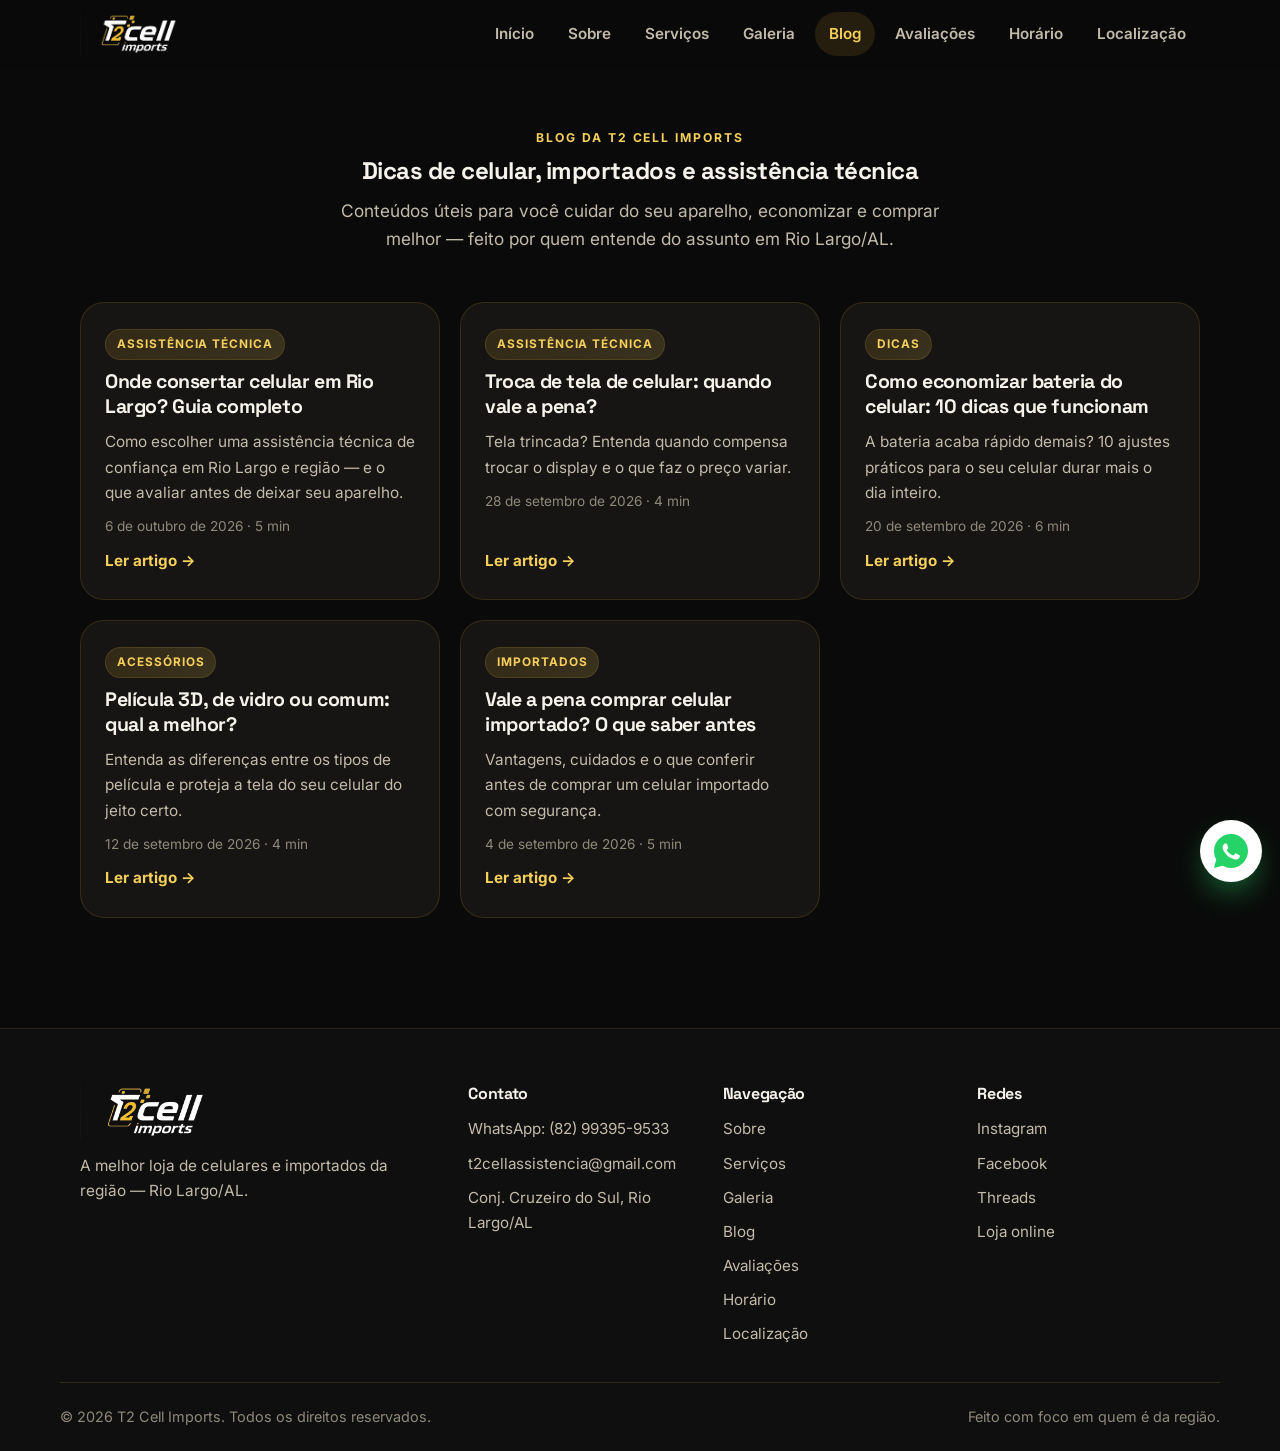
<file: blog.html>
<!DOCTYPE html>
<html lang="pt-BR">
<head>
  <meta charset="UTF-8" />
  <meta name="viewport" content="width=device-width, initial-scale=1.0" />
  <meta name="theme-color" content="#0a0a0a" />
  <title>Blog — Dicas de Celular e Assistência Técnica | T2 Cell Imports</title>
  <meta name="description" content="Dicas sobre celulares, importados, acessórios e assistência técnica em Rio Largo/AL. Conteúdo da T2 Cell Imports para você cuidar do seu aparelho." />
  <meta name="author" content="T2 Cell Imports" />
  <link rel="canonical" href="https://t2cellimports.com.br/blog.html" />
  <meta property="og:type" content="business.business" />
  <meta property="og:title" content="Blog — Dicas de Celular e Assistência Técnica | T2 Cell Imports" />
  <meta property="og:description" content="Dicas sobre celulares, importados, acessórios e assistência técnica em Rio Largo/AL. Conteúdo da T2 Cell Imports para você cuidar do seu aparelho." />
  <meta property="og:locale" content="pt_BR" />
  <meta property="og:site_name" content="T2 Cell Imports" />
  <meta property="og:url" content="https://t2cellimports.com.br/blog.html" />
  <meta property="og:image" content="assets/og-image.svg" />
  <meta name="twitter:card" content="summary_large_image" />
  <meta name="twitter:title" content="Blog — Dicas de Celular e Assistência Técnica | T2 Cell Imports" />
  <meta name="twitter:description" content="Dicas sobre celulares, importados, acessórios e assistência técnica em Rio Largo/AL. Conteúdo da T2 Cell Imports para você cuidar do seu aparelho." />
  <meta name="twitter:image" content="assets/og-image.svg" />
  <link rel="icon" href="data:image/svg+xml,%3Csvg xmlns='http://www.w3.org/2000/svg' viewBox='0 0 100 100'%3E%3Crect width='100' height='100' rx='24' fill='%230a0a0a'/%3E%3Ctext x='50' y='70' font-family='Arial,sans-serif' font-size='56' font-weight='900' text-anchor='middle' fill='%23e8b53d'%3ET2%3C/text%3E%3C/svg%3E" />
  <link rel="apple-touch-icon" href="assets/logo-square.png" />
  <link rel="preconnect" href="https://fonts.googleapis.com" />
  <link rel="preconnect" href="https://fonts.gstatic.com" crossorigin />
  <link href="https://fonts.googleapis.com/css2?family=Space+Grotesk:wght@500;600;700&family=Inter:wght@400;500;600;700&display=swap" rel="stylesheet" />
  <link rel="stylesheet" href="css/styles.css?v=20" />
  <script type="application/ld+json">
  {
    "@context": "https://schema.org",
    "@type": "Blog",
    "name": "Blog da T2 Cell Imports",
    "url": "https://t2cellimports.com.br/blog.html",
    "description": "Dicas sobre celulares, importados, acessórios e assistência técnica em Rio Largo/AL.",
    "publisher": { "@type": "Organization", "name": "T2 Cell Imports" }
  }
  </script>
</head>
<body>
  <a href="#main" class="skip-link">Pular para o conteúdo</a>
  <header class="site-header" id="top">
    <div class="container header-inner">
      <a href="index.html" class="brand" aria-label="T2 Cell Imports — início">
        <img src="assets/logo.png" alt="T2 Cell Imports" class="brand-logo" width="860" height="370" />
      </a>
      <nav class="main-nav" aria-label="Navegação principal">
        <button class="nav-toggle" aria-expanded="false" aria-controls="nav-list" aria-label="Abrir menu">
          <span></span><span></span><span></span>
        </button>
        <ul class="nav-list" id="nav-list">
          <li><a href="index.html">Início</a></li>
          <li><a href="sobre.html">Sobre</a></li>
          <li><a href="servicos.html">Serviços</a></li>
          <li><a href="galeria.html">Galeria</a></li>
          <li><a href="blog.html" class="active" aria-current="page">Blog</a></li>
          <li><a href="avaliacoes.html">Avaliações</a></li>
          <li><a href="horario.html">Horário</a></li>
          <li><a href="localizacao.html">Localização</a></li>
        </ul>
      </nav>
    </div>
  </header>

  <main id="main">
    <section class="section first-section" id="blog" aria-labelledby="blog-title">
      <div class="container">
        <header class="section-head">
          <p class="eyebrow reveal">Blog da T2 Cell Imports</p>
          <h1 id="blog-title" class="reveal">Dicas de celular, importados e assistência técnica</h1>
          <p class="section-lead reveal">Conteúdos úteis para você cuidar do seu aparelho, economizar e comprar melhor — feito por quem entende do assunto em Rio Largo/AL.</p>
        </header>
        <div class="post-cards blog-grid">
          <a class="post-card reveal" href="blog-consertar-celular-rio-largo.html">
            <span class="post-card-cat">Assistência Técnica</span>
            <h3>Onde consertar celular em Rio Largo? Guia completo</h3>
            <p>Como escolher uma assistência técnica de confiança em Rio Largo e região — e o que avaliar antes de deixar seu aparelho.</p>
            <span class="post-card-meta"><time datetime="2026-10-06">6 de outubro de 2026</time> · 5 min</span>
            <span class="post-card-link">Ler artigo →</span>
          </a>
          <a class="post-card reveal" href="blog-troca-de-tela-vale-a-pena.html">
            <span class="post-card-cat">Assistência Técnica</span>
            <h3>Troca de tela de celular: quando vale a pena?</h3>
            <p>Tela trincada? Entenda quando compensa trocar o display e o que faz o preço variar.</p>
            <span class="post-card-meta"><time datetime="2026-09-28">28 de setembro de 2026</time> · 4 min</span>
            <span class="post-card-link">Ler artigo →</span>
          </a>
          <a class="post-card reveal" href="blog-economizar-bateria-celular.html">
            <span class="post-card-cat">Dicas</span>
            <h3>Como economizar bateria do celular: 10 dicas que funcionam</h3>
            <p>A bateria acaba rápido demais? 10 ajustes práticos para o seu celular durar mais o dia inteiro.</p>
            <span class="post-card-meta"><time datetime="2026-09-20">20 de setembro de 2026</time> · 6 min</span>
            <span class="post-card-link">Ler artigo →</span>
          </a>
          <a class="post-card reveal" href="blog-pelicula-qual-escolher.html">
            <span class="post-card-cat">Acessórios</span>
            <h3>Película 3D, de vidro ou comum: qual a melhor?</h3>
            <p>Entenda as diferenças entre os tipos de película e proteja a tela do seu celular do jeito certo.</p>
            <span class="post-card-meta"><time datetime="2026-09-12">12 de setembro de 2026</time> · 4 min</span>
            <span class="post-card-link">Ler artigo →</span>
          </a>
          <a class="post-card reveal" href="blog-celular-importado-vale-a-pena.html">
            <span class="post-card-cat">Importados</span>
            <h3>Vale a pena comprar celular importado? O que saber antes</h3>
            <p>Vantagens, cuidados e o que conferir antes de comprar um celular importado com segurança.</p>
            <span class="post-card-meta"><time datetime="2026-09-04">4 de setembro de 2026</time> · 5 min</span>
            <span class="post-card-link">Ler artigo →</span>
          </a>
        </div>
      </div>
    </section>
  </main>

  <footer class="site-footer">
    <div class="container footer-inner">
      <div class="footer-brand">
        <img src="assets/logo.png" alt="T2 Cell Imports" class="brand-logo footer-logo" width="860" height="370" />
        <p class="footer-tag">A melhor loja de celulares e importados da região — Rio Largo/AL.</p>
      </div>
      <div class="footer-col">
        <h4>Contato</h4>
        <ul>
          <li><a href="https://wa.me/5582993959533" target="_blank" rel="noopener">WhatsApp: (82) 99395-9533</a></li>
          <li><a href="mailto:t2cellassistencia@gmail.com">t2cellassistencia@gmail.com</a></li>
          <li>Conj. Cruzeiro do Sul, Rio Largo/AL</li>
        </ul>
      </div>
      <div class="footer-col">
        <h4>Navegação</h4>
        <ul>
          <li><a href="sobre.html">Sobre</a></li>
          <li><a href="servicos.html">Serviços</a></li>
          <li><a href="galeria.html">Galeria</a></li>
          <li><a href="blog.html">Blog</a></li>
          <li><a href="avaliacoes.html">Avaliações</a></li>
          <li><a href="horario.html">Horário</a></li>
          <li><a href="localizacao.html">Localização</a></li>
        </ul>
      </div>
      <div class="footer-col">
        <h4>Redes</h4>
        <ul>
          <li><a href="https://www.instagram.com/t2cell_imports" target="_blank" rel="noopener">Instagram</a></li>
          <li><a href="https://www.facebook.com/p/T2-cell-imports-100078461546081/" target="_blank" rel="noopener">Facebook</a></li>
          <li><a href="https://www.threads.com/@t2cell_imports" target="_blank" rel="noopener">Threads</a></li>
          <li><a href="https://t2cellimports.mercadorio.com.br/" target="_blank" rel="noopener">Loja online</a></li>
        </ul>
      </div>
    </div>
    <div class="container footer-bottom">
      <p>© <span id="year">2026</span> T2 Cell Imports. Todos os direitos reservados.</p>
      <p class="muted">Feito com foco em quem é da região.</p>
    </div>
  </footer>

  <a class="whats-float" href="https://wa.me/5582993959533?text=Ol%C3%A1!%20Vim%20pelo%20site%20e%20gostaria%20de%20mais%20informa%C3%A7%C3%B5es." target="_blank" rel="noopener" aria-label="Falar no WhatsApp">
    <svg viewBox="0 0 32 32" aria-hidden="true" class="whats-logo">
      <path fill="#25D366" d="M16 0C7.164 0 0 7.164 0 16c0 2.82.737 5.57 2.137 7.993L0 32l8.2-2.15A15.93 15.93 0 0 0 16 32c8.836 0 16-7.164 16-16S24.836 0 16 0z"/>
      <path fill="#fff" d="M23.4 19.6c-.4-.2-2.34-1.15-2.7-1.28-.36-.13-.63-.2-.9.2-.26.4-1.03 1.28-1.26 1.54-.23.27-.46.3-.86.1-.4-.2-1.67-.62-3.18-1.96-1.18-1.05-1.97-2.34-2.2-2.74-.23-.4-.02-.61.17-.81.18-.18.4-.46.6-.7.2-.23.26-.4.4-.66.13-.27.06-.5-.03-.7-.1-.2-.9-2.16-1.23-2.96-.32-.78-.65-.67-.9-.68l-.76-.02c-.26 0-.7.1-1.06.5-.36.4-1.4 1.36-1.4 3.32 0 1.96 1.43 3.85 1.63 4.12.2.27 2.82 4.3 6.82 6.03.95.4 1.7.65 2.28.84.96.3 1.83.26 2.52.16.77-.12 2.34-.96 2.67-1.88.33-.92.33-1.72.23-1.88-.1-.16-.36-.26-.76-.46z"/>
    </svg>
    <span class="whats-float-label">Fale conosco</span>
  </a>

  <script src="js/main.js?v=20" defer></script>
</body>
</html>
</file>
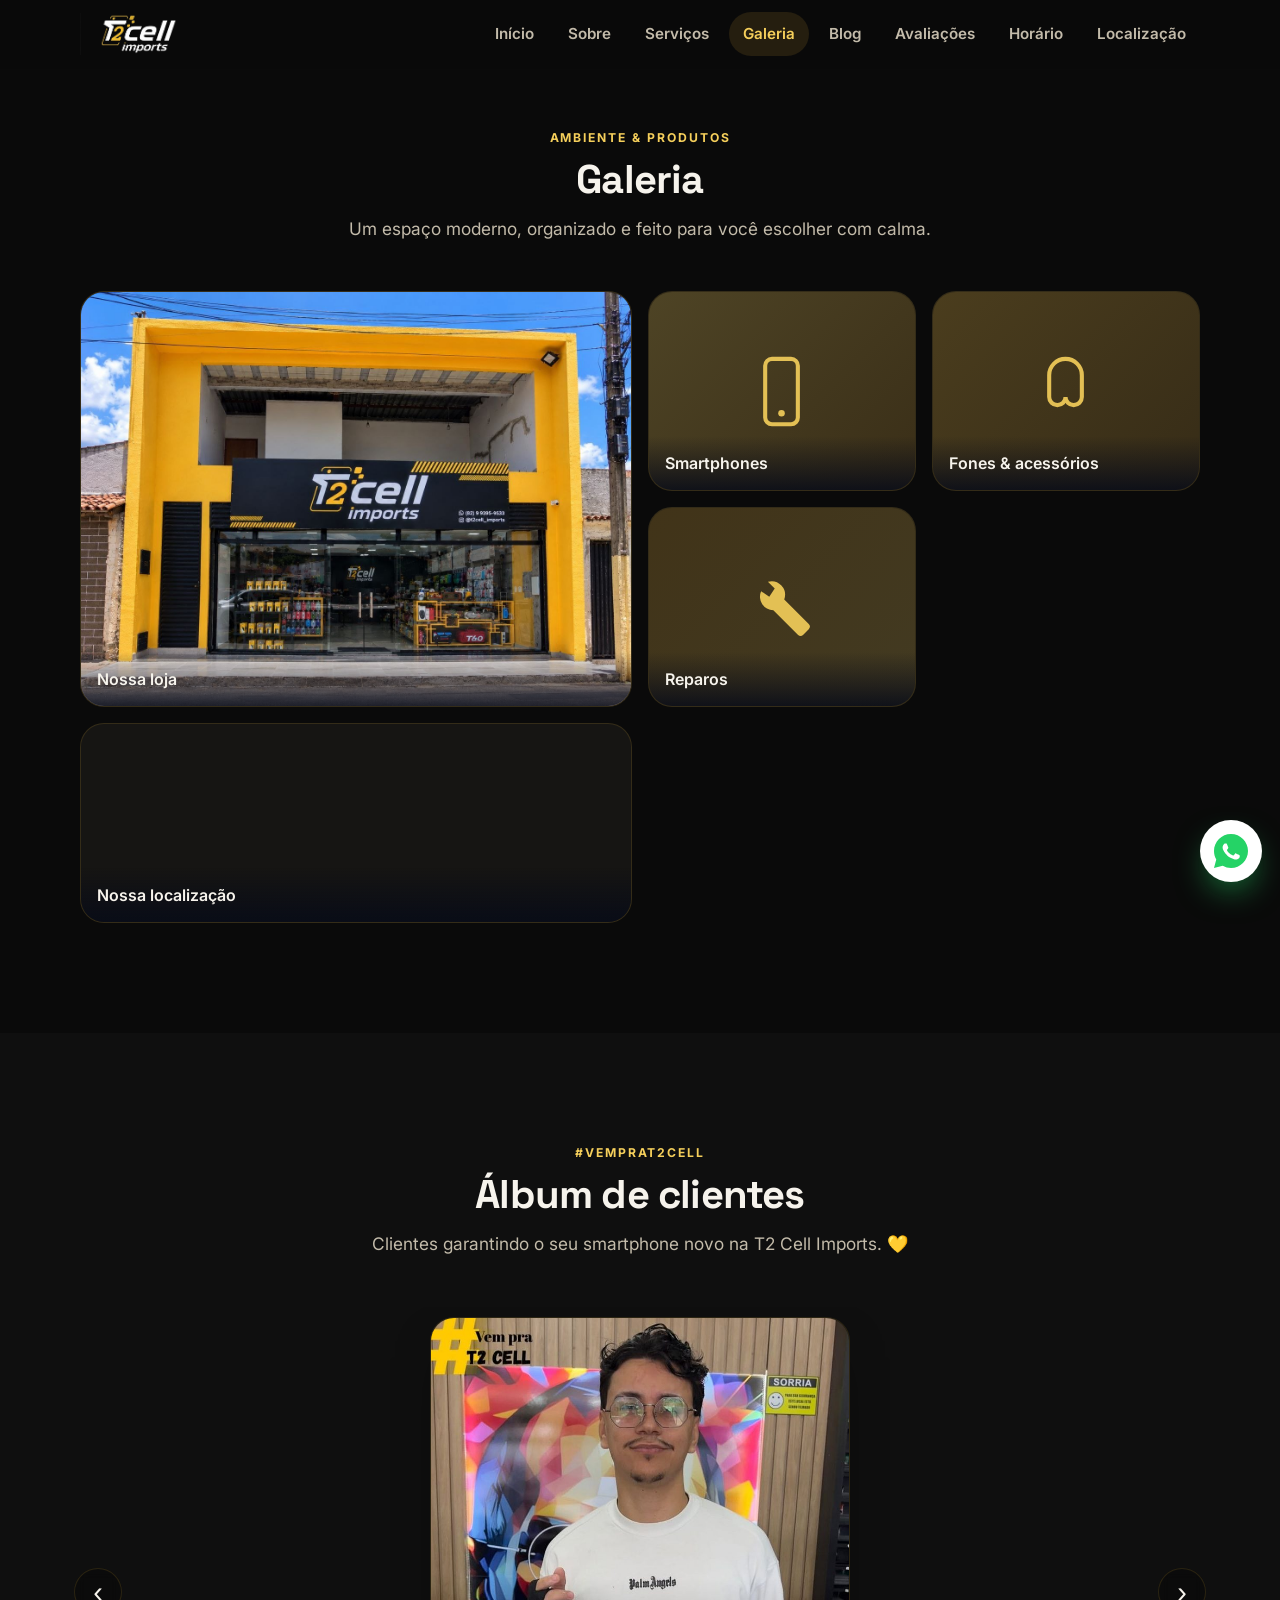
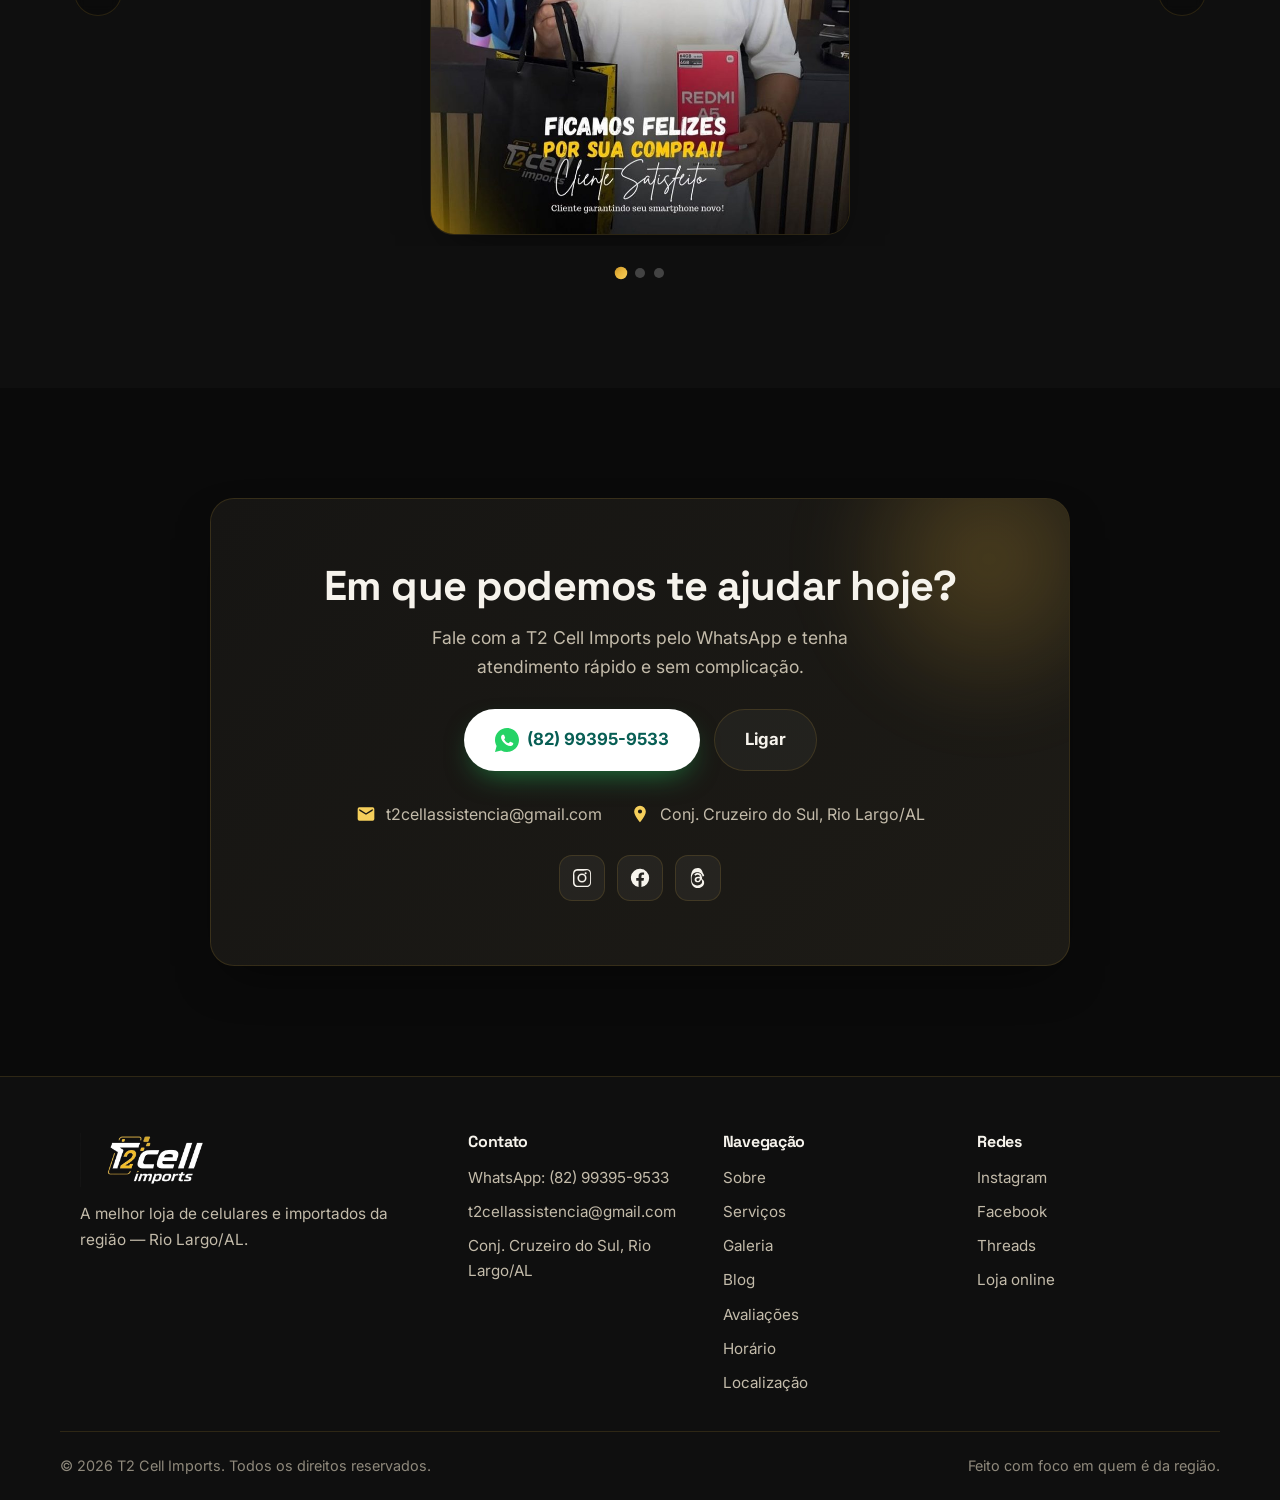
<file: galeria.html>
<!DOCTYPE html>
<html lang="pt-BR">
<head>
  <meta charset="UTF-8" />
  <meta name="viewport" content="width=device-width, initial-scale=1.0" />
  <meta name="theme-color" content="#0a0a0a" />
  <title>Galeria — T2 Cell Imports | Rio Largo/AL</title>
  <meta name="description" content="Fotos da loja T2 Cell Imports em Rio Largo/AL: fachada, ambiente, produtos e atendimento." />
  <meta name="author" content="T2 Cell Imports" />
  <link rel="canonical" href="https://t2cellimports.com.br/galeria.html" />
  <meta property="og:type" content="business.business" />
  <meta property="og:title" content="Galeria — T2 Cell Imports | Rio Largo/AL" />
  <meta property="og:description" content="Fotos da loja T2 Cell Imports em Rio Largo/AL: fachada, ambiente, produtos e atendimento." />
  <meta property="og:locale" content="pt_BR" />
  <meta property="og:site_name" content="T2 Cell Imports" />
  <meta property="og:url" content="https://t2cellimports.com.br/galeria.html" />
  <meta property="og:image" content="assets/og-image.svg" />
  <meta name="twitter:card" content="summary_large_image" />
  <meta name="twitter:title" content="Galeria — T2 Cell Imports | Rio Largo/AL" />
  <meta name="twitter:description" content="Fotos da loja T2 Cell Imports em Rio Largo/AL: fachada, ambiente, produtos e atendimento." />
  <meta name="twitter:image" content="assets/og-image.svg" />
  <link rel="icon" href="data:image/svg+xml,%3Csvg xmlns='http://www.w3.org/2000/svg' viewBox='0 0 100 100'%3E%3Crect width='100' height='100' rx='24' fill='%230a0a0a'/%3E%3Ctext x='50' y='70' font-family='Arial,sans-serif' font-size='56' font-weight='900' text-anchor='middle' fill='%23e8b53d'%3ET2%3C/text%3E%3C/svg%3E" />
  <link rel="apple-touch-icon" href="assets/logo-square.png" />
  <link rel="preconnect" href="https://fonts.googleapis.com" />
  <link rel="preconnect" href="https://fonts.gstatic.com" crossorigin />
  <link href="https://fonts.googleapis.com/css2?family=Space+Grotesk:wght@500;600;700&family=Inter:wght@400;500;600;700&display=swap" rel="stylesheet" />
  <link rel="stylesheet" href="css/styles.css?v=20" />
</head>
<body>
  <a href="#main" class="skip-link">Pular para o conteúdo</a>
  <header class="site-header" id="top">
    <div class="container header-inner">
      <a href="index.html" class="brand" aria-label="T2 Cell Imports — início">
        <img src="assets/logo.png" alt="T2 Cell Imports" class="brand-logo" width="860" height="370" />
      </a>
      <nav class="main-nav" aria-label="Navegação principal">
        <button class="nav-toggle" aria-expanded="false" aria-controls="nav-list" aria-label="Abrir menu">
          <span></span><span></span><span></span>
        </button>
        <ul class="nav-list" id="nav-list">
          <li><a href="index.html">Início</a></li>
          <li><a href="sobre.html">Sobre</a></li>
          <li><a href="servicos.html">Serviços</a></li>
          <li><a href="galeria.html" class="active" aria-current="page">Galeria</a></li>
          <li><a href="blog.html">Blog</a></li>
          <li><a href="avaliacoes.html">Avaliações</a></li>
          <li><a href="horario.html">Horário</a></li>
          <li><a href="localizacao.html">Localização</a></li>
        </ul>
      </nav>
    </div>
  </header>

  <main id="main">
    <section class="section first-section" id="galeria" aria-labelledby="gal-title">
      <div class="container">
        <header class="section-head">
          <p class="eyebrow reveal">Ambiente &amp; produtos</p>
          <h2 id="gal-title" class="reveal">Galeria</h2>
          <p class="section-lead reveal">Um espaço moderno, organizado e feito para você escolher com calma.</p>
        </header>
        <div class="gallery">
          <figure class="tile tile-lg tile-photo reveal" aria-label="Fachada da loja T2 Cell Imports">
            <img src="assets/store.jpg" alt="Fachada da loja T2 Cell Imports" width="1000" height="978" loading="lazy" />
            <figcaption>Nossa loja</figcaption>
          </figure>
          <figure class="tile reveal" aria-label="Smartphones (foto a adicionar)"><div class="tile-art art-phone" aria-hidden="true"><svg viewBox="0 0 64 64"><rect x="20" y="8" width="24" height="48" rx="5" fill="none" stroke="currentColor" stroke-width="3"/><circle cx="32" cy="48" r="2.4" fill="currentColor"/></svg></div><figcaption>Smartphones</figcaption></figure>
          <figure class="tile reveal" aria-label="Acessórios (foto a adicionar)"><div class="tile-art art-acc" aria-hidden="true"><svg viewBox="0 0 64 64"><path fill="none" stroke="currentColor" stroke-width="3" d="M20 20a10 10 0 0 1 24 0v16M20 20v16a6 6 0 0 0 12 0M44 36a6 6 0 0 1-12 0"/></svg></div><figcaption>Fones &amp; acessórios</figcaption></figure>
          <figure class="tile reveal" aria-label="Assistência técnica (foto a adicionar)"><div class="tile-art art-tools" aria-hidden="true"><svg viewBox="0 0 64 64"><path fill="currentColor" d="M52 44 34 26a10 10 0 0 0-12-13l5 5-4 6-6-4A10 10 0 0 0 26 34l18 18a3 3 0 0 0 4 0l4-4a3 3 0 0 0 0-4"/></svg></div><figcaption>Reparos</figcaption></figure>
          <figure class="tile tile-wide tile-map reveal" aria-label="Localização da T2 Cell Imports no mapa">
            <iframe title="Mapa — T2 Cell Imports em Rio Largo/AL" src="https://www.google.com/maps?q=T2%20CELL%20IMPORTS%2C%20Rio%20Largo%20-%20AL&z=16&hl=pt-BR&output=embed" loading="lazy" referrerpolicy="no-referrer-when-downgrade"></iframe>
            <figcaption>Nossa localização</figcaption>
          </figure>
        </div>
      </div>
    </section>
    <section class="section section-alt" id="clientes" aria-labelledby="cli-title">
      <div class="container">
        <header class="section-head">
          <p class="eyebrow reveal">#VemPraT2Cell</p>
          <h2 id="cli-title" class="reveal">Álbum de clientes</h2>
          <p class="section-lead reveal">Clientes garantindo o seu smartphone novo na T2 Cell Imports. 💛</p>
        </header>
        <div class="carousel reveal" data-autoplay="4500" aria-roledescription="carrossel" aria-label="Fotos de clientes">
          <button class="carousel-btn prev" type="button" aria-label="Foto anterior">&#8249;</button>
          <div class="carousel-viewport">
            <ul class="carousel-track">
              <li class="carousel-slide"><img src="assets/cliente1.jpg" alt="Cliente satisfeito com seu smartphone novo na T2 Cell Imports" loading="lazy" width="800" height="988" /></li>
              <li class="carousel-slide"><img src="assets/cliente2.jpg" alt="Cliente satisfeito com seu smartphone novo na T2 Cell Imports" loading="lazy" width="800" height="997" /></li>
              <li class="carousel-slide"><img src="assets/cliente3.jpg" alt="Cliente satisfeito com seu smartphone novo na T2 Cell Imports" loading="lazy" width="800" height="995" /></li>
            </ul>
          </div>
          <button class="carousel-btn next" type="button" aria-label="Próxima foto">&#8250;</button>
          <div class="carousel-dots" role="tablist" aria-label="Selecionar foto"></div>
        </div>
      </div>
    </section>
    <section class="section contact-cta" id="contato" aria-labelledby="cta-title">
      <div class="container">
        <div class="cta-box reveal">
          <h2 id="cta-title">Em que podemos te ajudar hoje?</h2>
          <p>Fale com a T2 Cell Imports pelo WhatsApp e tenha atendimento rápido e sem complicação.</p>
          <div class="cta-actions">
            <a class="btn btn-wa btn-lg" href="https://wa.me/5582993959533?text=Ol%C3%A1!%20Vim%20pelo%20site%20e%20gostaria%20de%20mais%20informa%C3%A7%C3%B5es." target="_blank" rel="noopener">
              <svg viewBox="0 0 32 32" aria-hidden="true" class="whats-logo"><path fill="#25D366" d="M16 0C7.164 0 0 7.164 0 16c0 2.82.737 5.57 2.137 7.993L0 32l8.2-2.15A15.93 15.93 0 0 0 16 32c8.836 0 16-7.164 16-16S24.836 0 16 0z"/><path fill="#fff" d="M23.4 19.6c-.4-.2-2.34-1.15-2.7-1.28-.36-.13-.63-.2-.9.2-.26.4-1.03 1.28-1.26 1.54-.23.27-.46.3-.86.1-.4-.2-1.67-.62-3.18-1.96-1.18-1.05-1.97-2.34-2.2-2.74-.23-.4-.02-.61.17-.81.18-.18.4-.46.6-.7.2-.23.26-.4.4-.66.13-.27.06-.5-.03-.7-.1-.2-.9-2.16-1.23-2.96-.32-.78-.65-.67-.9-.68l-.76-.02c-.26 0-.7.1-1.06.5-.36.4-1.4 1.36-1.4 3.32 0 1.96 1.43 3.85 1.63 4.12.2.27 2.82 4.3 6.82 6.03.95.4 1.7.65 2.28.84.96.3 1.83.26 2.52.16.77-.12 2.34-.96 2.67-1.88.33-.92.33-1.72.23-1.88-.1-.16-.36-.26-.76-.46z"/></svg>
              (82) 99395-9533
            </a>
            <a class="btn btn-ghost btn-lg" href="tel:+5582993959533">Ligar</a>
          </div>
          <ul class="contact-list">
            <li>
              <svg class="ic" viewBox="0 0 24 24" aria-hidden="true"><path fill="currentColor" d="M20 4H4a2 2 0 0 0-2 2v12a2 2 0 0 0 2 2h16a2 2 0 0 0 2-2V6a2 2 0 0 0-2-2m0 4-8 5-8-5V6l8 5 8-5z"/></svg>
              <a href="mailto:t2cellassistencia@gmail.com">t2cellassistencia@gmail.com</a>
            </li>
            <li>
              <svg class="ic" viewBox="0 0 24 24" aria-hidden="true"><path fill="currentColor" d="M12 2a7 7 0 0 0-7 7c0 5 7 13 7 13s7-8 7-13a7 7 0 0 0-7-7m0 9.5A2.5 2.5 0 1 1 12 6.5a2.5 2.5 0 0 1 0 5"/></svg>
              Conj. Cruzeiro do Sul, Rio Largo/AL
            </li>
          </ul>
          <div class="social-row" aria-label="Redes sociais">
            <a href="https://www.instagram.com/t2cell_imports" target="_blank" rel="noopener" aria-label="Instagram">
              <svg viewBox="0 0 24 24" aria-hidden="true"><path fill="currentColor" d="M12 2.2c3.2 0 3.6 0 4.9.07 1.2.06 1.8.25 2.2.42.56.22.96.48 1.38.9.42.42.68.82.9 1.38.17.4.36 1 .42 2.2.07 1.3.07 1.7.07 4.9s0 3.6-.07 4.9c-.06 1.2-.25 1.8-.42 2.2a3.7 3.7 0 0 1-.9 1.38c-.42.42-.82.68-1.38.9-.4.17-1 .36-2.2.42-1.3.07-1.7.07-4.9.07s-3.6 0-4.9-.07c-1.2-.06-1.8-.25-2.2-.42a3.7 3.7 0 0 1-1.38-.9 3.7 3.7 0 0 1-.9-1.38c-.17-.4-.36-1-.42-2.2C2.2 15.6 2.2 15.2 2.2 12s0-3.6.07-4.9c.06-1.2.25-1.8.42-2.2.22-.56.48-.96.9-1.38.42-.42.82-.68 1.38-.9.4-.17 1-.36 2.2-.42C8.4 2.2 8.8 2.2 12 2.2m0 1.8c-3.1 0-3.5 0-4.7.07-.9.04-1.4.2-1.7.32-.43.17-.73.37-1.05.69-.32.32-.52.62-.69 1.05-.12.3-.28.8-.32 1.7C3.8 8.5 3.8 8.9 3.8 12s0 3.5.07 4.7c.04.9.2 1.4.32 1.7.17.43.37.73.69 1.05.32.32.62.52 1.05.69.3.12.8.28 1.7.32 1.2.07 1.6.07 4.7.07s3.5 0 4.7-.07c.9-.04 1.4-.2 1.7-.32.43-.17.73-.37 1.05-.69.32-.32.52-.62.69-1.05.12-.3.28-.8.32-1.7.07-1.2.07-1.6.07-4.7s0-3.5-.07-4.7c-.04-.9-.2-1.4-.32-1.7a2.8 2.8 0 0 0-.69-1.05 2.8 2.8 0 0 0-1.05-.69c-.3-.12-.8-.28-1.7-.32C15.5 4 15.1 4 12 4m0 3.06A4.94 4.94 0 1 0 12 17a4.94 4.94 0 0 0 0-9.88m0 8.15A3.2 3.2 0 1 1 12 8.8a3.2 3.2 0 0 1 0 6.4m5.1-8.35a1.15 1.15 0 1 1-2.3 0 1.15 1.15 0 0 1 2.3 0"/></svg>
            </a>
            <a href="https://www.facebook.com/p/T2-cell-imports-100078461546081/" target="_blank" rel="noopener" aria-label="Facebook">
              <svg viewBox="0 0 24 24" aria-hidden="true"><path fill="currentColor" d="M22 12a10 10 0 1 0-11.56 9.88v-6.99H7.9V12h2.54V9.8c0-2.5 1.49-3.89 3.77-3.89 1.1 0 2.24.2 2.24.2v2.46h-1.26c-1.24 0-1.63.77-1.63 1.56V12h2.78l-.44 2.89h-2.34v6.99A10 10 0 0 0 22 12"/></svg>
            </a>
            <a href="https://www.threads.com/@t2cell_imports" target="_blank" rel="noopener" aria-label="Threads">
              <svg viewBox="0 0 24 24" aria-hidden="true"><path fill="currentColor" d="M16.5 11.3c-.1 0-.2-.1-.3-.1-.2-3-1.8-4.7-4.5-4.7-1.6 0-3 .7-3.8 2l1.5 1c.6-.9 1.5-1.1 2.3-1.1 1.5 0 2.3.9 2.4 2.3-.6-.1-1.2-.2-1.9-.2-2.4 0-4 1.3-3.9 3.3.1 1.9 1.7 2.9 3.4 2.9 1.6 0 3.3-.8 3.6-3.1.4.3.8.8 1 1.4.3.9.3 2.4-.9 3.6-1 1-2.3 1.5-4.2 1.5-2.1 0-3.7-.7-4.7-2-1-1.3-1.5-3-1.5-5.2s.5-3.9 1.5-5.2c1-1.3 2.6-2 4.7-2 2.1 0 3.6.7 4.7 2.1.5.7.9 1.5 1.1 2.5l1.8-.5c-.3-1.3-.8-2.4-1.5-3.3C16.2 2 14.3 1 11.7 1 7.3 1 4.2 4 4.2 12s3.1 11 7.5 11c2.4 0 4.3-.8 5.6-2.2 1.7-1.8 1.6-4.1 1.1-5.5-.4-1-1.1-1.8-2-2.3zm-4.3 4c-.9 0-1.9-.4-1.9-1.4-.1-.8.6-1.5 2-1.5.6 0 1.2.1 1.7.2-.2 1.9-1.2 2.6-1.8 2.7z"/></svg>
            </a>
          </div>
        </div>
      </div>
    </section>
  </main>

  <footer class="site-footer">
    <div class="container footer-inner">
      <div class="footer-brand">
        <img src="assets/logo.png" alt="T2 Cell Imports" class="brand-logo footer-logo" width="860" height="370" />
        <p class="footer-tag">A melhor loja de celulares e importados da região — Rio Largo/AL.</p>
      </div>
      <div class="footer-col">
        <h4>Contato</h4>
        <ul>
          <li><a href="https://wa.me/5582993959533" target="_blank" rel="noopener">WhatsApp: (82) 99395-9533</a></li>
          <li><a href="mailto:t2cellassistencia@gmail.com">t2cellassistencia@gmail.com</a></li>
          <li>Conj. Cruzeiro do Sul, Rio Largo/AL</li>
        </ul>
      </div>
      <div class="footer-col">
        <h4>Navegação</h4>
        <ul>
          <li><a href="sobre.html">Sobre</a></li>
          <li><a href="servicos.html">Serviços</a></li>
          <li><a href="galeria.html">Galeria</a></li>
          <li><a href="blog.html">Blog</a></li>
          <li><a href="avaliacoes.html">Avaliações</a></li>
          <li><a href="horario.html">Horário</a></li>
          <li><a href="localizacao.html">Localização</a></li>
        </ul>
      </div>
      <div class="footer-col">
        <h4>Redes</h4>
        <ul>
          <li><a href="https://www.instagram.com/t2cell_imports" target="_blank" rel="noopener">Instagram</a></li>
          <li><a href="https://www.facebook.com/p/T2-cell-imports-100078461546081/" target="_blank" rel="noopener">Facebook</a></li>
          <li><a href="https://www.threads.com/@t2cell_imports" target="_blank" rel="noopener">Threads</a></li>
          <li><a href="https://t2cellimports.mercadorio.com.br/" target="_blank" rel="noopener">Loja online</a></li>
        </ul>
      </div>
    </div>
    <div class="container footer-bottom">
      <p>© <span id="year">2026</span> T2 Cell Imports. Todos os direitos reservados.</p>
      <p class="muted">Feito com foco em quem é da região.</p>
    </div>
  </footer>

  <a class="whats-float" href="https://wa.me/5582993959533?text=Ol%C3%A1!%20Vim%20pelo%20site%20e%20gostaria%20de%20mais%20informa%C3%A7%C3%B5es." target="_blank" rel="noopener" aria-label="Falar no WhatsApp">
    <svg viewBox="0 0 32 32" aria-hidden="true" class="whats-logo">
      <path fill="#25D366" d="M16 0C7.164 0 0 7.164 0 16c0 2.82.737 5.57 2.137 7.993L0 32l8.2-2.15A15.93 15.93 0 0 0 16 32c8.836 0 16-7.164 16-16S24.836 0 16 0z"/>
      <path fill="#fff" d="M23.4 19.6c-.4-.2-2.34-1.15-2.7-1.28-.36-.13-.63-.2-.9.2-.26.4-1.03 1.28-1.26 1.54-.23.27-.46.3-.86.1-.4-.2-1.67-.62-3.18-1.96-1.18-1.05-1.97-2.34-2.2-2.74-.23-.4-.02-.61.17-.81.18-.18.4-.46.6-.7.2-.23.26-.4.4-.66.13-.27.06-.5-.03-.7-.1-.2-.9-2.16-1.23-2.96-.32-.78-.65-.67-.9-.68l-.76-.02c-.26 0-.7.1-1.06.5-.36.4-1.4 1.36-1.4 3.32 0 1.96 1.43 3.85 1.63 4.12.2.27 2.82 4.3 6.82 6.03.95.4 1.7.65 2.28.84.96.3 1.83.26 2.52.16.77-.12 2.34-.96 2.67-1.88.33-.92.33-1.72.23-1.88-.1-.16-.36-.26-.76-.46z"/>
    </svg>
    <span class="whats-float-label">Fale conosco</span>
  </a>

  <script src="js/main.js?v=20" defer></script>
</body>
</html>
</file>
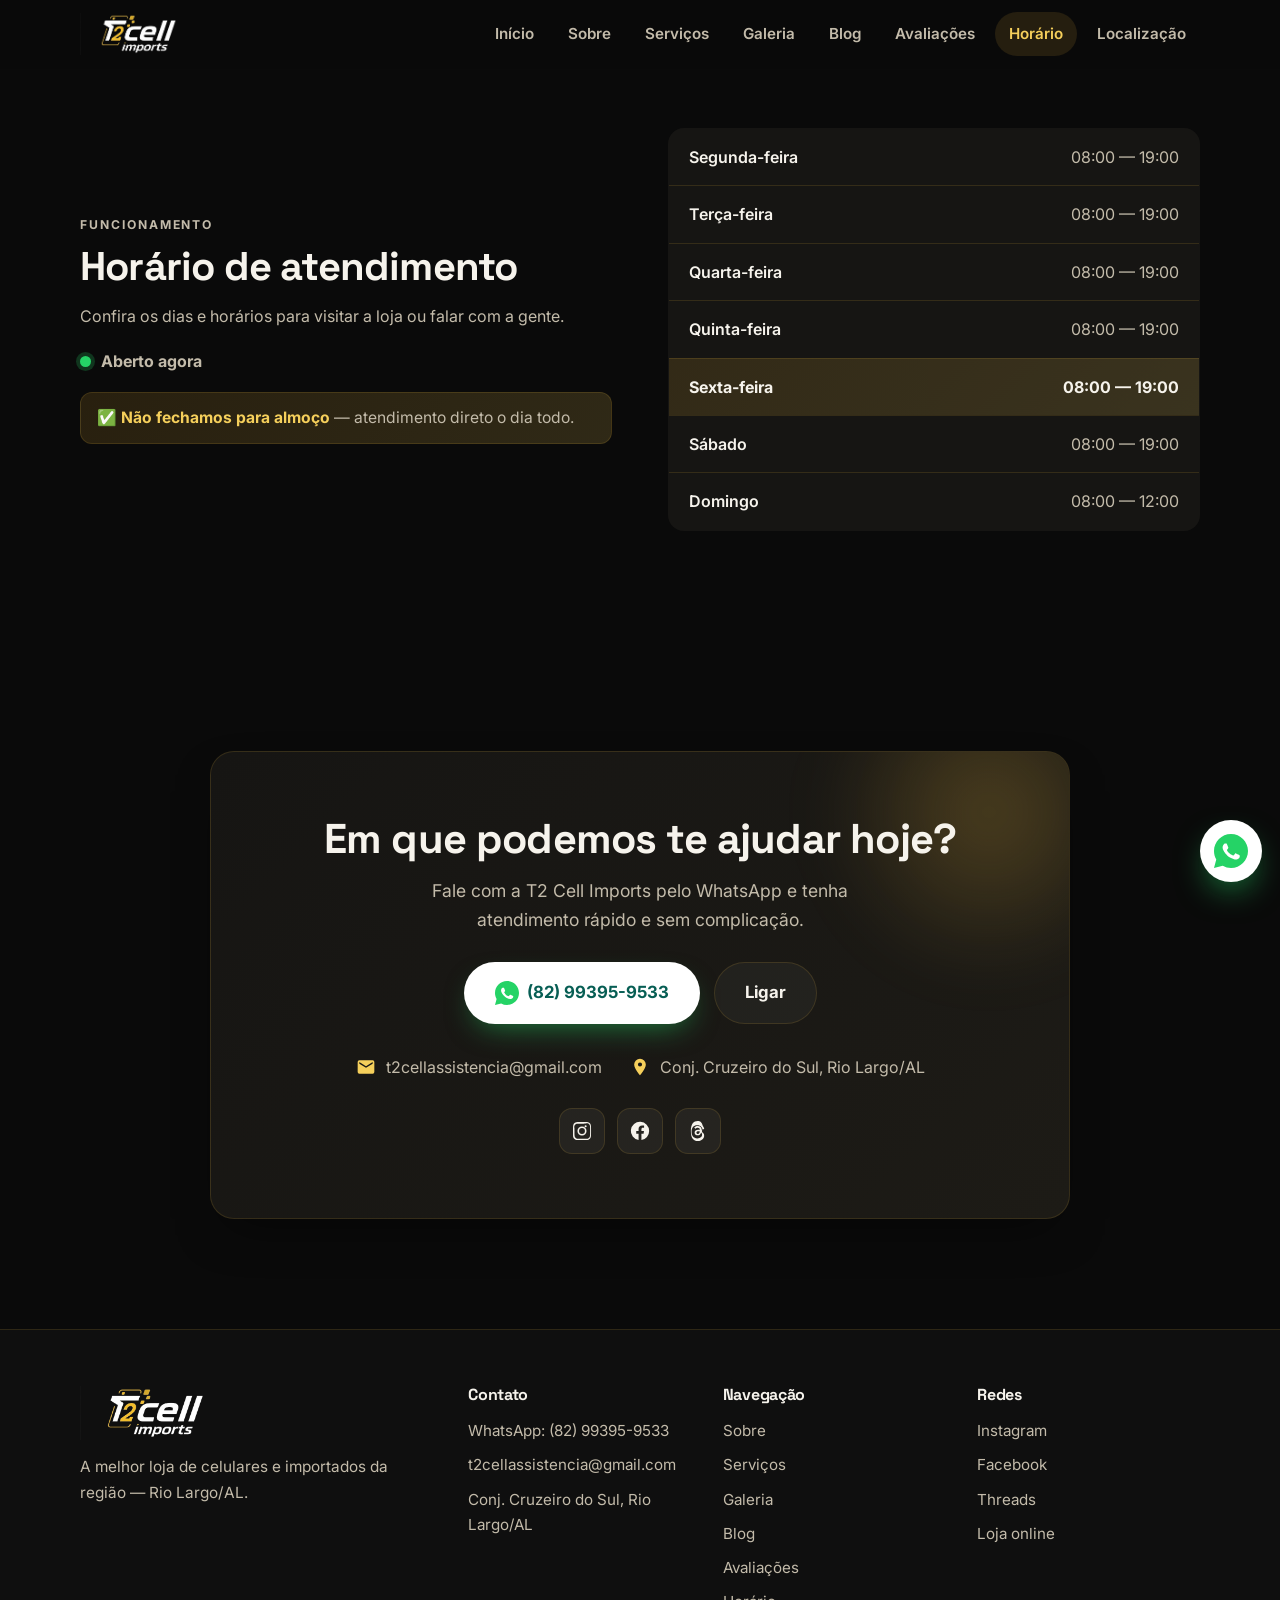
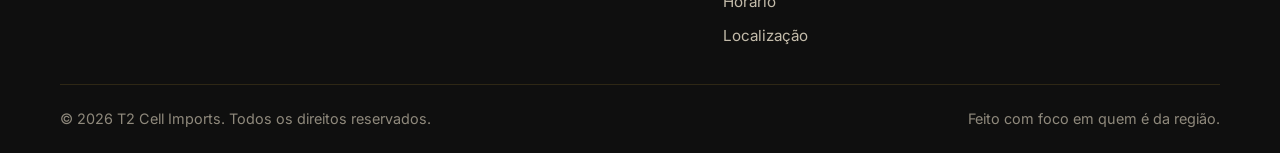
<file: horario.html>
<!DOCTYPE html>
<html lang="pt-BR">
<head>
  <meta charset="UTF-8" />
  <meta name="viewport" content="width=device-width, initial-scale=1.0" />
  <meta name="theme-color" content="#0a0a0a" />
  <title>Horário de Funcionamento — T2 Cell Imports | Rio Largo/AL</title>
  <meta name="description" content="Horário da T2 Cell Imports: Seg a Sáb 08:00–19:00 e Dom 08:00–12:00. Não fechamos para almoço." />
  <meta name="author" content="T2 Cell Imports" />
  <link rel="canonical" href="https://t2cellimports.com.br/horario.html" />
  <meta property="og:type" content="business.business" />
  <meta property="og:title" content="Horário de Funcionamento — T2 Cell Imports | Rio Largo/AL" />
  <meta property="og:description" content="Horário da T2 Cell Imports: Seg a Sáb 08:00–19:00 e Dom 08:00–12:00. Não fechamos para almoço." />
  <meta property="og:locale" content="pt_BR" />
  <meta property="og:site_name" content="T2 Cell Imports" />
  <meta property="og:url" content="https://t2cellimports.com.br/horario.html" />
  <meta property="og:image" content="assets/og-image.svg" />
  <meta name="twitter:card" content="summary_large_image" />
  <meta name="twitter:title" content="Horário de Funcionamento — T2 Cell Imports | Rio Largo/AL" />
  <meta name="twitter:description" content="Horário da T2 Cell Imports: Seg a Sáb 08:00–19:00 e Dom 08:00–12:00. Não fechamos para almoço." />
  <meta name="twitter:image" content="assets/og-image.svg" />
  <link rel="icon" href="data:image/svg+xml,%3Csvg xmlns='http://www.w3.org/2000/svg' viewBox='0 0 100 100'%3E%3Crect width='100' height='100' rx='24' fill='%230a0a0a'/%3E%3Ctext x='50' y='70' font-family='Arial,sans-serif' font-size='56' font-weight='900' text-anchor='middle' fill='%23e8b53d'%3ET2%3C/text%3E%3C/svg%3E" />
  <link rel="apple-touch-icon" href="assets/logo-square.png" />
  <link rel="preconnect" href="https://fonts.googleapis.com" />
  <link rel="preconnect" href="https://fonts.gstatic.com" crossorigin />
  <link href="https://fonts.googleapis.com/css2?family=Space+Grotesk:wght@500;600;700&family=Inter:wght@400;500;600;700&display=swap" rel="stylesheet" />
  <link rel="stylesheet" href="css/styles.css?v=20" />
</head>
<body>
  <a href="#main" class="skip-link">Pular para o conteúdo</a>
  <header class="site-header" id="top">
    <div class="container header-inner">
      <a href="index.html" class="brand" aria-label="T2 Cell Imports — início">
        <img src="assets/logo.png" alt="T2 Cell Imports" class="brand-logo" width="860" height="370" />
      </a>
      <nav class="main-nav" aria-label="Navegação principal">
        <button class="nav-toggle" aria-expanded="false" aria-controls="nav-list" aria-label="Abrir menu">
          <span></span><span></span><span></span>
        </button>
        <ul class="nav-list" id="nav-list">
          <li><a href="index.html">Início</a></li>
          <li><a href="sobre.html">Sobre</a></li>
          <li><a href="servicos.html">Serviços</a></li>
          <li><a href="galeria.html">Galeria</a></li>
          <li><a href="blog.html">Blog</a></li>
          <li><a href="avaliacoes.html">Avaliações</a></li>
          <li><a href="horario.html" class="active" aria-current="page">Horário</a></li>
          <li><a href="localizacao.html">Localização</a></li>
        </ul>
      </nav>
    </div>
  </header>

  <main id="main">
    <section class="section first-section" id="horario" aria-labelledby="hor-title">
      <div class="container hours-grid">
        <div>
          <p class="eyebrow reveal">Funcionamento</p>
          <h2 id="hor-title" class="reveal">Horário de atendimento</h2>
          <p class="reveal">Confira os dias e horários para visitar a loja ou falar com a gente.</p>
          <p class="hours-status reveal" id="open-status" aria-live="polite">
            <span class="status-dot" aria-hidden="true"></span>
            <span class="status-text">Verificando status…</span>
          </p>
          <p class="hours-highlight reveal">✅ <strong>Não fechamos para almoço</strong> — atendimento direto o dia todo.</p>
        </div>
        <table class="hours-table reveal" aria-label="Horário de funcionamento">
          <tbody>
            <tr data-day="1"><th scope="row">Segunda-feira</th><td>08:00 — 19:00</td></tr>
            <tr data-day="2"><th scope="row">Terça-feira</th><td>08:00 — 19:00</td></tr>
            <tr data-day="3"><th scope="row">Quarta-feira</th><td>08:00 — 19:00</td></tr>
            <tr data-day="4"><th scope="row">Quinta-feira</th><td>08:00 — 19:00</td></tr>
            <tr data-day="5"><th scope="row">Sexta-feira</th><td>08:00 — 19:00</td></tr>
            <tr data-day="6"><th scope="row">Sábado</th><td>08:00 — 19:00</td></tr>
            <tr data-day="0"><th scope="row">Domingo</th><td>08:00 — 12:00</td></tr>
          </tbody>
        </table>
      </div>
    </section>
    <section class="section contact-cta" id="contato" aria-labelledby="cta-title">
      <div class="container">
        <div class="cta-box reveal">
          <h2 id="cta-title">Em que podemos te ajudar hoje?</h2>
          <p>Fale com a T2 Cell Imports pelo WhatsApp e tenha atendimento rápido e sem complicação.</p>
          <div class="cta-actions">
            <a class="btn btn-wa btn-lg" href="https://wa.me/5582993959533?text=Ol%C3%A1!%20Vim%20pelo%20site%20e%20gostaria%20de%20mais%20informa%C3%A7%C3%B5es." target="_blank" rel="noopener">
              <svg viewBox="0 0 32 32" aria-hidden="true" class="whats-logo"><path fill="#25D366" d="M16 0C7.164 0 0 7.164 0 16c0 2.82.737 5.57 2.137 7.993L0 32l8.2-2.15A15.93 15.93 0 0 0 16 32c8.836 0 16-7.164 16-16S24.836 0 16 0z"/><path fill="#fff" d="M23.4 19.6c-.4-.2-2.34-1.15-2.7-1.28-.36-.13-.63-.2-.9.2-.26.4-1.03 1.28-1.26 1.54-.23.27-.46.3-.86.1-.4-.2-1.67-.62-3.18-1.96-1.18-1.05-1.97-2.34-2.2-2.74-.23-.4-.02-.61.17-.81.18-.18.4-.46.6-.7.2-.23.26-.4.4-.66.13-.27.06-.5-.03-.7-.1-.2-.9-2.16-1.23-2.96-.32-.78-.65-.67-.9-.68l-.76-.02c-.26 0-.7.1-1.06.5-.36.4-1.4 1.36-1.4 3.32 0 1.96 1.43 3.85 1.63 4.12.2.27 2.82 4.3 6.82 6.03.95.4 1.7.65 2.28.84.96.3 1.83.26 2.52.16.77-.12 2.34-.96 2.67-1.88.33-.92.33-1.72.23-1.88-.1-.16-.36-.26-.76-.46z"/></svg>
              (82) 99395-9533
            </a>
            <a class="btn btn-ghost btn-lg" href="tel:+5582993959533">Ligar</a>
          </div>
          <ul class="contact-list">
            <li>
              <svg class="ic" viewBox="0 0 24 24" aria-hidden="true"><path fill="currentColor" d="M20 4H4a2 2 0 0 0-2 2v12a2 2 0 0 0 2 2h16a2 2 0 0 0 2-2V6a2 2 0 0 0-2-2m0 4-8 5-8-5V6l8 5 8-5z"/></svg>
              <a href="mailto:t2cellassistencia@gmail.com">t2cellassistencia@gmail.com</a>
            </li>
            <li>
              <svg class="ic" viewBox="0 0 24 24" aria-hidden="true"><path fill="currentColor" d="M12 2a7 7 0 0 0-7 7c0 5 7 13 7 13s7-8 7-13a7 7 0 0 0-7-7m0 9.5A2.5 2.5 0 1 1 12 6.5a2.5 2.5 0 0 1 0 5"/></svg>
              Conj. Cruzeiro do Sul, Rio Largo/AL
            </li>
          </ul>
          <div class="social-row" aria-label="Redes sociais">
            <a href="https://www.instagram.com/t2cell_imports" target="_blank" rel="noopener" aria-label="Instagram">
              <svg viewBox="0 0 24 24" aria-hidden="true"><path fill="currentColor" d="M12 2.2c3.2 0 3.6 0 4.9.07 1.2.06 1.8.25 2.2.42.56.22.96.48 1.38.9.42.42.68.82.9 1.38.17.4.36 1 .42 2.2.07 1.3.07 1.7.07 4.9s0 3.6-.07 4.9c-.06 1.2-.25 1.8-.42 2.2a3.7 3.7 0 0 1-.9 1.38c-.42.42-.82.68-1.38.9-.4.17-1 .36-2.2.42-1.3.07-1.7.07-4.9.07s-3.6 0-4.9-.07c-1.2-.06-1.8-.25-2.2-.42a3.7 3.7 0 0 1-1.38-.9 3.7 3.7 0 0 1-.9-1.38c-.17-.4-.36-1-.42-2.2C2.2 15.6 2.2 15.2 2.2 12s0-3.6.07-4.9c.06-1.2.25-1.8.42-2.2.22-.56.48-.96.9-1.38.42-.42.82-.68 1.38-.9.4-.17 1-.36 2.2-.42C8.4 2.2 8.8 2.2 12 2.2m0 1.8c-3.1 0-3.5 0-4.7.07-.9.04-1.4.2-1.7.32-.43.17-.73.37-1.05.69-.32.32-.52.62-.69 1.05-.12.3-.28.8-.32 1.7C3.8 8.5 3.8 8.9 3.8 12s0 3.5.07 4.7c.04.9.2 1.4.32 1.7.17.43.37.73.69 1.05.32.32.62.52 1.05.69.3.12.8.28 1.7.32 1.2.07 1.6.07 4.7.07s3.5 0 4.7-.07c.9-.04 1.4-.2 1.7-.32.43-.17.73-.37 1.05-.69.32-.32.52-.62.69-1.05.12-.3.28-.8.32-1.7.07-1.2.07-1.6.07-4.7s0-3.5-.07-4.7c-.04-.9-.2-1.4-.32-1.7a2.8 2.8 0 0 0-.69-1.05 2.8 2.8 0 0 0-1.05-.69c-.3-.12-.8-.28-1.7-.32C15.5 4 15.1 4 12 4m0 3.06A4.94 4.94 0 1 0 12 17a4.94 4.94 0 0 0 0-9.88m0 8.15A3.2 3.2 0 1 1 12 8.8a3.2 3.2 0 0 1 0 6.4m5.1-8.35a1.15 1.15 0 1 1-2.3 0 1.15 1.15 0 0 1 2.3 0"/></svg>
            </a>
            <a href="https://www.facebook.com/p/T2-cell-imports-100078461546081/" target="_blank" rel="noopener" aria-label="Facebook">
              <svg viewBox="0 0 24 24" aria-hidden="true"><path fill="currentColor" d="M22 12a10 10 0 1 0-11.56 9.88v-6.99H7.9V12h2.54V9.8c0-2.5 1.49-3.89 3.77-3.89 1.1 0 2.24.2 2.24.2v2.46h-1.26c-1.24 0-1.63.77-1.63 1.56V12h2.78l-.44 2.89h-2.34v6.99A10 10 0 0 0 22 12"/></svg>
            </a>
            <a href="https://www.threads.com/@t2cell_imports" target="_blank" rel="noopener" aria-label="Threads">
              <svg viewBox="0 0 24 24" aria-hidden="true"><path fill="currentColor" d="M16.5 11.3c-.1 0-.2-.1-.3-.1-.2-3-1.8-4.7-4.5-4.7-1.6 0-3 .7-3.8 2l1.5 1c.6-.9 1.5-1.1 2.3-1.1 1.5 0 2.3.9 2.4 2.3-.6-.1-1.2-.2-1.9-.2-2.4 0-4 1.3-3.9 3.3.1 1.9 1.7 2.9 3.4 2.9 1.6 0 3.3-.8 3.6-3.1.4.3.8.8 1 1.4.3.9.3 2.4-.9 3.6-1 1-2.3 1.5-4.2 1.5-2.1 0-3.7-.7-4.7-2-1-1.3-1.5-3-1.5-5.2s.5-3.9 1.5-5.2c1-1.3 2.6-2 4.7-2 2.1 0 3.6.7 4.7 2.1.5.7.9 1.5 1.1 2.5l1.8-.5c-.3-1.3-.8-2.4-1.5-3.3C16.2 2 14.3 1 11.7 1 7.3 1 4.2 4 4.2 12s3.1 11 7.5 11c2.4 0 4.3-.8 5.6-2.2 1.7-1.8 1.6-4.1 1.1-5.5-.4-1-1.1-1.8-2-2.3zm-4.3 4c-.9 0-1.9-.4-1.9-1.4-.1-.8.6-1.5 2-1.5.6 0 1.2.1 1.7.2-.2 1.9-1.2 2.6-1.8 2.7z"/></svg>
            </a>
          </div>
        </div>
      </div>
    </section>
  </main>

  <footer class="site-footer">
    <div class="container footer-inner">
      <div class="footer-brand">
        <img src="assets/logo.png" alt="T2 Cell Imports" class="brand-logo footer-logo" width="860" height="370" />
        <p class="footer-tag">A melhor loja de celulares e importados da região — Rio Largo/AL.</p>
      </div>
      <div class="footer-col">
        <h4>Contato</h4>
        <ul>
          <li><a href="https://wa.me/5582993959533" target="_blank" rel="noopener">WhatsApp: (82) 99395-9533</a></li>
          <li><a href="mailto:t2cellassistencia@gmail.com">t2cellassistencia@gmail.com</a></li>
          <li>Conj. Cruzeiro do Sul, Rio Largo/AL</li>
        </ul>
      </div>
      <div class="footer-col">
        <h4>Navegação</h4>
        <ul>
          <li><a href="sobre.html">Sobre</a></li>
          <li><a href="servicos.html">Serviços</a></li>
          <li><a href="galeria.html">Galeria</a></li>
          <li><a href="blog.html">Blog</a></li>
          <li><a href="avaliacoes.html">Avaliações</a></li>
          <li><a href="horario.html">Horário</a></li>
          <li><a href="localizacao.html">Localização</a></li>
        </ul>
      </div>
      <div class="footer-col">
        <h4>Redes</h4>
        <ul>
          <li><a href="https://www.instagram.com/t2cell_imports" target="_blank" rel="noopener">Instagram</a></li>
          <li><a href="https://www.facebook.com/p/T2-cell-imports-100078461546081/" target="_blank" rel="noopener">Facebook</a></li>
          <li><a href="https://www.threads.com/@t2cell_imports" target="_blank" rel="noopener">Threads</a></li>
          <li><a href="https://t2cellimports.mercadorio.com.br/" target="_blank" rel="noopener">Loja online</a></li>
        </ul>
      </div>
    </div>
    <div class="container footer-bottom">
      <p>© <span id="year">2026</span> T2 Cell Imports. Todos os direitos reservados.</p>
      <p class="muted">Feito com foco em quem é da região.</p>
    </div>
  </footer>

  <a class="whats-float" href="https://wa.me/5582993959533?text=Ol%C3%A1!%20Vim%20pelo%20site%20e%20gostaria%20de%20mais%20informa%C3%A7%C3%B5es." target="_blank" rel="noopener" aria-label="Falar no WhatsApp">
    <svg viewBox="0 0 32 32" aria-hidden="true" class="whats-logo">
      <path fill="#25D366" d="M16 0C7.164 0 0 7.164 0 16c0 2.82.737 5.57 2.137 7.993L0 32l8.2-2.15A15.93 15.93 0 0 0 16 32c8.836 0 16-7.164 16-16S24.836 0 16 0z"/>
      <path fill="#fff" d="M23.4 19.6c-.4-.2-2.34-1.15-2.7-1.28-.36-.13-.63-.2-.9.2-.26.4-1.03 1.28-1.26 1.54-.23.27-.46.3-.86.1-.4-.2-1.67-.62-3.18-1.96-1.18-1.05-1.97-2.34-2.2-2.74-.23-.4-.02-.61.17-.81.18-.18.4-.46.6-.7.2-.23.26-.4.4-.66.13-.27.06-.5-.03-.7-.1-.2-.9-2.16-1.23-2.96-.32-.78-.65-.67-.9-.68l-.76-.02c-.26 0-.7.1-1.06.5-.36.4-1.4 1.36-1.4 3.32 0 1.96 1.43 3.85 1.63 4.12.2.27 2.82 4.3 6.82 6.03.95.4 1.7.65 2.28.84.96.3 1.83.26 2.52.16.77-.12 2.34-.96 2.67-1.88.33-.92.33-1.72.23-1.88-.1-.16-.36-.26-.76-.46z"/>
    </svg>
    <span class="whats-float-label">Fale conosco</span>
  </a>

  <script src="js/main.js?v=20" defer></script>
</body>
</html>
</file>
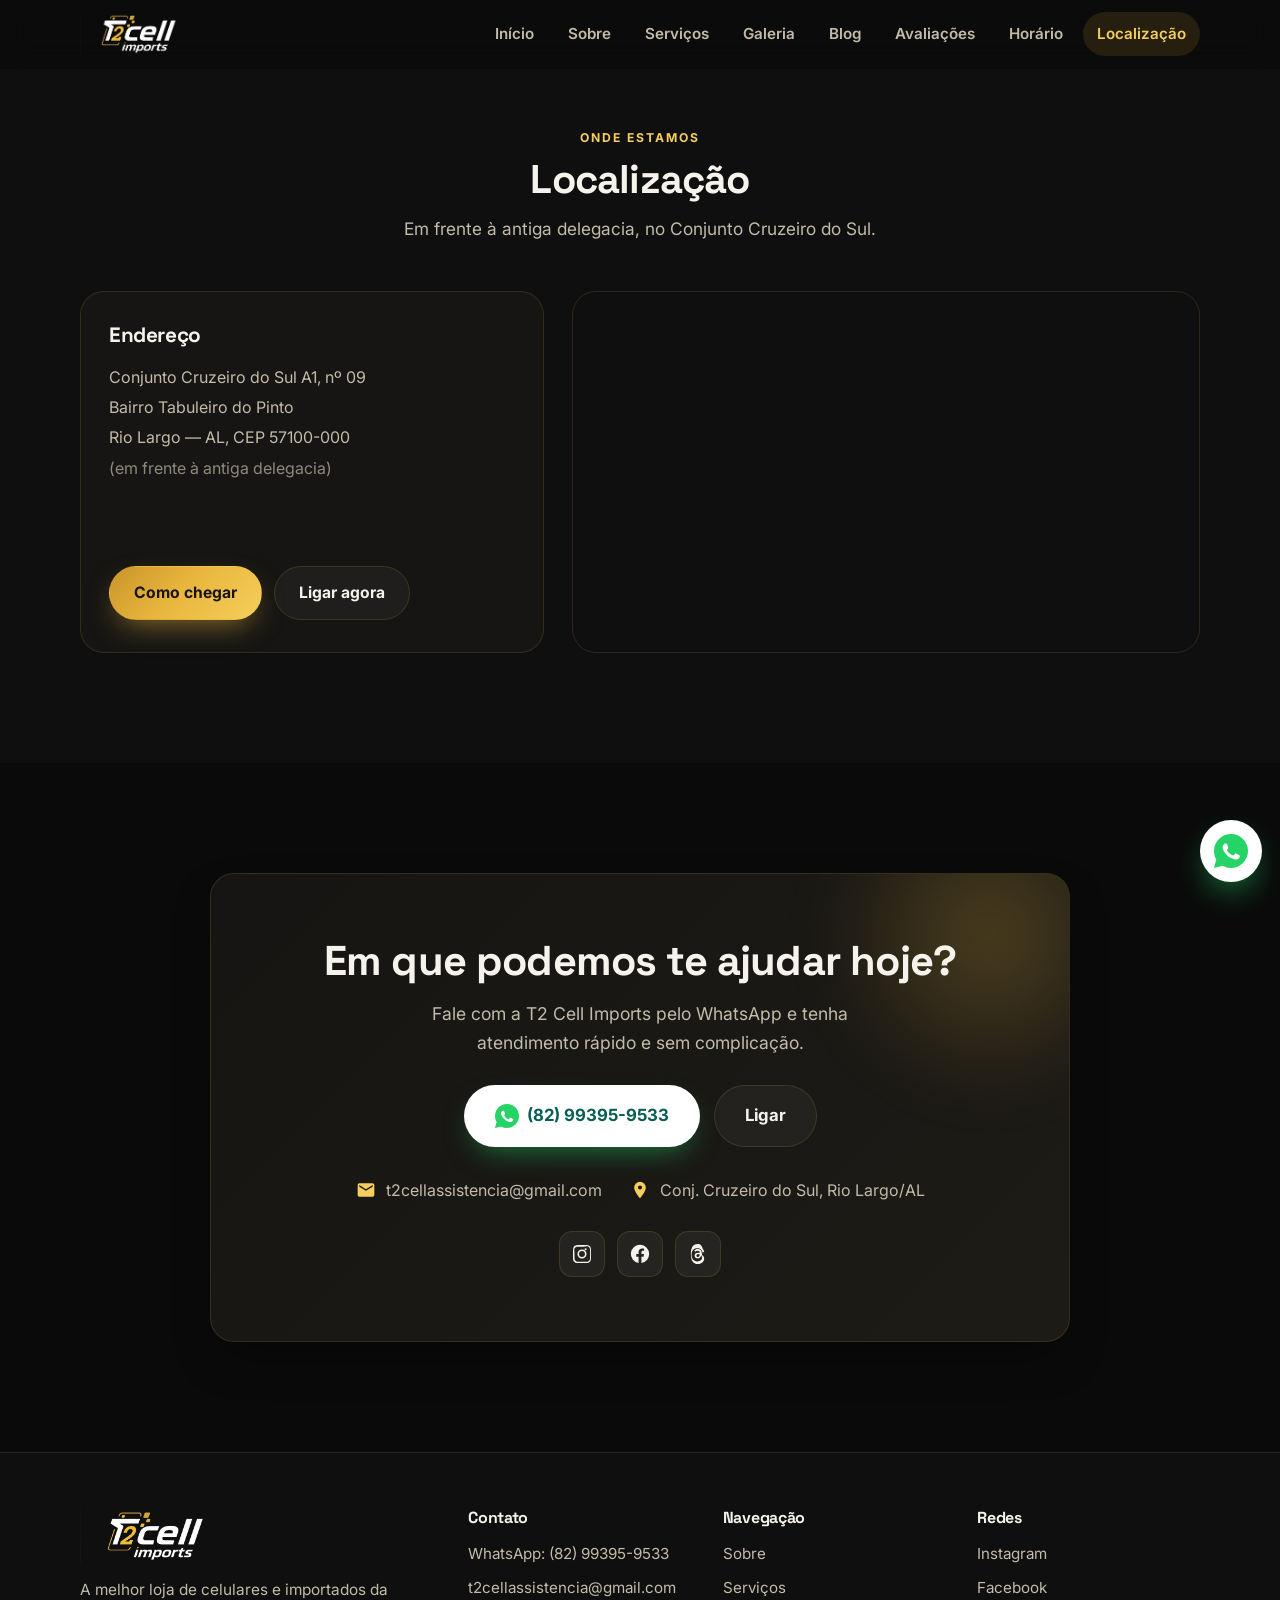
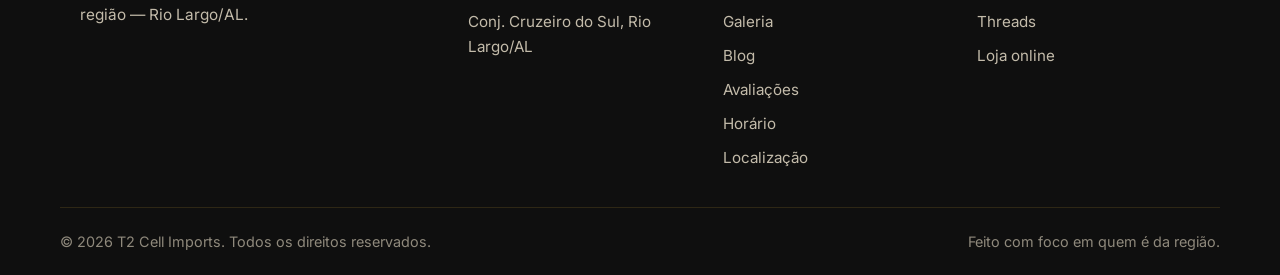
<file: localizacao.html>
<!DOCTYPE html>
<html lang="pt-BR">
<head>
  <meta charset="UTF-8" />
  <meta name="viewport" content="width=device-width, initial-scale=1.0" />
  <meta name="theme-color" content="#0a0a0a" />
  <title>Localização — T2 Cell Imports | Rio Largo/AL</title>
  <meta name="description" content="Onde fica a T2 Cell Imports: Conj. Cruzeiro do Sul, Rio Largo/AL (em frente à antiga delegacia). Veja o mapa e como chegar." />
  <meta name="author" content="T2 Cell Imports" />
  <link rel="canonical" href="https://t2cellimports.com.br/localizacao.html" />
  <meta property="og:type" content="business.business" />
  <meta property="og:title" content="Localização — T2 Cell Imports | Rio Largo/AL" />
  <meta property="og:description" content="Onde fica a T2 Cell Imports: Conj. Cruzeiro do Sul, Rio Largo/AL (em frente à antiga delegacia). Veja o mapa e como chegar." />
  <meta property="og:locale" content="pt_BR" />
  <meta property="og:site_name" content="T2 Cell Imports" />
  <meta property="og:url" content="https://t2cellimports.com.br/localizacao.html" />
  <meta property="og:image" content="assets/og-image.svg" />
  <meta name="twitter:card" content="summary_large_image" />
  <meta name="twitter:title" content="Localização — T2 Cell Imports | Rio Largo/AL" />
  <meta name="twitter:description" content="Onde fica a T2 Cell Imports: Conj. Cruzeiro do Sul, Rio Largo/AL (em frente à antiga delegacia). Veja o mapa e como chegar." />
  <meta name="twitter:image" content="assets/og-image.svg" />
  <link rel="icon" href="data:image/svg+xml,%3Csvg xmlns='http://www.w3.org/2000/svg' viewBox='0 0 100 100'%3E%3Crect width='100' height='100' rx='24' fill='%230a0a0a'/%3E%3Ctext x='50' y='70' font-family='Arial,sans-serif' font-size='56' font-weight='900' text-anchor='middle' fill='%23e8b53d'%3ET2%3C/text%3E%3C/svg%3E" />
  <link rel="apple-touch-icon" href="assets/logo-square.png" />
  <link rel="preconnect" href="https://fonts.googleapis.com" />
  <link rel="preconnect" href="https://fonts.gstatic.com" crossorigin />
  <link href="https://fonts.googleapis.com/css2?family=Space+Grotesk:wght@500;600;700&family=Inter:wght@400;500;600;700&display=swap" rel="stylesheet" />
  <link rel="stylesheet" href="css/styles.css?v=20" />
</head>
<body>
  <a href="#main" class="skip-link">Pular para o conteúdo</a>
  <header class="site-header" id="top">
    <div class="container header-inner">
      <a href="index.html" class="brand" aria-label="T2 Cell Imports — início">
        <img src="assets/logo.png" alt="T2 Cell Imports" class="brand-logo" width="860" height="370" />
      </a>
      <nav class="main-nav" aria-label="Navegação principal">
        <button class="nav-toggle" aria-expanded="false" aria-controls="nav-list" aria-label="Abrir menu">
          <span></span><span></span><span></span>
        </button>
        <ul class="nav-list" id="nav-list">
          <li><a href="index.html">Início</a></li>
          <li><a href="sobre.html">Sobre</a></li>
          <li><a href="servicos.html">Serviços</a></li>
          <li><a href="galeria.html">Galeria</a></li>
          <li><a href="blog.html">Blog</a></li>
          <li><a href="avaliacoes.html">Avaliações</a></li>
          <li><a href="horario.html">Horário</a></li>
          <li><a href="localizacao.html" class="active" aria-current="page">Localização</a></li>
        </ul>
      </nav>
    </div>
  </header>

  <main id="main">
    <section class="section section-alt first-section" id="localizacao" aria-labelledby="loc-title">
      <div class="container">
        <header class="section-head">
          <p class="eyebrow reveal">Onde estamos</p>
          <h2 id="loc-title" class="reveal">Localização</h2>
          <p class="section-lead reveal">Em frente à antiga delegacia, no Conjunto Cruzeiro do Sul.</p>
        </header>
        <div class="loc-grid">
          <div class="loc-info reveal">
            <h3>Endereço</h3>
            <address>
              Conjunto Cruzeiro do Sul A1, nº 09<br />
              Bairro Tabuleiro do Pinto<br />
              Rio Largo — AL, CEP 57100-000<br />
              <span class="muted">(em frente à antiga delegacia)</span>
            </address>
            <div class="loc-actions">
              <a class="btn btn-primary" href="https://www.google.com/maps/dir/?api=1&destination=T2%20CELL%20IMPORTS%2C%20Conj.%20Cruzeiro%20do%20Sul%2C%20Rio%20Largo%20-%20AL" target="_blank" rel="noopener">Como chegar</a>
              <a class="btn btn-ghost" href="tel:+5582993959533">Ligar agora</a>
            </div>
          </div>
          <div class="loc-map reveal">
            <iframe title="Mapa — T2 Cell Imports em Rio Largo/AL" src="https://www.google.com/maps?q=T2%20CELL%20IMPORTS%2C%20Rio%20Largo%20-%20AL&z=16&hl=pt-BR&output=embed" width="100%" height="360" style="border:0" loading="lazy" referrerpolicy="no-referrer-when-downgrade" allowfullscreen></iframe>
          </div>
        </div>
      </div>
    </section>
    <section class="section contact-cta" id="contato" aria-labelledby="cta-title">
      <div class="container">
        <div class="cta-box reveal">
          <h2 id="cta-title">Em que podemos te ajudar hoje?</h2>
          <p>Fale com a T2 Cell Imports pelo WhatsApp e tenha atendimento rápido e sem complicação.</p>
          <div class="cta-actions">
            <a class="btn btn-wa btn-lg" href="https://wa.me/5582993959533?text=Ol%C3%A1!%20Vim%20pelo%20site%20e%20gostaria%20de%20mais%20informa%C3%A7%C3%B5es." target="_blank" rel="noopener">
              <svg viewBox="0 0 32 32" aria-hidden="true" class="whats-logo"><path fill="#25D366" d="M16 0C7.164 0 0 7.164 0 16c0 2.82.737 5.57 2.137 7.993L0 32l8.2-2.15A15.93 15.93 0 0 0 16 32c8.836 0 16-7.164 16-16S24.836 0 16 0z"/><path fill="#fff" d="M23.4 19.6c-.4-.2-2.34-1.15-2.7-1.28-.36-.13-.63-.2-.9.2-.26.4-1.03 1.28-1.26 1.54-.23.27-.46.3-.86.1-.4-.2-1.67-.62-3.18-1.96-1.18-1.05-1.97-2.34-2.2-2.74-.23-.4-.02-.61.17-.81.18-.18.4-.46.6-.7.2-.23.26-.4.4-.66.13-.27.06-.5-.03-.7-.1-.2-.9-2.16-1.23-2.96-.32-.78-.65-.67-.9-.68l-.76-.02c-.26 0-.7.1-1.06.5-.36.4-1.4 1.36-1.4 3.32 0 1.96 1.43 3.85 1.63 4.12.2.27 2.82 4.3 6.82 6.03.95.4 1.7.65 2.28.84.96.3 1.83.26 2.52.16.77-.12 2.34-.96 2.67-1.88.33-.92.33-1.72.23-1.88-.1-.16-.36-.26-.76-.46z"/></svg>
              (82) 99395-9533
            </a>
            <a class="btn btn-ghost btn-lg" href="tel:+5582993959533">Ligar</a>
          </div>
          <ul class="contact-list">
            <li>
              <svg class="ic" viewBox="0 0 24 24" aria-hidden="true"><path fill="currentColor" d="M20 4H4a2 2 0 0 0-2 2v12a2 2 0 0 0 2 2h16a2 2 0 0 0 2-2V6a2 2 0 0 0-2-2m0 4-8 5-8-5V6l8 5 8-5z"/></svg>
              <a href="mailto:t2cellassistencia@gmail.com">t2cellassistencia@gmail.com</a>
            </li>
            <li>
              <svg class="ic" viewBox="0 0 24 24" aria-hidden="true"><path fill="currentColor" d="M12 2a7 7 0 0 0-7 7c0 5 7 13 7 13s7-8 7-13a7 7 0 0 0-7-7m0 9.5A2.5 2.5 0 1 1 12 6.5a2.5 2.5 0 0 1 0 5"/></svg>
              Conj. Cruzeiro do Sul, Rio Largo/AL
            </li>
          </ul>
          <div class="social-row" aria-label="Redes sociais">
            <a href="https://www.instagram.com/t2cell_imports" target="_blank" rel="noopener" aria-label="Instagram">
              <svg viewBox="0 0 24 24" aria-hidden="true"><path fill="currentColor" d="M12 2.2c3.2 0 3.6 0 4.9.07 1.2.06 1.8.25 2.2.42.56.22.96.48 1.38.9.42.42.68.82.9 1.38.17.4.36 1 .42 2.2.07 1.3.07 1.7.07 4.9s0 3.6-.07 4.9c-.06 1.2-.25 1.8-.42 2.2a3.7 3.7 0 0 1-.9 1.38c-.42.42-.82.68-1.38.9-.4.17-1 .36-2.2.42-1.3.07-1.7.07-4.9.07s-3.6 0-4.9-.07c-1.2-.06-1.8-.25-2.2-.42a3.7 3.7 0 0 1-1.38-.9 3.7 3.7 0 0 1-.9-1.38c-.17-.4-.36-1-.42-2.2C2.2 15.6 2.2 15.2 2.2 12s0-3.6.07-4.9c.06-1.2.25-1.8.42-2.2.22-.56.48-.96.9-1.38.42-.42.82-.68 1.38-.9.4-.17 1-.36 2.2-.42C8.4 2.2 8.8 2.2 12 2.2m0 1.8c-3.1 0-3.5 0-4.7.07-.9.04-1.4.2-1.7.32-.43.17-.73.37-1.05.69-.32.32-.52.62-.69 1.05-.12.3-.28.8-.32 1.7C3.8 8.5 3.8 8.9 3.8 12s0 3.5.07 4.7c.04.9.2 1.4.32 1.7.17.43.37.73.69 1.05.32.32.62.52 1.05.69.3.12.8.28 1.7.32 1.2.07 1.6.07 4.7.07s3.5 0 4.7-.07c.9-.04 1.4-.2 1.7-.32.43-.17.73-.37 1.05-.69.32-.32.52-.62.69-1.05.12-.3.28-.8.32-1.7.07-1.2.07-1.6.07-4.7s0-3.5-.07-4.7c-.04-.9-.2-1.4-.32-1.7a2.8 2.8 0 0 0-.69-1.05 2.8 2.8 0 0 0-1.05-.69c-.3-.12-.8-.28-1.7-.32C15.5 4 15.1 4 12 4m0 3.06A4.94 4.94 0 1 0 12 17a4.94 4.94 0 0 0 0-9.88m0 8.15A3.2 3.2 0 1 1 12 8.8a3.2 3.2 0 0 1 0 6.4m5.1-8.35a1.15 1.15 0 1 1-2.3 0 1.15 1.15 0 0 1 2.3 0"/></svg>
            </a>
            <a href="https://www.facebook.com/p/T2-cell-imports-100078461546081/" target="_blank" rel="noopener" aria-label="Facebook">
              <svg viewBox="0 0 24 24" aria-hidden="true"><path fill="currentColor" d="M22 12a10 10 0 1 0-11.56 9.88v-6.99H7.9V12h2.54V9.8c0-2.5 1.49-3.89 3.77-3.89 1.1 0 2.24.2 2.24.2v2.46h-1.26c-1.24 0-1.63.77-1.63 1.56V12h2.78l-.44 2.89h-2.34v6.99A10 10 0 0 0 22 12"/></svg>
            </a>
            <a href="https://www.threads.com/@t2cell_imports" target="_blank" rel="noopener" aria-label="Threads">
              <svg viewBox="0 0 24 24" aria-hidden="true"><path fill="currentColor" d="M16.5 11.3c-.1 0-.2-.1-.3-.1-.2-3-1.8-4.7-4.5-4.7-1.6 0-3 .7-3.8 2l1.5 1c.6-.9 1.5-1.1 2.3-1.1 1.5 0 2.3.9 2.4 2.3-.6-.1-1.2-.2-1.9-.2-2.4 0-4 1.3-3.9 3.3.1 1.9 1.7 2.9 3.4 2.9 1.6 0 3.3-.8 3.6-3.1.4.3.8.8 1 1.4.3.9.3 2.4-.9 3.6-1 1-2.3 1.5-4.2 1.5-2.1 0-3.7-.7-4.7-2-1-1.3-1.5-3-1.5-5.2s.5-3.9 1.5-5.2c1-1.3 2.6-2 4.7-2 2.1 0 3.6.7 4.7 2.1.5.7.9 1.5 1.1 2.5l1.8-.5c-.3-1.3-.8-2.4-1.5-3.3C16.2 2 14.3 1 11.7 1 7.3 1 4.2 4 4.2 12s3.1 11 7.5 11c2.4 0 4.3-.8 5.6-2.2 1.7-1.8 1.6-4.1 1.1-5.5-.4-1-1.1-1.8-2-2.3zm-4.3 4c-.9 0-1.9-.4-1.9-1.4-.1-.8.6-1.5 2-1.5.6 0 1.2.1 1.7.2-.2 1.9-1.2 2.6-1.8 2.7z"/></svg>
            </a>
          </div>
        </div>
      </div>
    </section>
  </main>

  <footer class="site-footer">
    <div class="container footer-inner">
      <div class="footer-brand">
        <img src="assets/logo.png" alt="T2 Cell Imports" class="brand-logo footer-logo" width="860" height="370" />
        <p class="footer-tag">A melhor loja de celulares e importados da região — Rio Largo/AL.</p>
      </div>
      <div class="footer-col">
        <h4>Contato</h4>
        <ul>
          <li><a href="https://wa.me/5582993959533" target="_blank" rel="noopener">WhatsApp: (82) 99395-9533</a></li>
          <li><a href="mailto:t2cellassistencia@gmail.com">t2cellassistencia@gmail.com</a></li>
          <li>Conj. Cruzeiro do Sul, Rio Largo/AL</li>
        </ul>
      </div>
      <div class="footer-col">
        <h4>Navegação</h4>
        <ul>
          <li><a href="sobre.html">Sobre</a></li>
          <li><a href="servicos.html">Serviços</a></li>
          <li><a href="galeria.html">Galeria</a></li>
          <li><a href="blog.html">Blog</a></li>
          <li><a href="avaliacoes.html">Avaliações</a></li>
          <li><a href="horario.html">Horário</a></li>
          <li><a href="localizacao.html">Localização</a></li>
        </ul>
      </div>
      <div class="footer-col">
        <h4>Redes</h4>
        <ul>
          <li><a href="https://www.instagram.com/t2cell_imports" target="_blank" rel="noopener">Instagram</a></li>
          <li><a href="https://www.facebook.com/p/T2-cell-imports-100078461546081/" target="_blank" rel="noopener">Facebook</a></li>
          <li><a href="https://www.threads.com/@t2cell_imports" target="_blank" rel="noopener">Threads</a></li>
          <li><a href="https://t2cellimports.mercadorio.com.br/" target="_blank" rel="noopener">Loja online</a></li>
        </ul>
      </div>
    </div>
    <div class="container footer-bottom">
      <p>© <span id="year">2026</span> T2 Cell Imports. Todos os direitos reservados.</p>
      <p class="muted">Feito com foco em quem é da região.</p>
    </div>
  </footer>

  <a class="whats-float" href="https://wa.me/5582993959533?text=Ol%C3%A1!%20Vim%20pelo%20site%20e%20gostaria%20de%20mais%20informa%C3%A7%C3%B5es." target="_blank" rel="noopener" aria-label="Falar no WhatsApp">
    <svg viewBox="0 0 32 32" aria-hidden="true" class="whats-logo">
      <path fill="#25D366" d="M16 0C7.164 0 0 7.164 0 16c0 2.82.737 5.57 2.137 7.993L0 32l8.2-2.15A15.93 15.93 0 0 0 16 32c8.836 0 16-7.164 16-16S24.836 0 16 0z"/>
      <path fill="#fff" d="M23.4 19.6c-.4-.2-2.34-1.15-2.7-1.28-.36-.13-.63-.2-.9.2-.26.4-1.03 1.28-1.26 1.54-.23.27-.46.3-.86.1-.4-.2-1.67-.62-3.18-1.96-1.18-1.05-1.97-2.34-2.2-2.74-.23-.4-.02-.61.17-.81.18-.18.4-.46.6-.7.2-.23.26-.4.4-.66.13-.27.06-.5-.03-.7-.1-.2-.9-2.16-1.23-2.96-.32-.78-.65-.67-.9-.68l-.76-.02c-.26 0-.7.1-1.06.5-.36.4-1.4 1.36-1.4 3.32 0 1.96 1.43 3.85 1.63 4.12.2.27 2.82 4.3 6.82 6.03.95.4 1.7.65 2.28.84.96.3 1.83.26 2.52.16.77-.12 2.34-.96 2.67-1.88.33-.92.33-1.72.23-1.88-.1-.16-.36-.26-.76-.46z"/>
    </svg>
    <span class="whats-float-label">Fale conosco</span>
  </a>

  <script src="js/main.js?v=20" defer></script>
</body>
</html>
</file>
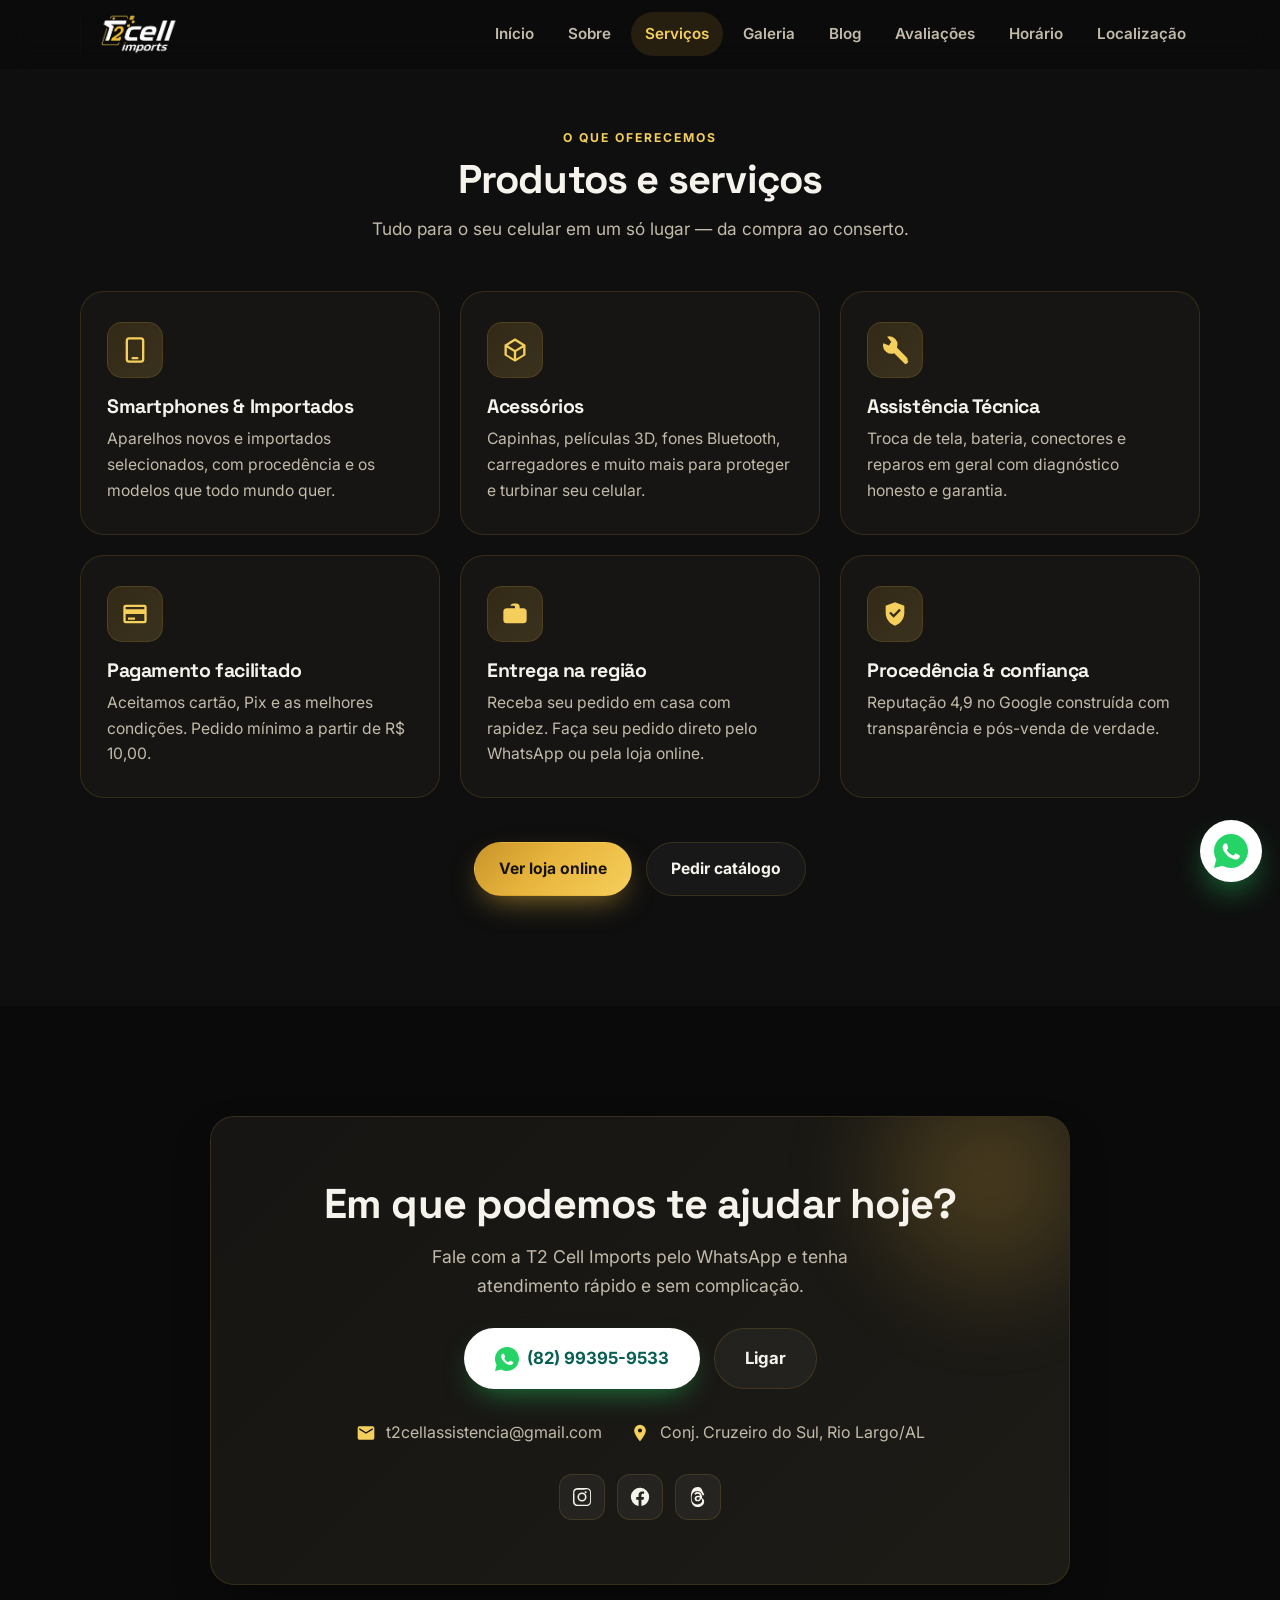
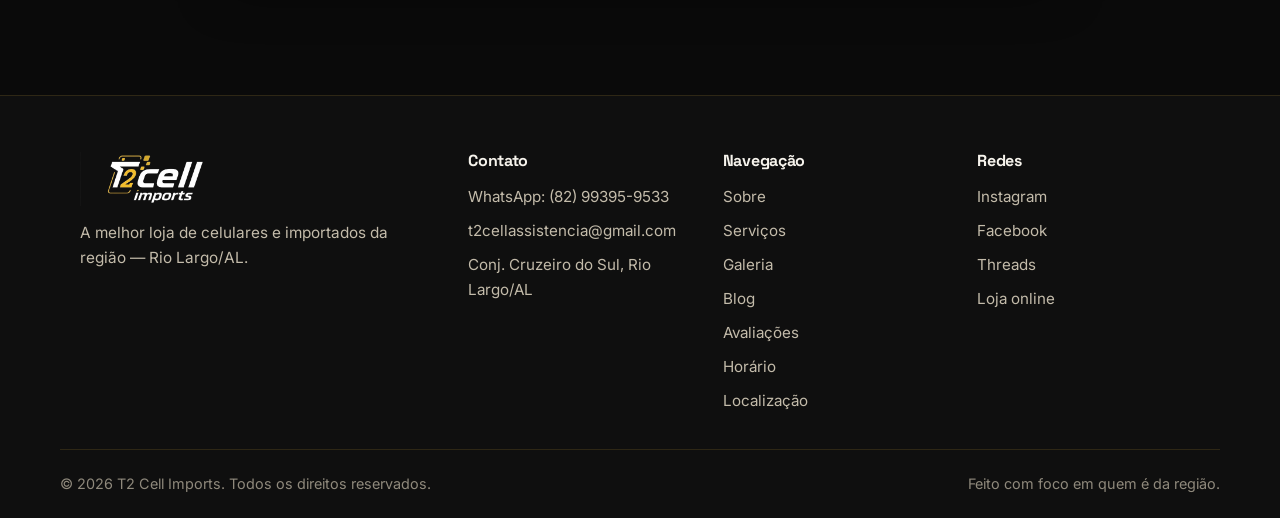
<file: servicos.html>
<!DOCTYPE html>
<html lang="pt-BR">
<head>
  <meta charset="UTF-8" />
  <meta name="viewport" content="width=device-width, initial-scale=1.0" />
  <meta name="theme-color" content="#0a0a0a" />
  <title>Serviços e Produtos — T2 Cell Imports | Rio Largo/AL</title>
  <meta name="description" content="Smartphones, importados, acessórios e assistência técnica especializada na T2 Cell Imports. Troca de tela, bateria, reparos com garantia." />
  <meta name="author" content="T2 Cell Imports" />
  <link rel="canonical" href="https://t2cellimports.com.br/servicos.html" />
  <meta property="og:type" content="business.business" />
  <meta property="og:title" content="Serviços e Produtos — T2 Cell Imports | Rio Largo/AL" />
  <meta property="og:description" content="Smartphones, importados, acessórios e assistência técnica especializada na T2 Cell Imports. Troca de tela, bateria, reparos com garantia." />
  <meta property="og:locale" content="pt_BR" />
  <meta property="og:site_name" content="T2 Cell Imports" />
  <meta property="og:url" content="https://t2cellimports.com.br/servicos.html" />
  <meta property="og:image" content="assets/og-image.svg" />
  <meta name="twitter:card" content="summary_large_image" />
  <meta name="twitter:title" content="Serviços e Produtos — T2 Cell Imports | Rio Largo/AL" />
  <meta name="twitter:description" content="Smartphones, importados, acessórios e assistência técnica especializada na T2 Cell Imports. Troca de tela, bateria, reparos com garantia." />
  <meta name="twitter:image" content="assets/og-image.svg" />
  <link rel="icon" href="data:image/svg+xml,%3Csvg xmlns='http://www.w3.org/2000/svg' viewBox='0 0 100 100'%3E%3Crect width='100' height='100' rx='24' fill='%230a0a0a'/%3E%3Ctext x='50' y='70' font-family='Arial,sans-serif' font-size='56' font-weight='900' text-anchor='middle' fill='%23e8b53d'%3ET2%3C/text%3E%3C/svg%3E" />
  <link rel="apple-touch-icon" href="assets/logo-square.png" />
  <link rel="preconnect" href="https://fonts.googleapis.com" />
  <link rel="preconnect" href="https://fonts.gstatic.com" crossorigin />
  <link href="https://fonts.googleapis.com/css2?family=Space+Grotesk:wght@500;600;700&family=Inter:wght@400;500;600;700&display=swap" rel="stylesheet" />
  <link rel="stylesheet" href="css/styles.css?v=20" />
</head>
<body>
  <a href="#main" class="skip-link">Pular para o conteúdo</a>
  <header class="site-header" id="top">
    <div class="container header-inner">
      <a href="index.html" class="brand" aria-label="T2 Cell Imports — início">
        <img src="assets/logo.png" alt="T2 Cell Imports" class="brand-logo" width="860" height="370" />
      </a>
      <nav class="main-nav" aria-label="Navegação principal">
        <button class="nav-toggle" aria-expanded="false" aria-controls="nav-list" aria-label="Abrir menu">
          <span></span><span></span><span></span>
        </button>
        <ul class="nav-list" id="nav-list">
          <li><a href="index.html">Início</a></li>
          <li><a href="sobre.html">Sobre</a></li>
          <li><a href="servicos.html" class="active" aria-current="page">Serviços</a></li>
          <li><a href="galeria.html">Galeria</a></li>
          <li><a href="blog.html">Blog</a></li>
          <li><a href="avaliacoes.html">Avaliações</a></li>
          <li><a href="horario.html">Horário</a></li>
          <li><a href="localizacao.html">Localização</a></li>
        </ul>
      </nav>
    </div>
  </header>

  <main id="main">
    <section class="section section-alt first-section" id="servicos" aria-labelledby="serv-title">
      <div class="container">
        <header class="section-head">
          <p class="eyebrow reveal">O que oferecemos</p>
          <h2 id="serv-title" class="reveal">Produtos e serviços</h2>
          <p class="section-lead reveal">Tudo para o seu celular em um só lugar — da compra ao conserto.</p>
        </header>
        <div class="cards-grid">
          <article class="card reveal"><div class="card-ic" aria-hidden="true"><svg viewBox="0 0 24 24"><path fill="currentColor" d="M17 1H7a3 3 0 0 0-3 3v16a3 3 0 0 0 3 3h10a3 3 0 0 0 3-3V4a3 3 0 0 0-3-3m1 19a1 1 0 0 1-1 1H7a1 1 0 0 1-1-1V4a1 1 0 0 1 1-1h10a1 1 0 0 1 1 1zm-4-2h-4a1 1 0 0 0 0 2h4a1 1 0 0 0 0-2"/></svg></div><h3>Smartphones &amp; Importados</h3><p>Aparelhos novos e importados selecionados, com procedência e os modelos que todo mundo quer.</p></article>
          <article class="card reveal"><div class="card-ic" aria-hidden="true"><svg viewBox="0 0 24 24"><path fill="currentColor" d="M21 7.5 12 2 3 7.5v9L12 22l9-5.5zM12 4.3l6.2 3.8L12 11.9 5.8 8.1zM5 9.9l6 3.7v6L5 15.9zm8 9.7v-6l6-3.7v6z"/></svg></div><h3>Acessórios</h3><p>Capinhas, películas 3D, fones Bluetooth, carregadores e muito mais para proteger e turbinar seu celular.</p></article>
          <article class="card reveal"><div class="card-ic" aria-hidden="true"><svg viewBox="0 0 24 24"><path fill="currentColor" d="m22.7 19-9.1-9.1a7 7 0 0 0-8.4-9.3L8.8 5l-2 3.2L2 6.3a7 7 0 0 0 9.3 8.4l9.1 9.1a1 1 0 0 0 1.4 0l.9-.9a1 1 0 0 0 0-1.9"/></svg></div><h3>Assistência Técnica</h3><p>Troca de tela, bateria, conectores e reparos em geral com diagnóstico honesto e garantia.</p></article>
          <article class="card reveal"><div class="card-ic" aria-hidden="true"><svg viewBox="0 0 24 24"><path fill="currentColor" d="M20 4H4a2 2 0 0 0-2 2v12a2 2 0 0 0 2 2h16a2 2 0 0 0 2-2V6a2 2 0 0 0-2-2m0 4H4V6h16zm0 10H4v-6h16zM6 15h6v2H6z"/></svg></div><h3>Pagamento facilitado</h3><p>Aceitamos cartão, Pix e as melhores condições. Pedido mínimo a partir de R$ 10,00.</p></article>
          <article class="card reveal"><div class="card-ic" aria-hidden="true"><svg viewBox="0 0 24 24"><path fill="currentColor" d="M19 7h-3V6a3 3 0 0 0-3-3h-2a3 3 0 0 0-3 3v1H5a3 3 0 0 0-3 3v7a3 3 0 0 0 3 3h14a3 3 0 0 0 3-3v-7a3 3 0 0 0-3-3M8 6a1 1 0 0 1 1-1h2a1 1 0 0 1 1 1v1H8z"/></svg></div><h3>Entrega na região</h3><p>Receba seu pedido em casa com rapidez. Faça seu pedido direto pelo WhatsApp ou pela loja online.</p></article>
          <article class="card reveal"><div class="card-ic" aria-hidden="true"><svg viewBox="0 0 24 24"><path fill="currentColor" d="M12 2 4 5v6c0 5 3.4 9.7 8 11 4.6-1.3 8-6 8-11V5zm-1.2 13.2L7 11.4l1.4-1.4 2.4 2.4 4.8-4.8L17 9z"/></svg></div><h3>Procedência &amp; confiança</h3><p>Reputação 4,9 no Google construída com transparência e pós-venda de verdade.</p></article>
        </div>
        <div class="serv-cta reveal">
          <a class="btn btn-primary" href="https://t2cellimports.mercadorio.com.br/" target="_blank" rel="noopener">Ver loja online</a>
          <a class="btn btn-ghost" href="https://wa.me/5582993959533?text=Ol%C3%A1!%20Gostaria%20de%20ver%20o%20cat%C3%A1logo%20de%20produtos." target="_blank" rel="noopener">Pedir catálogo</a>
        </div>
      </div>
    </section>
    <section class="section contact-cta" id="contato" aria-labelledby="cta-title">
      <div class="container">
        <div class="cta-box reveal">
          <h2 id="cta-title">Em que podemos te ajudar hoje?</h2>
          <p>Fale com a T2 Cell Imports pelo WhatsApp e tenha atendimento rápido e sem complicação.</p>
          <div class="cta-actions">
            <a class="btn btn-wa btn-lg" href="https://wa.me/5582993959533?text=Ol%C3%A1!%20Vim%20pelo%20site%20e%20gostaria%20de%20mais%20informa%C3%A7%C3%B5es." target="_blank" rel="noopener">
              <svg viewBox="0 0 32 32" aria-hidden="true" class="whats-logo"><path fill="#25D366" d="M16 0C7.164 0 0 7.164 0 16c0 2.82.737 5.57 2.137 7.993L0 32l8.2-2.15A15.93 15.93 0 0 0 16 32c8.836 0 16-7.164 16-16S24.836 0 16 0z"/><path fill="#fff" d="M23.4 19.6c-.4-.2-2.34-1.15-2.7-1.28-.36-.13-.63-.2-.9.2-.26.4-1.03 1.28-1.26 1.54-.23.27-.46.3-.86.1-.4-.2-1.67-.62-3.18-1.96-1.18-1.05-1.97-2.34-2.2-2.74-.23-.4-.02-.61.17-.81.18-.18.4-.46.6-.7.2-.23.26-.4.4-.66.13-.27.06-.5-.03-.7-.1-.2-.9-2.16-1.23-2.96-.32-.78-.65-.67-.9-.68l-.76-.02c-.26 0-.7.1-1.06.5-.36.4-1.4 1.36-1.4 3.32 0 1.96 1.43 3.85 1.63 4.12.2.27 2.82 4.3 6.82 6.03.95.4 1.7.65 2.28.84.96.3 1.83.26 2.52.16.77-.12 2.34-.96 2.67-1.88.33-.92.33-1.72.23-1.88-.1-.16-.36-.26-.76-.46z"/></svg>
              (82) 99395-9533
            </a>
            <a class="btn btn-ghost btn-lg" href="tel:+5582993959533">Ligar</a>
          </div>
          <ul class="contact-list">
            <li>
              <svg class="ic" viewBox="0 0 24 24" aria-hidden="true"><path fill="currentColor" d="M20 4H4a2 2 0 0 0-2 2v12a2 2 0 0 0 2 2h16a2 2 0 0 0 2-2V6a2 2 0 0 0-2-2m0 4-8 5-8-5V6l8 5 8-5z"/></svg>
              <a href="mailto:t2cellassistencia@gmail.com">t2cellassistencia@gmail.com</a>
            </li>
            <li>
              <svg class="ic" viewBox="0 0 24 24" aria-hidden="true"><path fill="currentColor" d="M12 2a7 7 0 0 0-7 7c0 5 7 13 7 13s7-8 7-13a7 7 0 0 0-7-7m0 9.5A2.5 2.5 0 1 1 12 6.5a2.5 2.5 0 0 1 0 5"/></svg>
              Conj. Cruzeiro do Sul, Rio Largo/AL
            </li>
          </ul>
          <div class="social-row" aria-label="Redes sociais">
            <a href="https://www.instagram.com/t2cell_imports" target="_blank" rel="noopener" aria-label="Instagram">
              <svg viewBox="0 0 24 24" aria-hidden="true"><path fill="currentColor" d="M12 2.2c3.2 0 3.6 0 4.9.07 1.2.06 1.8.25 2.2.42.56.22.96.48 1.38.9.42.42.68.82.9 1.38.17.4.36 1 .42 2.2.07 1.3.07 1.7.07 4.9s0 3.6-.07 4.9c-.06 1.2-.25 1.8-.42 2.2a3.7 3.7 0 0 1-.9 1.38c-.42.42-.82.68-1.38.9-.4.17-1 .36-2.2.42-1.3.07-1.7.07-4.9.07s-3.6 0-4.9-.07c-1.2-.06-1.8-.25-2.2-.42a3.7 3.7 0 0 1-1.38-.9 3.7 3.7 0 0 1-.9-1.38c-.17-.4-.36-1-.42-2.2C2.2 15.6 2.2 15.2 2.2 12s0-3.6.07-4.9c.06-1.2.25-1.8.42-2.2.22-.56.48-.96.9-1.38.42-.42.82-.68 1.38-.9.4-.17 1-.36 2.2-.42C8.4 2.2 8.8 2.2 12 2.2m0 1.8c-3.1 0-3.5 0-4.7.07-.9.04-1.4.2-1.7.32-.43.17-.73.37-1.05.69-.32.32-.52.62-.69 1.05-.12.3-.28.8-.32 1.7C3.8 8.5 3.8 8.9 3.8 12s0 3.5.07 4.7c.04.9.2 1.4.32 1.7.17.43.37.73.69 1.05.32.32.62.52 1.05.69.3.12.8.28 1.7.32 1.2.07 1.6.07 4.7.07s3.5 0 4.7-.07c.9-.04 1.4-.2 1.7-.32.43-.17.73-.37 1.05-.69.32-.32.52-.62.69-1.05.12-.3.28-.8.32-1.7.07-1.2.07-1.6.07-4.7s0-3.5-.07-4.7c-.04-.9-.2-1.4-.32-1.7a2.8 2.8 0 0 0-.69-1.05 2.8 2.8 0 0 0-1.05-.69c-.3-.12-.8-.28-1.7-.32C15.5 4 15.1 4 12 4m0 3.06A4.94 4.94 0 1 0 12 17a4.94 4.94 0 0 0 0-9.88m0 8.15A3.2 3.2 0 1 1 12 8.8a3.2 3.2 0 0 1 0 6.4m5.1-8.35a1.15 1.15 0 1 1-2.3 0 1.15 1.15 0 0 1 2.3 0"/></svg>
            </a>
            <a href="https://www.facebook.com/p/T2-cell-imports-100078461546081/" target="_blank" rel="noopener" aria-label="Facebook">
              <svg viewBox="0 0 24 24" aria-hidden="true"><path fill="currentColor" d="M22 12a10 10 0 1 0-11.56 9.88v-6.99H7.9V12h2.54V9.8c0-2.5 1.49-3.89 3.77-3.89 1.1 0 2.24.2 2.24.2v2.46h-1.26c-1.24 0-1.63.77-1.63 1.56V12h2.78l-.44 2.89h-2.34v6.99A10 10 0 0 0 22 12"/></svg>
            </a>
            <a href="https://www.threads.com/@t2cell_imports" target="_blank" rel="noopener" aria-label="Threads">
              <svg viewBox="0 0 24 24" aria-hidden="true"><path fill="currentColor" d="M16.5 11.3c-.1 0-.2-.1-.3-.1-.2-3-1.8-4.7-4.5-4.7-1.6 0-3 .7-3.8 2l1.5 1c.6-.9 1.5-1.1 2.3-1.1 1.5 0 2.3.9 2.4 2.3-.6-.1-1.2-.2-1.9-.2-2.4 0-4 1.3-3.9 3.3.1 1.9 1.7 2.9 3.4 2.9 1.6 0 3.3-.8 3.6-3.1.4.3.8.8 1 1.4.3.9.3 2.4-.9 3.6-1 1-2.3 1.5-4.2 1.5-2.1 0-3.7-.7-4.7-2-1-1.3-1.5-3-1.5-5.2s.5-3.9 1.5-5.2c1-1.3 2.6-2 4.7-2 2.1 0 3.6.7 4.7 2.1.5.7.9 1.5 1.1 2.5l1.8-.5c-.3-1.3-.8-2.4-1.5-3.3C16.2 2 14.3 1 11.7 1 7.3 1 4.2 4 4.2 12s3.1 11 7.5 11c2.4 0 4.3-.8 5.6-2.2 1.7-1.8 1.6-4.1 1.1-5.5-.4-1-1.1-1.8-2-2.3zm-4.3 4c-.9 0-1.9-.4-1.9-1.4-.1-.8.6-1.5 2-1.5.6 0 1.2.1 1.7.2-.2 1.9-1.2 2.6-1.8 2.7z"/></svg>
            </a>
          </div>
        </div>
      </div>
    </section>
  </main>

  <footer class="site-footer">
    <div class="container footer-inner">
      <div class="footer-brand">
        <img src="assets/logo.png" alt="T2 Cell Imports" class="brand-logo footer-logo" width="860" height="370" />
        <p class="footer-tag">A melhor loja de celulares e importados da região — Rio Largo/AL.</p>
      </div>
      <div class="footer-col">
        <h4>Contato</h4>
        <ul>
          <li><a href="https://wa.me/5582993959533" target="_blank" rel="noopener">WhatsApp: (82) 99395-9533</a></li>
          <li><a href="mailto:t2cellassistencia@gmail.com">t2cellassistencia@gmail.com</a></li>
          <li>Conj. Cruzeiro do Sul, Rio Largo/AL</li>
        </ul>
      </div>
      <div class="footer-col">
        <h4>Navegação</h4>
        <ul>
          <li><a href="sobre.html">Sobre</a></li>
          <li><a href="servicos.html">Serviços</a></li>
          <li><a href="galeria.html">Galeria</a></li>
          <li><a href="blog.html">Blog</a></li>
          <li><a href="avaliacoes.html">Avaliações</a></li>
          <li><a href="horario.html">Horário</a></li>
          <li><a href="localizacao.html">Localização</a></li>
        </ul>
      </div>
      <div class="footer-col">
        <h4>Redes</h4>
        <ul>
          <li><a href="https://www.instagram.com/t2cell_imports" target="_blank" rel="noopener">Instagram</a></li>
          <li><a href="https://www.facebook.com/p/T2-cell-imports-100078461546081/" target="_blank" rel="noopener">Facebook</a></li>
          <li><a href="https://www.threads.com/@t2cell_imports" target="_blank" rel="noopener">Threads</a></li>
          <li><a href="https://t2cellimports.mercadorio.com.br/" target="_blank" rel="noopener">Loja online</a></li>
        </ul>
      </div>
    </div>
    <div class="container footer-bottom">
      <p>© <span id="year">2026</span> T2 Cell Imports. Todos os direitos reservados.</p>
      <p class="muted">Feito com foco em quem é da região.</p>
    </div>
  </footer>

  <a class="whats-float" href="https://wa.me/5582993959533?text=Ol%C3%A1!%20Vim%20pelo%20site%20e%20gostaria%20de%20mais%20informa%C3%A7%C3%B5es." target="_blank" rel="noopener" aria-label="Falar no WhatsApp">
    <svg viewBox="0 0 32 32" aria-hidden="true" class="whats-logo">
      <path fill="#25D366" d="M16 0C7.164 0 0 7.164 0 16c0 2.82.737 5.57 2.137 7.993L0 32l8.2-2.15A15.93 15.93 0 0 0 16 32c8.836 0 16-7.164 16-16S24.836 0 16 0z"/>
      <path fill="#fff" d="M23.4 19.6c-.4-.2-2.34-1.15-2.7-1.28-.36-.13-.63-.2-.9.2-.26.4-1.03 1.28-1.26 1.54-.23.27-.46.3-.86.1-.4-.2-1.67-.62-3.18-1.96-1.18-1.05-1.97-2.34-2.2-2.74-.23-.4-.02-.61.17-.81.18-.18.4-.46.6-.7.2-.23.26-.4.4-.66.13-.27.06-.5-.03-.7-.1-.2-.9-2.16-1.23-2.96-.32-.78-.65-.67-.9-.68l-.76-.02c-.26 0-.7.1-1.06.5-.36.4-1.4 1.36-1.4 3.32 0 1.96 1.43 3.85 1.63 4.12.2.27 2.82 4.3 6.82 6.03.95.4 1.7.65 2.28.84.96.3 1.83.26 2.52.16.77-.12 2.34-.96 2.67-1.88.33-.92.33-1.72.23-1.88-.1-.16-.36-.26-.76-.46z"/>
    </svg>
    <span class="whats-float-label">Fale conosco</span>
  </a>

  <script src="js/main.js?v=20" defer></script>
</body>
</html>
</file>
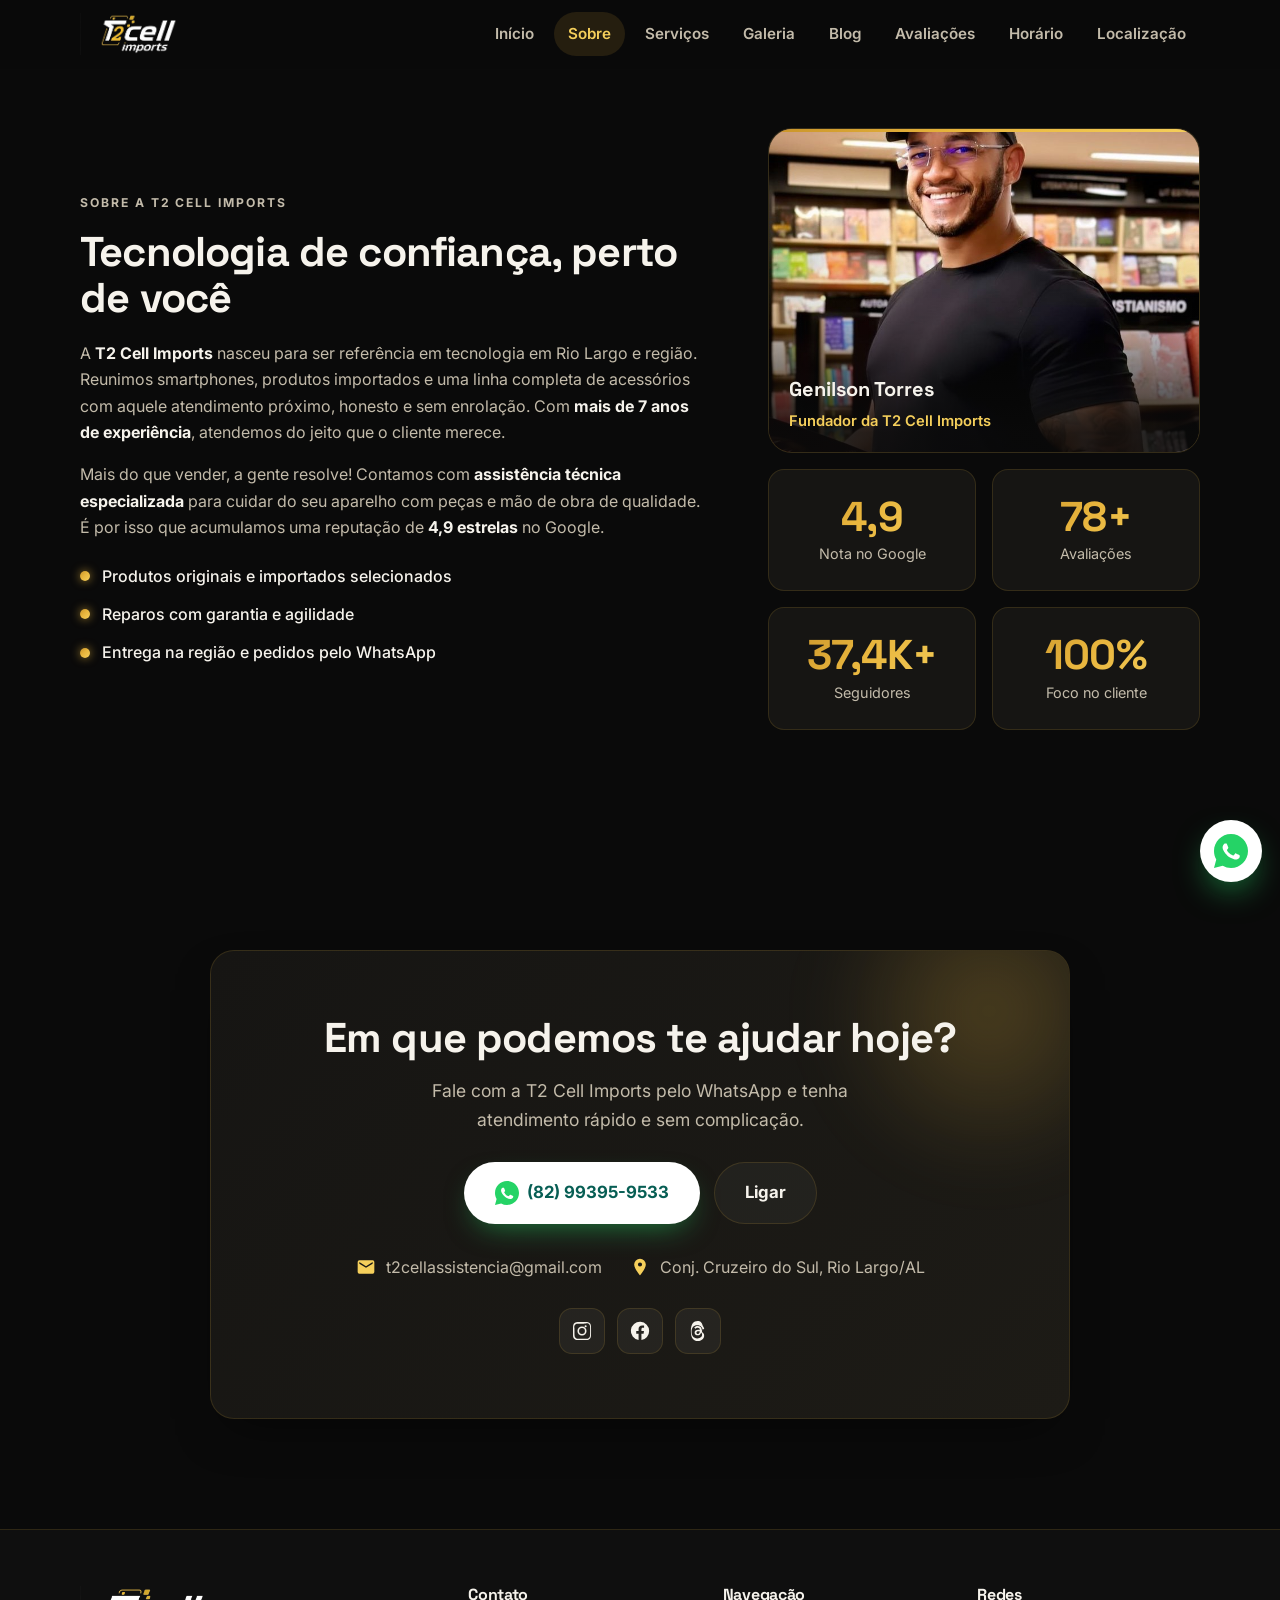
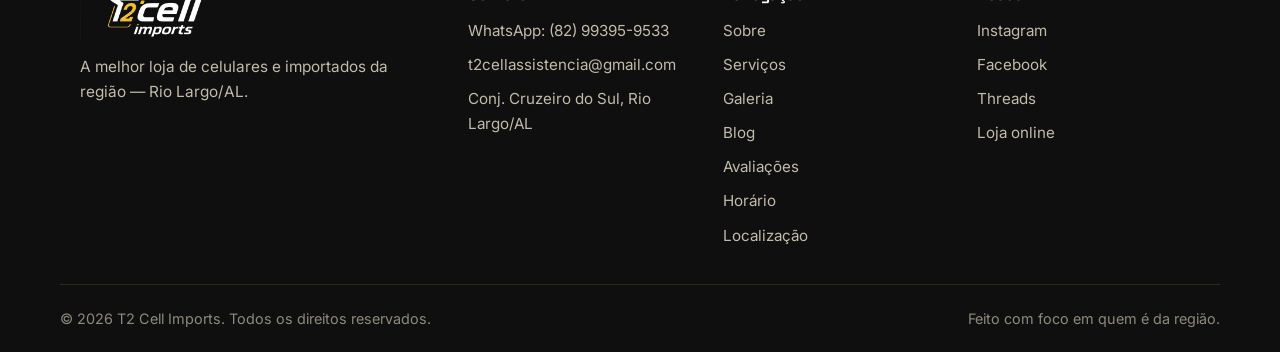
<file: sobre.html>
<!DOCTYPE html>
<html lang="pt-BR">
<head>
  <meta charset="UTF-8" />
  <meta name="viewport" content="width=device-width, initial-scale=1.0" />
  <meta name="theme-color" content="#0a0a0a" />
  <title>Sobre — T2 Cell Imports | Rio Largo/AL</title>
  <meta name="description" content="Conheça a T2 Cell Imports: nossa história, nossos valores e o fundador Genilson Torres. Tecnologia de confiança em Rio Largo/AL." />
  <meta name="author" content="T2 Cell Imports" />
  <link rel="canonical" href="https://t2cellimports.com.br/sobre.html" />
  <meta property="og:type" content="business.business" />
  <meta property="og:title" content="Sobre — T2 Cell Imports | Rio Largo/AL" />
  <meta property="og:description" content="Conheça a T2 Cell Imports: nossa história, nossos valores e o fundador Genilson Torres. Tecnologia de confiança em Rio Largo/AL." />
  <meta property="og:locale" content="pt_BR" />
  <meta property="og:site_name" content="T2 Cell Imports" />
  <meta property="og:url" content="https://t2cellimports.com.br/sobre.html" />
  <meta property="og:image" content="assets/og-image.svg" />
  <meta name="twitter:card" content="summary_large_image" />
  <meta name="twitter:title" content="Sobre — T2 Cell Imports | Rio Largo/AL" />
  <meta name="twitter:description" content="Conheça a T2 Cell Imports: nossa história, nossos valores e o fundador Genilson Torres. Tecnologia de confiança em Rio Largo/AL." />
  <meta name="twitter:image" content="assets/og-image.svg" />
  <link rel="icon" href="data:image/svg+xml,%3Csvg xmlns='http://www.w3.org/2000/svg' viewBox='0 0 100 100'%3E%3Crect width='100' height='100' rx='24' fill='%230a0a0a'/%3E%3Ctext x='50' y='70' font-family='Arial,sans-serif' font-size='56' font-weight='900' text-anchor='middle' fill='%23e8b53d'%3ET2%3C/text%3E%3C/svg%3E" />
  <link rel="apple-touch-icon" href="assets/logo-square.png" />
  <link rel="preconnect" href="https://fonts.googleapis.com" />
  <link rel="preconnect" href="https://fonts.gstatic.com" crossorigin />
  <link href="https://fonts.googleapis.com/css2?family=Space+Grotesk:wght@500;600;700&family=Inter:wght@400;500;600;700&display=swap" rel="stylesheet" />
  <link rel="stylesheet" href="css/styles.css?v=20" />
</head>
<body>
  <a href="#main" class="skip-link">Pular para o conteúdo</a>
  <header class="site-header" id="top">
    <div class="container header-inner">
      <a href="index.html" class="brand" aria-label="T2 Cell Imports — início">
        <img src="assets/logo.png" alt="T2 Cell Imports" class="brand-logo" width="860" height="370" />
      </a>
      <nav class="main-nav" aria-label="Navegação principal">
        <button class="nav-toggle" aria-expanded="false" aria-controls="nav-list" aria-label="Abrir menu">
          <span></span><span></span><span></span>
        </button>
        <ul class="nav-list" id="nav-list">
          <li><a href="index.html">Início</a></li>
          <li><a href="sobre.html" class="active" aria-current="page">Sobre</a></li>
          <li><a href="servicos.html">Serviços</a></li>
          <li><a href="galeria.html">Galeria</a></li>
          <li><a href="blog.html">Blog</a></li>
          <li><a href="avaliacoes.html">Avaliações</a></li>
          <li><a href="horario.html">Horário</a></li>
          <li><a href="localizacao.html">Localização</a></li>
        </ul>
      </nav>
    </div>
  </header>

  <main id="main">
    <section class="section first-section" id="sobre" aria-labelledby="sobre-title">
      <div class="container about-grid">
        <div class="about-copy">
          <p class="eyebrow reveal">Sobre a T2 Cell Imports</p>
          <h2 id="sobre-title" class="reveal">Tecnologia de confiança, perto de você</h2>
          <p class="reveal">
            A <strong>T2 Cell Imports</strong> nasceu para ser referência em tecnologia em Rio Largo e região.
            Reunimos smartphones, produtos importados e uma linha completa de acessórios com aquele atendimento
            próximo, honesto e sem enrolação. Com <strong>mais de 7 anos de experiência</strong>, atendemos do
            jeito que o cliente merece.
          </p>
          <p class="reveal">
            Mais do que vender, a gente resolve! Contamos com <strong>assistência técnica especializada</strong>
            para cuidar do seu aparelho com peças e mão de obra de qualidade. É por isso que acumulamos uma
            reputação de <strong>4,9 estrelas</strong> no Google.
          </p>
          <ul class="about-points reveal">
            <li><span class="dot" aria-hidden="true"></span> Produtos originais e importados selecionados</li>
            <li><span class="dot" aria-hidden="true"></span> Reparos com garantia e agilidade</li>
            <li><span class="dot" aria-hidden="true"></span> Entrega na região e pedidos pelo WhatsApp</li>
          </ul>
        </div>
        <div class="about-side">
        <figure class="owner-card reveal">
          <div class="owner-photo">
            <img src="assets/owner.jpg" alt="Genilson Torres, fundador da T2 Cell Imports" width="760" height="760" loading="lazy" />
          </div>
          <figcaption>
            <span class="owner-name">Genilson Torres</span>
            <span class="owner-role">Fundador da T2 Cell Imports</span>
          </figcaption>
        </figure>
        <div class="about-stats reveal" aria-label="Números da loja">
          <div class="stat"><span class="stat-num" data-count="4.9" data-decimals="1">4,9</span><span class="stat-label">Nota no Google</span></div>
          <div class="stat"><span class="stat-num" data-count="78" data-suffix="+">78+</span><span class="stat-label">Avaliações</span></div>
          <div class="stat"><span class="stat-num" data-count="37400" data-suffix="+" data-format="k">37,4K+</span><span class="stat-label">Seguidores</span></div>
          <div class="stat"><span class="stat-num">100%</span><span class="stat-label">Foco no cliente</span></div>
        </div>
        </div>
      </div>
    </section>
    <section class="section contact-cta" id="contato" aria-labelledby="cta-title">
      <div class="container">
        <div class="cta-box reveal">
          <h2 id="cta-title">Em que podemos te ajudar hoje?</h2>
          <p>Fale com a T2 Cell Imports pelo WhatsApp e tenha atendimento rápido e sem complicação.</p>
          <div class="cta-actions">
            <a class="btn btn-wa btn-lg" href="https://wa.me/5582993959533?text=Ol%C3%A1!%20Vim%20pelo%20site%20e%20gostaria%20de%20mais%20informa%C3%A7%C3%B5es." target="_blank" rel="noopener">
              <svg viewBox="0 0 32 32" aria-hidden="true" class="whats-logo"><path fill="#25D366" d="M16 0C7.164 0 0 7.164 0 16c0 2.82.737 5.57 2.137 7.993L0 32l8.2-2.15A15.93 15.93 0 0 0 16 32c8.836 0 16-7.164 16-16S24.836 0 16 0z"/><path fill="#fff" d="M23.4 19.6c-.4-.2-2.34-1.15-2.7-1.28-.36-.13-.63-.2-.9.2-.26.4-1.03 1.28-1.26 1.54-.23.27-.46.3-.86.1-.4-.2-1.67-.62-3.18-1.96-1.18-1.05-1.97-2.34-2.2-2.74-.23-.4-.02-.61.17-.81.18-.18.4-.46.6-.7.2-.23.26-.4.4-.66.13-.27.06-.5-.03-.7-.1-.2-.9-2.16-1.23-2.96-.32-.78-.65-.67-.9-.68l-.76-.02c-.26 0-.7.1-1.06.5-.36.4-1.4 1.36-1.4 3.32 0 1.96 1.43 3.85 1.63 4.12.2.27 2.82 4.3 6.82 6.03.95.4 1.7.65 2.28.84.96.3 1.83.26 2.52.16.77-.12 2.34-.96 2.67-1.88.33-.92.33-1.72.23-1.88-.1-.16-.36-.26-.76-.46z"/></svg>
              (82) 99395-9533
            </a>
            <a class="btn btn-ghost btn-lg" href="tel:+5582993959533">Ligar</a>
          </div>
          <ul class="contact-list">
            <li>
              <svg class="ic" viewBox="0 0 24 24" aria-hidden="true"><path fill="currentColor" d="M20 4H4a2 2 0 0 0-2 2v12a2 2 0 0 0 2 2h16a2 2 0 0 0 2-2V6a2 2 0 0 0-2-2m0 4-8 5-8-5V6l8 5 8-5z"/></svg>
              <a href="mailto:t2cellassistencia@gmail.com">t2cellassistencia@gmail.com</a>
            </li>
            <li>
              <svg class="ic" viewBox="0 0 24 24" aria-hidden="true"><path fill="currentColor" d="M12 2a7 7 0 0 0-7 7c0 5 7 13 7 13s7-8 7-13a7 7 0 0 0-7-7m0 9.5A2.5 2.5 0 1 1 12 6.5a2.5 2.5 0 0 1 0 5"/></svg>
              Conj. Cruzeiro do Sul, Rio Largo/AL
            </li>
          </ul>
          <div class="social-row" aria-label="Redes sociais">
            <a href="https://www.instagram.com/t2cell_imports" target="_blank" rel="noopener" aria-label="Instagram">
              <svg viewBox="0 0 24 24" aria-hidden="true"><path fill="currentColor" d="M12 2.2c3.2 0 3.6 0 4.9.07 1.2.06 1.8.25 2.2.42.56.22.96.48 1.38.9.42.42.68.82.9 1.38.17.4.36 1 .42 2.2.07 1.3.07 1.7.07 4.9s0 3.6-.07 4.9c-.06 1.2-.25 1.8-.42 2.2a3.7 3.7 0 0 1-.9 1.38c-.42.42-.82.68-1.38.9-.4.17-1 .36-2.2.42-1.3.07-1.7.07-4.9.07s-3.6 0-4.9-.07c-1.2-.06-1.8-.25-2.2-.42a3.7 3.7 0 0 1-1.38-.9 3.7 3.7 0 0 1-.9-1.38c-.17-.4-.36-1-.42-2.2C2.2 15.6 2.2 15.2 2.2 12s0-3.6.07-4.9c.06-1.2.25-1.8.42-2.2.22-.56.48-.96.9-1.38.42-.42.82-.68 1.38-.9.4-.17 1-.36 2.2-.42C8.4 2.2 8.8 2.2 12 2.2m0 1.8c-3.1 0-3.5 0-4.7.07-.9.04-1.4.2-1.7.32-.43.17-.73.37-1.05.69-.32.32-.52.62-.69 1.05-.12.3-.28.8-.32 1.7C3.8 8.5 3.8 8.9 3.8 12s0 3.5.07 4.7c.04.9.2 1.4.32 1.7.17.43.37.73.69 1.05.32.32.62.52 1.05.69.3.12.8.28 1.7.32 1.2.07 1.6.07 4.7.07s3.5 0 4.7-.07c.9-.04 1.4-.2 1.7-.32.43-.17.73-.37 1.05-.69.32-.32.52-.62.69-1.05.12-.3.28-.8.32-1.7.07-1.2.07-1.6.07-4.7s0-3.5-.07-4.7c-.04-.9-.2-1.4-.32-1.7a2.8 2.8 0 0 0-.69-1.05 2.8 2.8 0 0 0-1.05-.69c-.3-.12-.8-.28-1.7-.32C15.5 4 15.1 4 12 4m0 3.06A4.94 4.94 0 1 0 12 17a4.94 4.94 0 0 0 0-9.88m0 8.15A3.2 3.2 0 1 1 12 8.8a3.2 3.2 0 0 1 0 6.4m5.1-8.35a1.15 1.15 0 1 1-2.3 0 1.15 1.15 0 0 1 2.3 0"/></svg>
            </a>
            <a href="https://www.facebook.com/p/T2-cell-imports-100078461546081/" target="_blank" rel="noopener" aria-label="Facebook">
              <svg viewBox="0 0 24 24" aria-hidden="true"><path fill="currentColor" d="M22 12a10 10 0 1 0-11.56 9.88v-6.99H7.9V12h2.54V9.8c0-2.5 1.49-3.89 3.77-3.89 1.1 0 2.24.2 2.24.2v2.46h-1.26c-1.24 0-1.63.77-1.63 1.56V12h2.78l-.44 2.89h-2.34v6.99A10 10 0 0 0 22 12"/></svg>
            </a>
            <a href="https://www.threads.com/@t2cell_imports" target="_blank" rel="noopener" aria-label="Threads">
              <svg viewBox="0 0 24 24" aria-hidden="true"><path fill="currentColor" d="M16.5 11.3c-.1 0-.2-.1-.3-.1-.2-3-1.8-4.7-4.5-4.7-1.6 0-3 .7-3.8 2l1.5 1c.6-.9 1.5-1.1 2.3-1.1 1.5 0 2.3.9 2.4 2.3-.6-.1-1.2-.2-1.9-.2-2.4 0-4 1.3-3.9 3.3.1 1.9 1.7 2.9 3.4 2.9 1.6 0 3.3-.8 3.6-3.1.4.3.8.8 1 1.4.3.9.3 2.4-.9 3.6-1 1-2.3 1.5-4.2 1.5-2.1 0-3.7-.7-4.7-2-1-1.3-1.5-3-1.5-5.2s.5-3.9 1.5-5.2c1-1.3 2.6-2 4.7-2 2.1 0 3.6.7 4.7 2.1.5.7.9 1.5 1.1 2.5l1.8-.5c-.3-1.3-.8-2.4-1.5-3.3C16.2 2 14.3 1 11.7 1 7.3 1 4.2 4 4.2 12s3.1 11 7.5 11c2.4 0 4.3-.8 5.6-2.2 1.7-1.8 1.6-4.1 1.1-5.5-.4-1-1.1-1.8-2-2.3zm-4.3 4c-.9 0-1.9-.4-1.9-1.4-.1-.8.6-1.5 2-1.5.6 0 1.2.1 1.7.2-.2 1.9-1.2 2.6-1.8 2.7z"/></svg>
            </a>
          </div>
        </div>
      </div>
    </section>
  </main>

  <footer class="site-footer">
    <div class="container footer-inner">
      <div class="footer-brand">
        <img src="assets/logo.png" alt="T2 Cell Imports" class="brand-logo footer-logo" width="860" height="370" />
        <p class="footer-tag">A melhor loja de celulares e importados da região — Rio Largo/AL.</p>
      </div>
      <div class="footer-col">
        <h4>Contato</h4>
        <ul>
          <li><a href="https://wa.me/5582993959533" target="_blank" rel="noopener">WhatsApp: (82) 99395-9533</a></li>
          <li><a href="mailto:t2cellassistencia@gmail.com">t2cellassistencia@gmail.com</a></li>
          <li>Conj. Cruzeiro do Sul, Rio Largo/AL</li>
        </ul>
      </div>
      <div class="footer-col">
        <h4>Navegação</h4>
        <ul>
          <li><a href="sobre.html">Sobre</a></li>
          <li><a href="servicos.html">Serviços</a></li>
          <li><a href="galeria.html">Galeria</a></li>
          <li><a href="blog.html">Blog</a></li>
          <li><a href="avaliacoes.html">Avaliações</a></li>
          <li><a href="horario.html">Horário</a></li>
          <li><a href="localizacao.html">Localização</a></li>
        </ul>
      </div>
      <div class="footer-col">
        <h4>Redes</h4>
        <ul>
          <li><a href="https://www.instagram.com/t2cell_imports" target="_blank" rel="noopener">Instagram</a></li>
          <li><a href="https://www.facebook.com/p/T2-cell-imports-100078461546081/" target="_blank" rel="noopener">Facebook</a></li>
          <li><a href="https://www.threads.com/@t2cell_imports" target="_blank" rel="noopener">Threads</a></li>
          <li><a href="https://t2cellimports.mercadorio.com.br/" target="_blank" rel="noopener">Loja online</a></li>
        </ul>
      </div>
    </div>
    <div class="container footer-bottom">
      <p>© <span id="year">2026</span> T2 Cell Imports. Todos os direitos reservados.</p>
      <p class="muted">Feito com foco em quem é da região.</p>
    </div>
  </footer>

  <a class="whats-float" href="https://wa.me/5582993959533?text=Ol%C3%A1!%20Vim%20pelo%20site%20e%20gostaria%20de%20mais%20informa%C3%A7%C3%B5es." target="_blank" rel="noopener" aria-label="Falar no WhatsApp">
    <svg viewBox="0 0 32 32" aria-hidden="true" class="whats-logo">
      <path fill="#25D366" d="M16 0C7.164 0 0 7.164 0 16c0 2.82.737 5.57 2.137 7.993L0 32l8.2-2.15A15.93 15.93 0 0 0 16 32c8.836 0 16-7.164 16-16S24.836 0 16 0z"/>
      <path fill="#fff" d="M23.4 19.6c-.4-.2-2.34-1.15-2.7-1.28-.36-.13-.63-.2-.9.2-.26.4-1.03 1.28-1.26 1.54-.23.27-.46.3-.86.1-.4-.2-1.67-.62-3.18-1.96-1.18-1.05-1.97-2.34-2.2-2.74-.23-.4-.02-.61.17-.81.18-.18.4-.46.6-.7.2-.23.26-.4.4-.66.13-.27.06-.5-.03-.7-.1-.2-.9-2.16-1.23-2.96-.32-.78-.65-.67-.9-.68l-.76-.02c-.26 0-.7.1-1.06.5-.36.4-1.4 1.36-1.4 3.32 0 1.96 1.43 3.85 1.63 4.12.2.27 2.82 4.3 6.82 6.03.95.4 1.7.65 2.28.84.96.3 1.83.26 2.52.16.77-.12 2.34-.96 2.67-1.88.33-.92.33-1.72.23-1.88-.1-.16-.36-.26-.76-.46z"/>
    </svg>
    <span class="whats-float-label">Fale conosco</span>
  </a>

  <script src="js/main.js?v=20" defer></script>
</body>
</html>
</file>
<file: css/styles.css>
/* =========================================================
   T2 Cell Imports — estilos
   Direção: premium. Preto + dourado/âmbar + branco (identidade da logo).
   Tipografia: Space Grotesk (títulos) + Inter (texto).
   ========================================================= */

/* ---------- Tokens ---------- */
:root {
  --bg: #0a0a0a;
  --bg-2: #0f0f0f;
  --surface: #161513;
  --surface-2: #1d1b16;
  --line: rgba(232, 181, 61, 0.14);
  --text: #f6f3ec;
  --text-dim: #c3bbaa;
  --muted: #8f897c;

  --brand: #e8b53d;      /* dourado */
  --brand-2: #f5cf5b;    /* dourado claro */
  --accent: #c9942a;     /* âmbar profundo */
  --whats: #25d366;

  --grad: linear-gradient(135deg, #c9942a 0%, #e8b53d 45%, #f5cf5b 100%);
  --grad-soft: linear-gradient(135deg, rgba(201,148,42,.16), rgba(245,207,91,.16));

  --radius: 16px;
  --radius-lg: 24px;
  --shadow: 0 20px 50px -20px rgba(0, 0, 0, .6);
  --shadow-glow: 0 0 0 1px rgba(232,181,61,.25), 0 18px 40px -16px rgba(232,181,61,.35);
  --container: 1160px;
  --ease: cubic-bezier(.22, 1, .36, 1);
}

/* ---------- Reset ---------- */
*, *::before, *::after { box-sizing: border-box; }
* { margin: 0; }
html { scroll-behavior: smooth; -webkit-text-size-adjust: 100%; }
@media (prefers-reduced-motion: reduce) {
  html { scroll-behavior: auto; }
  * { animation-duration: .001ms !important; transition-duration: .001ms !important; }
}

body {
  font-family: "Inter", system-ui, -apple-system, Segoe UI, Roboto, sans-serif;
  background: var(--bg);
  color: var(--text);
  line-height: 1.65;
  overflow-x: hidden;
  -webkit-font-smoothing: antialiased;
}

h1, h2, h3, h4, .brand-text, .stat-num, .rating-num {
  font-family: "Space Grotesk", "Inter", sans-serif;
  line-height: 1.12;
  letter-spacing: -0.02em;
}

img, svg, iframe { display: block; max-width: 100%; }
a { color: inherit; text-decoration: none; }
ul { list-style: none; padding: 0; }

.container { width: 100%; max-width: var(--container); margin-inline: auto; padding-inline: 20px; }

.grad-text {
  background: var(--grad);
  -webkit-background-clip: text; background-clip: text;
  -webkit-text-fill-color: transparent; color: transparent;
}
.muted { color: var(--muted); }

/* ---------- Acessibilidade ---------- */
.skip-link {
  position: absolute; left: -999px; top: 0; z-index: 200;
  background: var(--brand-2); color: #17120a; padding: 10px 16px; border-radius: 0 0 10px 0; font-weight: 700;
}
.skip-link:focus { left: 0; }

:focus-visible { outline: 3px solid var(--brand-2); outline-offset: 2px; border-radius: 6px; }

/* ---------- Botões ---------- */
.btn {
  --_bg: transparent;
  display: inline-flex; align-items: center; justify-content: center; gap: 8px;
  padding: 13px 24px; border-radius: 999px; font-weight: 700; font-size: .98rem;
  border: 1px solid transparent; cursor: pointer; white-space: nowrap;
  transition: transform .25s var(--ease), box-shadow .25s var(--ease), background .25s var(--ease), border-color .25s var(--ease);
}
.btn:hover { transform: translateY(-2px); }
.btn:active { transform: translateY(0); }
.btn .ic { width: 20px; height: 20px; }
.btn-lg { padding: 16px 30px; font-size: 1.05rem; }

.btn-primary { background: var(--grad); color: #17120a; box-shadow: 0 12px 30px -10px rgba(232,181,61,.6); }
.btn-primary:hover { box-shadow: 0 18px 40px -12px rgba(232,181,61,.75); }

.btn-ghost { background: rgba(255,255,255,.04); color: var(--text); border-color: var(--line); }
.btn-ghost:hover { border-color: var(--brand-2); background: rgba(232,181,61,.08); }

.btn-whats { background: var(--whats); color: #042b14; box-shadow: 0 12px 30px -12px rgba(37,211,102,.6); }
.btn-whats:hover { box-shadow: 0 18px 40px -14px rgba(37,211,102,.75); }

/* Botão com a logo oficial do WhatsApp (fundo branco, logo colorida) */
.btn-wa { background: #ffffff; color: #075e54; box-shadow: 0 12px 30px -12px rgba(37,211,102,.6); }
.btn-wa:hover { box-shadow: 0 18px 40px -14px rgba(37,211,102,.75); }
.btn-wa .whats-logo { width: 24px; height: 24px; flex: none; }

/* ---------- Header ---------- */
.site-header {
  position: fixed; inset: 0 0 auto 0; z-index: 100;
  background: rgba(10, 10, 10, .72);
  backdrop-filter: saturate(140%) blur(14px);
  border-bottom: 1px solid transparent;
  transition: border-color .3s var(--ease), background .3s var(--ease);
}
.site-header.scrolled { border-bottom-color: var(--line); background: rgba(10,10,10,.92); }
.header-inner { display: flex; align-items: center; gap: 16px; min-height: 68px; }

.brand { display: inline-flex; align-items: center; gap: 10px; font-weight: 700; }
.brand-logo { height: 42px; width: auto; display: block; transition: filter .3s var(--ease); }
.brand:hover .brand-logo { filter: drop-shadow(0 0 14px rgba(232,181,61,.45)); }
.footer-logo { height: 54px; }
.brand-mark {
  display: grid; place-items: center; width: 38px; height: 38px; border-radius: 11px;
  background: var(--grad); color: #17120a; font-family: "Space Grotesk", sans-serif; font-weight: 700; font-size: 1.05rem;
  box-shadow: var(--shadow-glow);
}
.brand-text { font-size: 1.05rem; letter-spacing: .04em; color: var(--text); }
.brand-text strong { color: var(--brand-2); }

.main-nav { margin-left: auto; display: flex; align-items: center; }
.nav-list { display: flex; gap: 6px; }
.nav-list a {
  display: inline-block; padding: 9px 14px; border-radius: 999px; color: var(--text-dim); font-weight: 600; font-size: .95rem;
  transition: color .2s, background .2s;
}
.nav-list a:hover { color: var(--text); background: rgba(255,255,255,.05); }
.nav-list a.active { color: var(--brand-2); background: rgba(232,181,61,.12); }

.header-cta { margin-left: 8px; }

.nav-toggle {
  display: none; flex-direction: column; gap: 5px; width: 44px; height: 44px;
  background: rgba(255,255,255,.05); border: 1px solid var(--line); border-radius: 12px; cursor: pointer;
  align-items: center; justify-content: center;
}
.nav-toggle span { width: 20px; height: 2px; background: var(--text); border-radius: 2px; transition: transform .3s var(--ease), opacity .3s; }
.nav-toggle[aria-expanded="true"] span:nth-child(1) { transform: translateY(7px) rotate(45deg); }
.nav-toggle[aria-expanded="true"] span:nth-child(2) { opacity: 0; }
.nav-toggle[aria-expanded="true"] span:nth-child(3) { transform: translateY(-7px) rotate(-45deg); }

/* ---------- Hero (dividido: conteúdo à esquerda + foto à direita) ---------- */
.hero { position: relative; overflow: hidden; min-height: min(92vh, 760px); display: flex; align-items: center; padding: 120px 0 70px; }
.hero-photo { position: absolute; inset: 0 0 0 auto; width: 60%; z-index: 0; }
.hero-photo img { width: 100%; height: 100%; object-fit: cover; object-position: center; }
.hero-photo-veil {
  position: absolute; inset: 0;
  background:
    linear-gradient(90deg, var(--bg) 0%, var(--bg) 18%, rgba(10,10,10,.82) 38%, rgba(10,10,10,.35) 62%, rgba(10,10,10,.1) 100%),
    linear-gradient(0deg, rgba(10,10,10,.55), transparent 45%);
}
.hero .container { position: relative; z-index: 1; width: 100%; }
.hero-inner { max-width: 560px; }
.rating-badge {
  display: inline-flex; align-items: center; gap: 9px; padding: 10px 16px; border-radius: 12px;
  background: rgba(255,255,255,.05); border: 1px solid var(--line); font-size: .95rem; color: var(--text-dim);
  backdrop-filter: blur(4px);
}
.rating-badge strong { color: var(--text); font-size: 1.02rem; }
.rating-badge-meta { color: var(--text-dim); }
.hero-title { font-size: clamp(2.1rem, 5.2vw, 3.6rem); font-weight: 700; margin: 22px 0 18px; }
.hero-sub { font-size: clamp(1.02rem, 2.2vw, 1.22rem); color: var(--text-dim); max-width: 540px; }
.hero-sub strong { color: var(--text); }
.hero-actions { display: flex; flex-wrap: wrap; gap: 14px; margin: 30px 0 26px; }
.hero-badges { display: flex; flex-wrap: wrap; gap: 10px 22px; color: var(--text-dim); font-size: .95rem; }
.hero-badges li { display: inline-flex; align-items: center; gap: 8px; }
.hero-badges li::before { content: ""; width: 7px; height: 7px; border-radius: 50%; background: var(--grad); flex: none; }
.stars { color: #ffc93c; letter-spacing: 2px; }

@media (max-width: 860px) {
  .hero { min-height: 0; padding: 104px 0 64px; }
  .hero-photo { width: 100%; }
  .hero-photo-veil {
    background:
      linear-gradient(0deg, var(--bg) 4%, rgba(10,10,10,.92) 30%, rgba(10,10,10,.78) 60%, rgba(10,10,10,.7) 100%);
  }
  .hero-inner { max-width: 100%; }
}

/* ---------- Seções ---------- */
.section { padding: clamp(64px, 10vw, 110px) 0; position: relative; }
.first-section { padding-top: 128px; }
@media (max-width: 760px) { .first-section { padding-top: 104px; } }
.section-alt { background: var(--bg-2); }
.section-head { max-width: 640px; margin: 0 auto 48px; text-align: center; }
.eyebrow { font-weight: 700; letter-spacing: .16em; text-transform: uppercase; font-size: .76rem; color: var(--brand-2); margin-bottom: 10px; }
.section-head h2 { font-size: clamp(1.8rem, 4.2vw, 2.7rem); }
.section-lead { color: var(--text-dim); margin-top: 12px; font-size: 1.08rem; }
.section h2 { font-size: clamp(1.7rem, 4vw, 2.5rem); }

/* ---------- Sobre ---------- */
.about-grid { display: grid; grid-template-columns: 1.3fr .9fr; gap: clamp(32px, 5vw, 64px); align-items: center; }
.about-copy h2 { margin: 8px 0 18px; font-size: clamp(1.8rem, 4vw, 2.6rem); }
.about-copy p { color: var(--text-dim); margin-bottom: 16px; }
.about-copy strong { color: var(--text); }
.about-points { margin-top: 22px; display: grid; gap: 12px; }
.about-points li { display: flex; align-items: center; gap: 12px; font-weight: 500; }
.about-points .dot { width: 10px; height: 10px; border-radius: 50%; background: var(--grad); flex: none; box-shadow: 0 0 10px rgba(232,181,61,.7); }

.about-side { display: grid; gap: 16px; }
.owner-card { position: relative; border-radius: var(--radius-lg); overflow: hidden; border: 1px solid var(--line); background: var(--surface); }
.owner-photo { position: relative; aspect-ratio: 4 / 3; overflow: hidden; }
.owner-photo img { width: 100%; height: 100%; object-fit: cover; object-position: center 28%; transition: transform .6s var(--ease); }
.owner-card:hover .owner-photo img { transform: scale(1.05); }
.owner-photo::after { content: ""; position: absolute; inset: 0; background: linear-gradient(to top, rgba(10,10,10,.88) 6%, rgba(10,10,10,.1) 46%, transparent 70%); }
.owner-card figcaption { position: absolute; left: 0; right: 0; bottom: 0; z-index: 1; padding: 18px 20px; display: grid; gap: 3px; }
.owner-name { font-family: "Space Grotesk", sans-serif; font-weight: 700; font-size: 1.25rem; color: var(--text); }
.owner-role { font-size: .92rem; color: var(--brand-2); font-weight: 600; }
.owner-card::before { content: ""; position: absolute; top: 0; left: 0; right: 0; height: 3px; background: var(--grad); z-index: 2; }

.about-stats { display: grid; grid-template-columns: 1fr 1fr; gap: 16px; }
.stat {
  background: var(--surface); border: 1px solid var(--line); border-radius: var(--radius); padding: 24px 20px; text-align: center;
  transition: transform .3s var(--ease), border-color .3s var(--ease);
}
.stat:hover { transform: translateY(-4px); border-color: rgba(232,181,61,.4); }
.stat-num { display: block; font-size: clamp(1.9rem, 5vw, 2.6rem); font-weight: 700; background: var(--grad); -webkit-background-clip: text; background-clip: text; -webkit-text-fill-color: transparent; }
.stat-label { color: var(--text-dim); font-size: .9rem; }

/* ---------- Cards serviços ---------- */
.cards-grid { display: grid; grid-template-columns: repeat(3, 1fr); gap: 20px; }
.card {
  background: var(--surface); border: 1px solid var(--line); border-radius: var(--radius-lg); padding: 30px 26px;
  position: relative; overflow: hidden; transition: transform .35s var(--ease), border-color .35s var(--ease), box-shadow .35s var(--ease);
}
.card::after {
  content: ""; position: absolute; inset: 0; background: var(--grad-soft); opacity: 0; transition: opacity .35s var(--ease); z-index: 0;
}
.card:hover { transform: translateY(-6px); border-color: rgba(232,181,61,.4); box-shadow: var(--shadow); }
.card:hover::after { opacity: 1; }
.card > * { position: relative; z-index: 1; }
.card-ic {
  width: 56px; height: 56px; border-radius: 15px; display: grid; place-items: center; margin-bottom: 18px;
  background: var(--grad-soft); color: var(--brand-2); border: 1px solid var(--line);
}
.card-ic svg { width: 28px; height: 28px; }
.card h3 { font-size: 1.22rem; margin-bottom: 8px; }
.card p { color: var(--text-dim); font-size: .98rem; }

.serv-cta { display: flex; flex-wrap: wrap; gap: 14px; justify-content: center; margin-top: 44px; }

/* Cards-link (home) */
.nav-card { color: inherit; text-decoration: none; display: block; }
.nav-card h3 { color: var(--text); }
.nav-card .card-arrow { position: absolute; right: 22px; bottom: 20px; z-index: 1; color: var(--brand-2); font-size: 1.3rem; font-weight: 700; transition: transform .3s var(--ease); }
.nav-card:hover .card-arrow { transform: translateX(5px); }

/* ---------- Galeria ---------- */
.gallery { display: grid; grid-template-columns: repeat(4, 1fr); grid-auto-rows: 200px; gap: 16px; }
.tile {
  position: relative; border-radius: var(--radius-lg); overflow: hidden; border: 1px solid var(--line);
  background: var(--surface); display: grid; place-items: center;
}
.tile-lg { grid-column: span 2; grid-row: span 2; }
.tile-photo img { width: 100%; height: 100%; object-fit: cover; transition: transform .6s var(--ease); }
.tile-photo:hover img { transform: scale(1.05); }
.tile-photo figcaption { background: linear-gradient(to top, rgba(7,7,7,.9), transparent); }
.tile-wide { grid-column: span 2; }
.tile-art { width: 100%; height: 100%; display: grid; place-items: center; background: var(--grad-soft); color: var(--brand-2); transition: transform .5s var(--ease); }
.tile-art svg { width: 44%; height: 44%; opacity: .9; }
.art-store { background: linear-gradient(135deg, rgba(201,148,42,.28), rgba(232,181,61,.2)); }
.art-phone { background: linear-gradient(135deg, rgba(245,207,91,.25), rgba(201,148,42,.2)); }
.art-acc   { background: linear-gradient(135deg, rgba(232,181,61,.25), rgba(201,148,42,.18)); }
.art-tools { background: linear-gradient(135deg, rgba(201,148,42,.24), rgba(245,207,91,.2)); }
.art-care  { background: linear-gradient(135deg, rgba(232,181,61,.22), rgba(245,207,91,.22)); }
.tile:hover .tile-art { transform: scale(1.06); }
.tile figcaption {
  position: absolute; left: 0; right: 0; bottom: 0; padding: 14px 16px; font-weight: 600;
  background: linear-gradient(to top, rgba(7,11,24,.85), transparent); color: var(--text);
}
.gallery-note { text-align: center; color: var(--muted); font-size: .9rem; margin-top: 20px; }
.tile-map iframe { width: 100%; height: 100%; min-height: 200px; border: 0; display: block; }
.tile-map figcaption { pointer-events: none; }

/* ---------- Carrossel (álbum de clientes) ---------- */
.carousel { position: relative; }
.carousel-viewport { overflow-x: auto; scroll-snap-type: x mandatory; scroll-behavior: smooth; -ms-overflow-style: none; scrollbar-width: none; }
.carousel-viewport::-webkit-scrollbar { display: none; }
.carousel-track { display: flex; gap: 16px; padding: 4px; margin: 0; list-style: none; }
.carousel-slide {
  flex: 0 0 100%; width: 100%; scroll-snap-align: center;
  display: grid; place-items: center; padding: 4px;
}
.carousel-slide img {
  width: auto; height: auto; max-width: min(100%, 420px); max-height: 74vh;
  object-fit: contain; display: block;
  border-radius: var(--radius-lg); border: 1px solid var(--line); box-shadow: var(--shadow); background: #0d0d0d;
}
.carousel-btn {
  position: absolute; top: 50%; transform: translateY(-50%); z-index: 3;
  width: 48px; height: 48px; border-radius: 50%; cursor: pointer;
  background: rgba(10,10,10,.72); color: var(--text); border: 1px solid var(--line);
  font-size: 1.8rem; line-height: 1; display: grid; place-items: center;
  backdrop-filter: blur(6px); transition: background .25s var(--ease), border-color .25s var(--ease), transform .25s var(--ease);
}
.carousel-btn:hover { background: var(--grad); color: #17120a; border-color: transparent; }
.carousel-btn.prev { left: -6px; }
.carousel-btn.next { right: -6px; }
.carousel-dots { display: flex; gap: 9px; justify-content: center; margin-top: 22px; }
.carousel-dots button {
  width: 10px; height: 10px; border-radius: 50%; border: 0; padding: 0; cursor: pointer;
  background: rgba(255,255,255,.22); transition: background .25s var(--ease), transform .25s var(--ease);
}
.carousel-dots button.active { background: var(--grad); transform: scale(1.25); }
@media (max-width: 760px) {
  .carousel-slide img { max-width: 100%; max-height: 70vh; }
  .carousel-btn { width: 42px; height: 42px; font-size: 1.5rem; }
  .carousel-btn.prev { left: 2px; }
  .carousel-btn.next { right: 2px; }
}

/* ---------- Blog ---------- */
.post-cards { display: grid; grid-template-columns: repeat(3, 1fr); gap: 20px; }
.blog-grid { margin-top: 8px; }
.post-card {
  display: flex; flex-direction: column; gap: 10px; color: inherit; text-decoration: none;
  background: var(--surface); border: 1px solid var(--line); border-radius: var(--radius-lg); padding: 26px 24px;
  transition: transform .3s var(--ease), border-color .3s var(--ease), box-shadow .3s var(--ease);
}
.post-card:hover { transform: translateY(-5px); border-color: rgba(232,181,61,.4); box-shadow: var(--shadow); }
.post-card-cat {
  align-self: flex-start; font-size: .74rem; font-weight: 700; letter-spacing: .08em; text-transform: uppercase;
  color: var(--brand-2); background: var(--grad-soft); border: 1px solid var(--line); padding: 5px 11px; border-radius: 999px;
}
.post-card h3 { font-size: 1.22rem; line-height: 1.25; color: var(--text); }
.post-card p { color: var(--text-dim); font-size: .96rem; }
.post-card-meta { color: var(--muted); font-size: .85rem; }
.post-card-link { margin-top: auto; color: var(--brand-2); font-weight: 700; font-size: .95rem; }

/* Post (artigo) */
.post { padding-bottom: clamp(48px, 8vw, 90px); }
.post-wrap { max-width: 820px; }
.breadcrumb { font-size: .88rem; color: var(--muted); margin-bottom: 18px; }
.breadcrumb a { color: var(--text-dim); }
.breadcrumb a:hover { color: var(--brand-2); }
.breadcrumb span { margin: 0 2px; }
.post-cat-chip { display: inline-block; font-size: .74rem; font-weight: 700; letter-spacing: .08em; text-transform: uppercase; color: var(--brand-2); background: var(--grad-soft); border: 1px solid var(--line); padding: 5px 12px; border-radius: 999px; }
.post-title { font-size: clamp(1.8rem, 4.4vw, 2.7rem); margin: 16px 0 12px; line-height: 1.15; }
.post-meta { color: var(--muted); font-size: .92rem; margin-bottom: 28px; padding-bottom: 22px; border-bottom: 1px solid var(--line); }
.post-body { color: var(--text-dim); font-size: 1.07rem; line-height: 1.8; }
.post-body h2 { color: var(--text); font-size: clamp(1.3rem, 3vw, 1.7rem); margin: 34px 0 12px; }
.post-body h3 { color: var(--text); font-size: 1.2rem; margin: 26px 0 10px; }
.post-body p { margin-bottom: 16px; }
.post-body strong { color: var(--text); }
.post-body ul { margin: 0 0 18px; padding-left: 4px; display: grid; gap: 10px; }
.post-body li { position: relative; padding-left: 26px; }
.post-body li::before { content: ""; position: absolute; left: 4px; top: .62em; width: 8px; height: 8px; border-radius: 50%; background: var(--grad); }
.post-body li strong { color: var(--text); }

.post-cta { margin: 40px 0; background: linear-gradient(135deg, var(--surface), var(--surface-2)); border: 1px solid var(--line); border-radius: var(--radius-lg); padding: 30px; text-align: center; }
.post-cta h2 { color: var(--text); margin-bottom: 8px; font-size: 1.4rem; }
.post-cta p { color: var(--text-dim); margin-bottom: 18px; }

.related { margin-top: 48px; padding-top: 32px; border-top: 1px solid var(--line); }
.related h2 { font-size: 1.4rem; margin-bottom: 20px; }

/* ---------- Depoimentos ---------- */
.rating-summary { display: inline-flex; align-items: center; gap: 12px; margin-top: 18px; flex-wrap: wrap; justify-content: center; }
.rating-num { font-size: 2.4rem; font-weight: 700; color: #ffc93c; }
.rating-stars { color: #ffc93c; font-size: 1.4rem; letter-spacing: 3px; }
.rating-meta { color: var(--text-dim); }
.reviews { display: grid; grid-template-columns: repeat(3, 1fr); gap: 20px; }
.review {
  background: var(--surface); border: 1px solid var(--line); border-radius: var(--radius-lg); padding: 26px 24px;
  transition: transform .3s var(--ease), border-color .3s var(--ease);
}
.review:hover { transform: translateY(-4px); border-color: rgba(232,181,61,.4); }
.review .stars { font-size: 1.1rem; letter-spacing: 2px; }
.review p { color: var(--text-dim); margin: 12px 0 0; font-style: italic; }
.review footer { font-weight: 700; color: var(--text); }
.review-head { display: flex; align-items: center; gap: 12px; margin-bottom: 14px; }
.review-avatar { width: 46px; height: 46px; border-radius: 50%; display: grid; place-items: center; flex: none; font-family: "Space Grotesk", sans-serif; font-weight: 700; font-size: 1.02rem; color: #17120a; background: var(--grad); }
.review-who { display: flex; flex-direction: column; line-height: 1.3; }
.review-name { font-weight: 700; color: var(--text); }
.review-when { font-size: .82rem; color: var(--muted); }
.review-badge { display: inline-block; font-size: .64rem; font-weight: 700; letter-spacing: .04em; text-transform: uppercase; color: var(--brand-2); border: 1px solid var(--line); border-radius: 999px; padding: 2px 7px; margin-left: 6px; vertical-align: middle; }
.reviews-note { text-align: center; color: var(--text-dim); max-width: 720px; margin: 28px auto 0; font-size: .96rem; }
.reviews-note strong { color: var(--text); }

/* ---------- Horário ---------- */
.hours-grid { display: grid; grid-template-columns: 1fr 1fr; gap: clamp(28px, 5vw, 56px); align-items: center; }
.hours-grid h2 { margin: 8px 0 14px; }
.hours-grid p { color: var(--text-dim); }
.hours-status { display: inline-flex; align-items: center; gap: 10px; margin-top: 18px; font-weight: 700; color: var(--text); }
.status-dot { width: 11px; height: 11px; border-radius: 50%; background: var(--muted); box-shadow: 0 0 0 4px rgba(123,139,179,.18); }
.hours-status.is-open .status-dot { background: var(--whats); box-shadow: 0 0 0 4px rgba(37,211,102,.22); }
.hours-status.is-closed .status-dot { background: #ff6b6b; box-shadow: 0 0 0 4px rgba(255,107,107,.2); }
.hours-disclaimer { margin-top: 14px; font-size: .9rem; color: var(--muted); }
.hours-highlight { margin-top: 18px; padding: 12px 16px; border-radius: 12px; background: var(--grad-soft); border: 1px solid var(--line); color: var(--text); font-size: .98rem; }
.hours-highlight strong { color: var(--brand-2); }
.hours-table { width: 100%; border-collapse: collapse; background: var(--surface); border: 1px solid var(--line); border-radius: var(--radius); overflow: hidden; }
.hours-table th, .hours-table td { padding: 15px 20px; text-align: left; border-bottom: 1px solid var(--line); }
.hours-table tr:last-child th, .hours-table tr:last-child td { border-bottom: 0; }
.hours-table th { font-weight: 600; color: var(--text); }
.hours-table td { color: var(--text-dim); text-align: right; }
.hours-table tr.today { background: var(--grad-soft); }
.hours-table tr.today th, .hours-table tr.today td { color: var(--text); font-weight: 700; }

/* ---------- Localização ---------- */
.loc-grid { display: grid; grid-template-columns: .85fr 1.15fr; gap: 28px; align-items: stretch; }
.loc-info { background: var(--surface); border: 1px solid var(--line); border-radius: var(--radius-lg); padding: 32px 28px; display: flex; flex-direction: column; }
.loc-info h3 { font-size: 1.3rem; margin-bottom: 14px; }
.loc-info address { font-style: normal; color: var(--text-dim); line-height: 1.9; }
.loc-actions { display: flex; flex-wrap: wrap; gap: 12px; margin-top: auto; padding-top: 24px; }
.loc-map { border-radius: var(--radius-lg); overflow: hidden; border: 1px solid var(--line); min-height: 360px; }
.loc-map iframe { height: 100%; min-height: 360px; }

/* ---------- CTA final ---------- */
.contact-cta { background: var(--bg); }
.cta-box {
  position: relative; overflow: hidden; text-align: center; max-width: 860px; margin: 0 auto;
  background: linear-gradient(135deg, var(--surface), var(--surface-2));
  border: 1px solid var(--line); border-radius: var(--radius-lg); padding: clamp(40px, 6vw, 64px) clamp(24px, 5vw, 56px);
  box-shadow: var(--shadow);
}
.cta-box::before { content: ""; position: absolute; width: 360px; height: 360px; background: radial-gradient(circle, rgba(232,181,61,.25), transparent 65%); top: -120px; right: -100px; filter: blur(30px); }
.cta-box > * { position: relative; z-index: 1; }
.cta-box h2 { font-size: clamp(1.7rem, 4.4vw, 2.6rem); }
.cta-box > p { color: var(--text-dim); margin: 14px auto 28px; max-width: 520px; font-size: 1.1rem; }
.cta-actions { display: flex; flex-wrap: wrap; gap: 14px; justify-content: center; }
.contact-list { display: flex; flex-wrap: wrap; gap: 14px 28px; justify-content: center; margin-top: 30px; color: var(--text-dim); }
.contact-list li { display: inline-flex; align-items: center; gap: 10px; }
.contact-list .ic { width: 20px; height: 20px; color: var(--brand-2); }
.contact-list a:hover { color: var(--brand-2); }
.social-row { display: flex; gap: 12px; justify-content: center; margin-top: 28px; }
.social-row a {
  width: 46px; height: 46px; display: grid; place-items: center; border-radius: 13px;
  background: rgba(255,255,255,.05); border: 1px solid var(--line); color: var(--text);
  transition: transform .25s var(--ease), background .25s, color .25s, border-color .25s;
}
.social-row a:hover { transform: translateY(-3px); background: var(--grad); color: #17120a; border-color: transparent; }
.social-row svg { width: 22px; height: 22px; }

/* ---------- Footer ---------- */
.site-footer { background: var(--bg-2); border-top: 1px solid var(--line); padding-top: 56px; }
.footer-inner { display: grid; grid-template-columns: 1.6fr 1fr 1fr 1fr; gap: 32px; padding-bottom: 36px; }
.footer-brand .brand-mark { display: inline-grid; }
.footer-brand .brand-text { margin-left: 10px; }
.footer-tag { color: var(--text-dim); margin-top: 14px; max-width: 320px; font-size: .96rem; }
.footer-col h4 { font-size: 1rem; margin-bottom: 14px; color: var(--text); }
.footer-col ul { display: grid; gap: 9px; }
.footer-col a, .footer-col li { color: var(--text-dim); font-size: .95rem; }
.footer-col a:hover { color: var(--brand-2); }
.footer-bottom { display: flex; flex-wrap: wrap; gap: 8px; justify-content: space-between; padding: 22px 0; border-top: 1px solid var(--line); color: var(--muted); font-size: .9rem; }

/* ---------- Botão flutuante WhatsApp ---------- */
.whats-float {
  position: fixed; right: 18px; bottom: 18px; z-index: 90;
  display: inline-flex; align-items: center; gap: 0; padding: 14px; border-radius: 999px;
  background: #ffffff; color: #075e54; box-shadow: 0 14px 34px -10px rgba(37,211,102,.7);
  transition: transform .3s var(--ease), padding .3s var(--ease), gap .3s var(--ease);
  animation: floatpulse 2.6s ease-in-out infinite;
}
.whats-float svg { width: 34px; height: 34px; flex: none; }
.whats-float .whats-logo { display: block; }
.whats-float-label { max-width: 0; overflow: hidden; white-space: nowrap; font-weight: 700; transition: max-width .35s var(--ease); }
.whats-float:hover { transform: translateY(-3px); gap: 10px; padding: 14px 20px; }
.whats-float:hover .whats-float-label { max-width: 160px; }
@keyframes floatpulse { 0%,100% { box-shadow: 0 14px 34px -10px rgba(37,211,102,.7), 0 0 0 0 rgba(37,211,102,.5); } 50% { box-shadow: 0 14px 34px -10px rgba(37,211,102,.7), 0 0 0 14px rgba(37,211,102,0); } }

/* ---------- Scroll reveal ---------- */
.reveal { opacity: 0; transform: translateY(26px); transition: opacity .7s var(--ease), transform .7s var(--ease); }
.reveal.in { opacity: 1; transform: none; }

/* ---------- Responsivo ---------- */
@media (max-width: 960px) {
  .about-grid, .hours-grid, .loc-grid { grid-template-columns: 1fr; }
  .cards-grid, .reviews, .post-cards { grid-template-columns: repeat(2, 1fr); }
  .footer-inner { grid-template-columns: 1fr 1fr; }
  .loc-map { min-height: 320px; }
}

@media (max-width: 760px) {
  .header-cta { display: none; }
  .nav-toggle { display: inline-flex; order: 3; margin-left: auto; }
  .main-nav { margin-left: auto; }
  .nav-list {
    position: fixed; inset: 68px 0 auto 0; flex-direction: column; gap: 4px;
    background: rgba(10,10,10,.98); backdrop-filter: blur(12px); border-bottom: 1px solid var(--line);
    padding: 14px 20px 22px; transform: translateY(-120%); transition: transform .35s var(--ease); z-index: 99;
  }
  .nav-list.open { transform: translateY(0); }
  .nav-list a { display: block; padding: 14px 10px; font-size: 1.05rem; border-bottom: 1px solid var(--line); border-radius: 0; }
  .nav-list li:last-child a { border-bottom: 0; }

  .gallery { grid-template-columns: repeat(2, 1fr); grid-auto-rows: 160px; }
  .tile-lg { grid-column: span 2; grid-row: span 1; }
  .tile-wide { grid-column: span 2; }
}

@media (max-width: 520px) {
  .cards-grid, .reviews, .about-stats, .post-cards { grid-template-columns: 1fr; }
  .footer-inner { grid-template-columns: 1fr; }
  .hero { padding-top: 120px; }
  .btn { width: 100%; }
  .hero-actions .btn, .cta-actions .btn, .serv-cta .btn, .loc-actions .btn { width: 100%; }
  .gallery { grid-template-columns: 1fr; }
  .tile-lg, .tile-wide { grid-column: span 1; }
}

/* ---------- Preferência de tema claro (respeito mínimo) ----------
   O site é escuro por design de marca; mantemos boa legibilidade sempre. */
</file>
